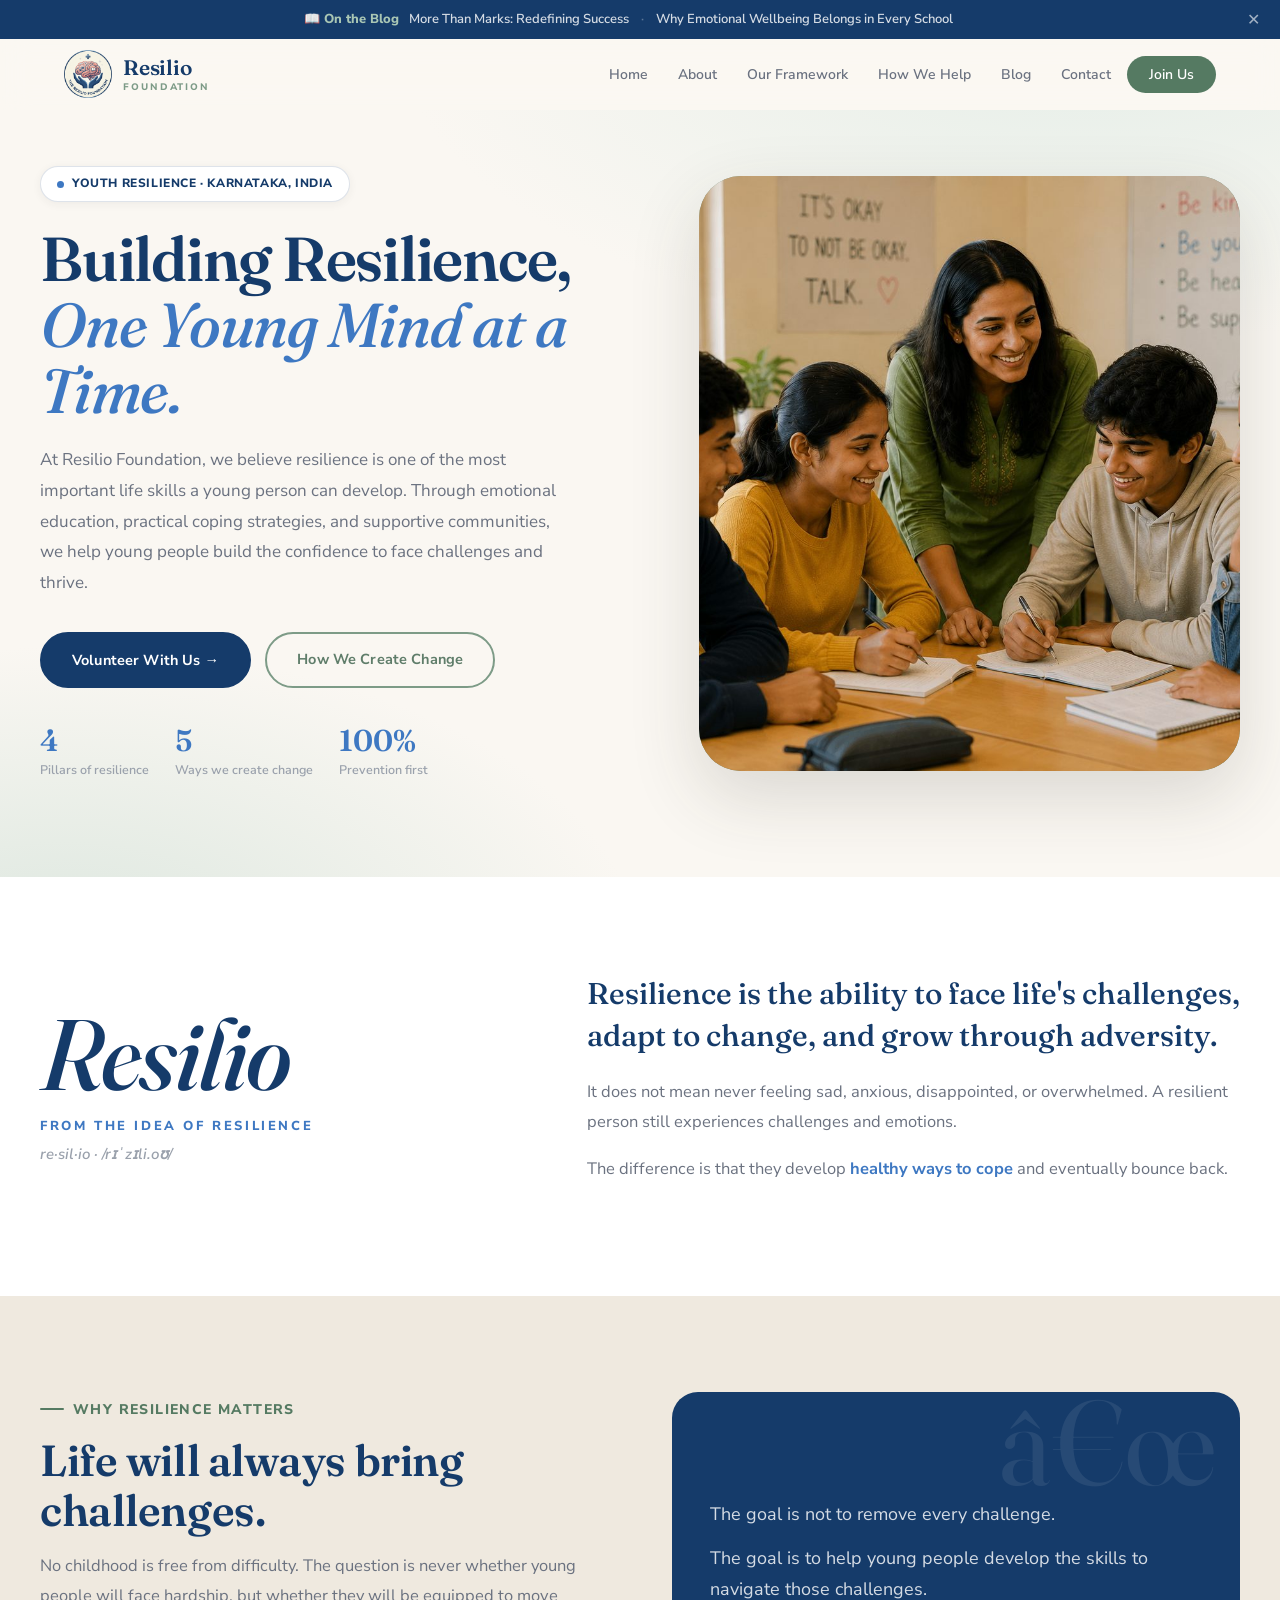
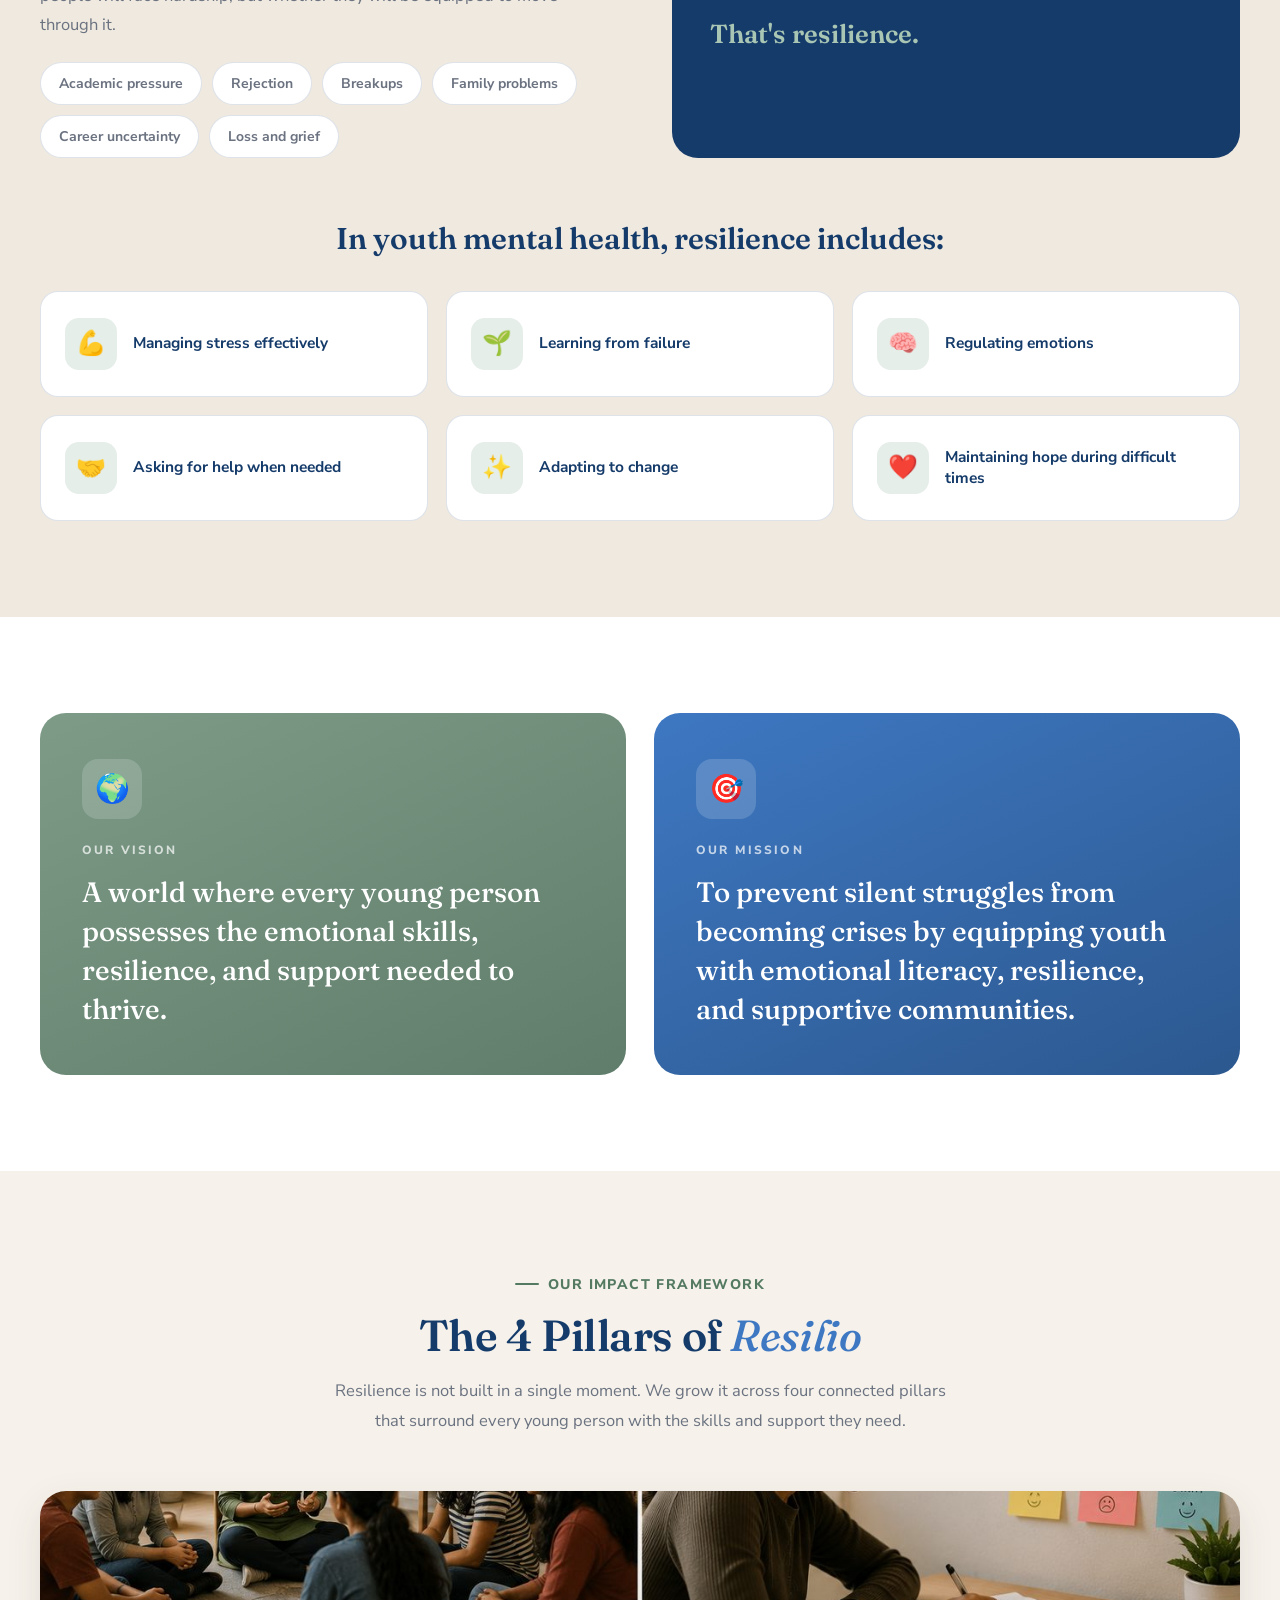
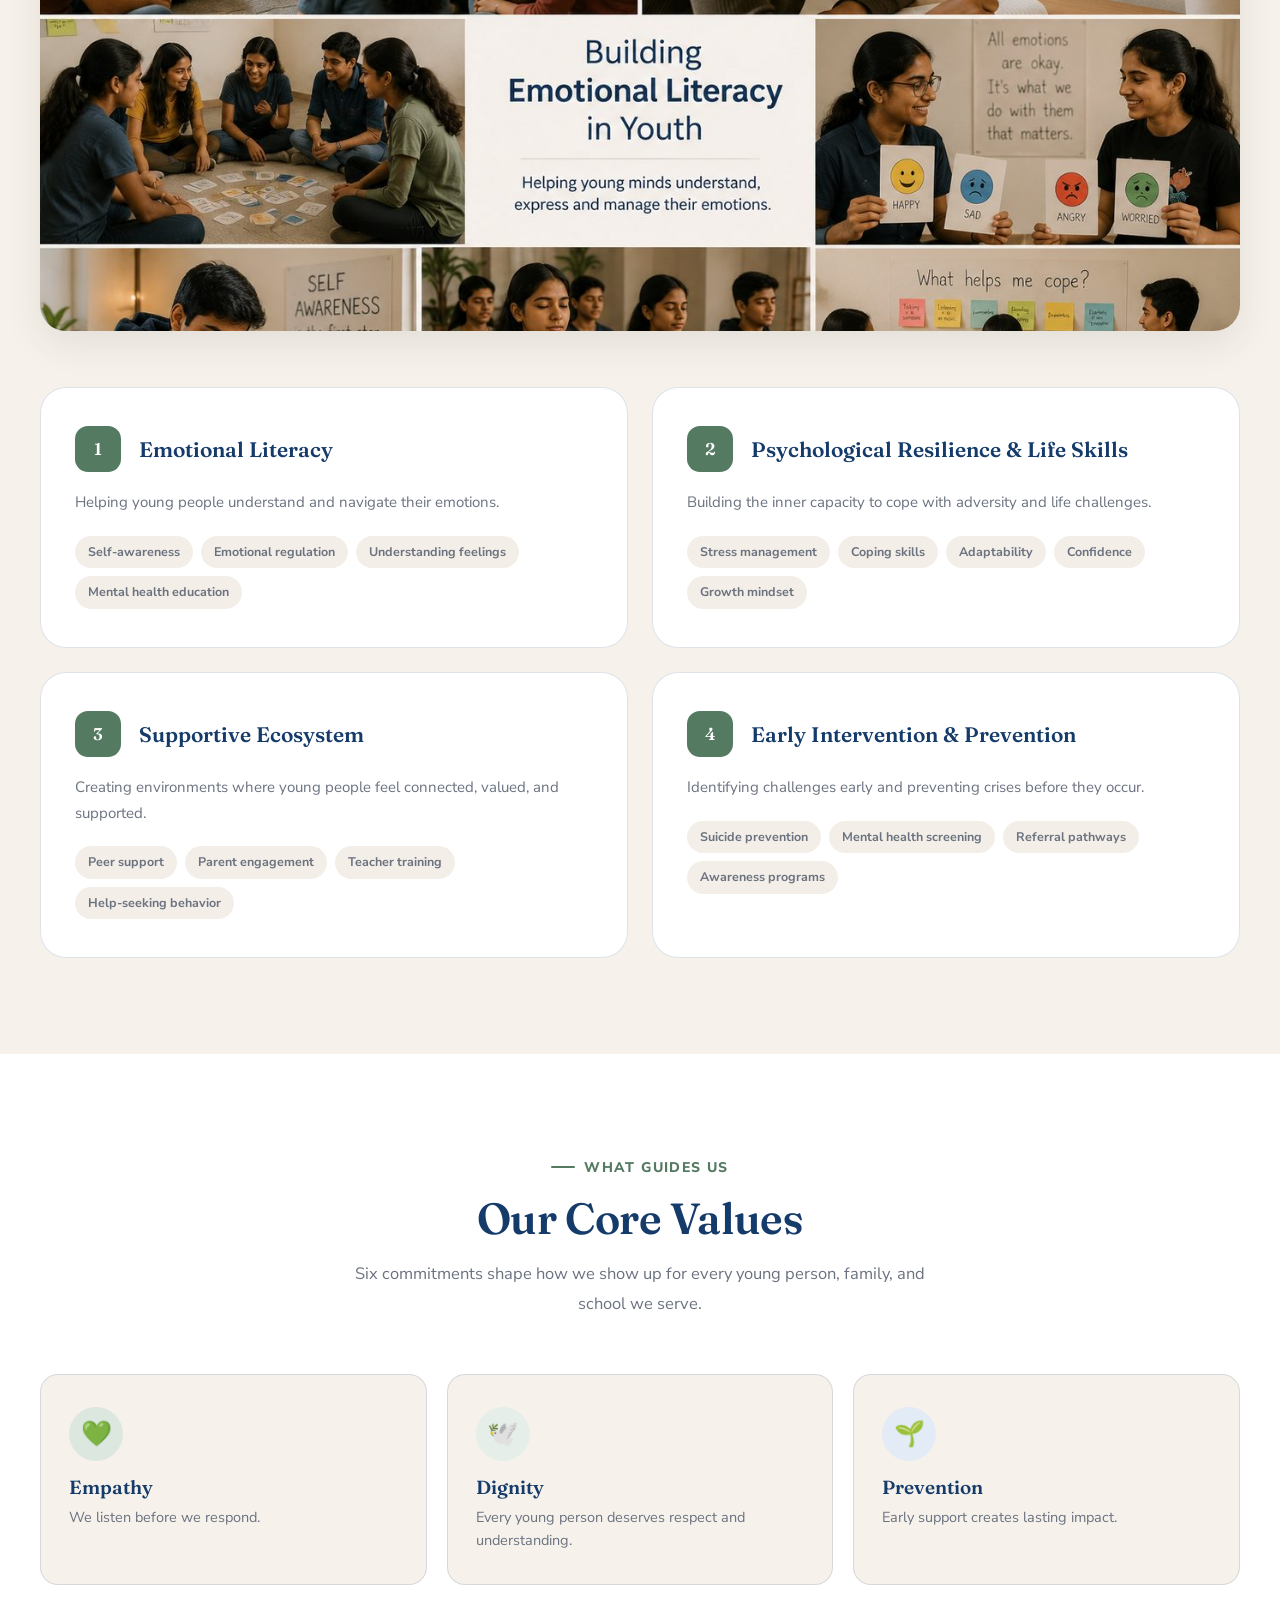
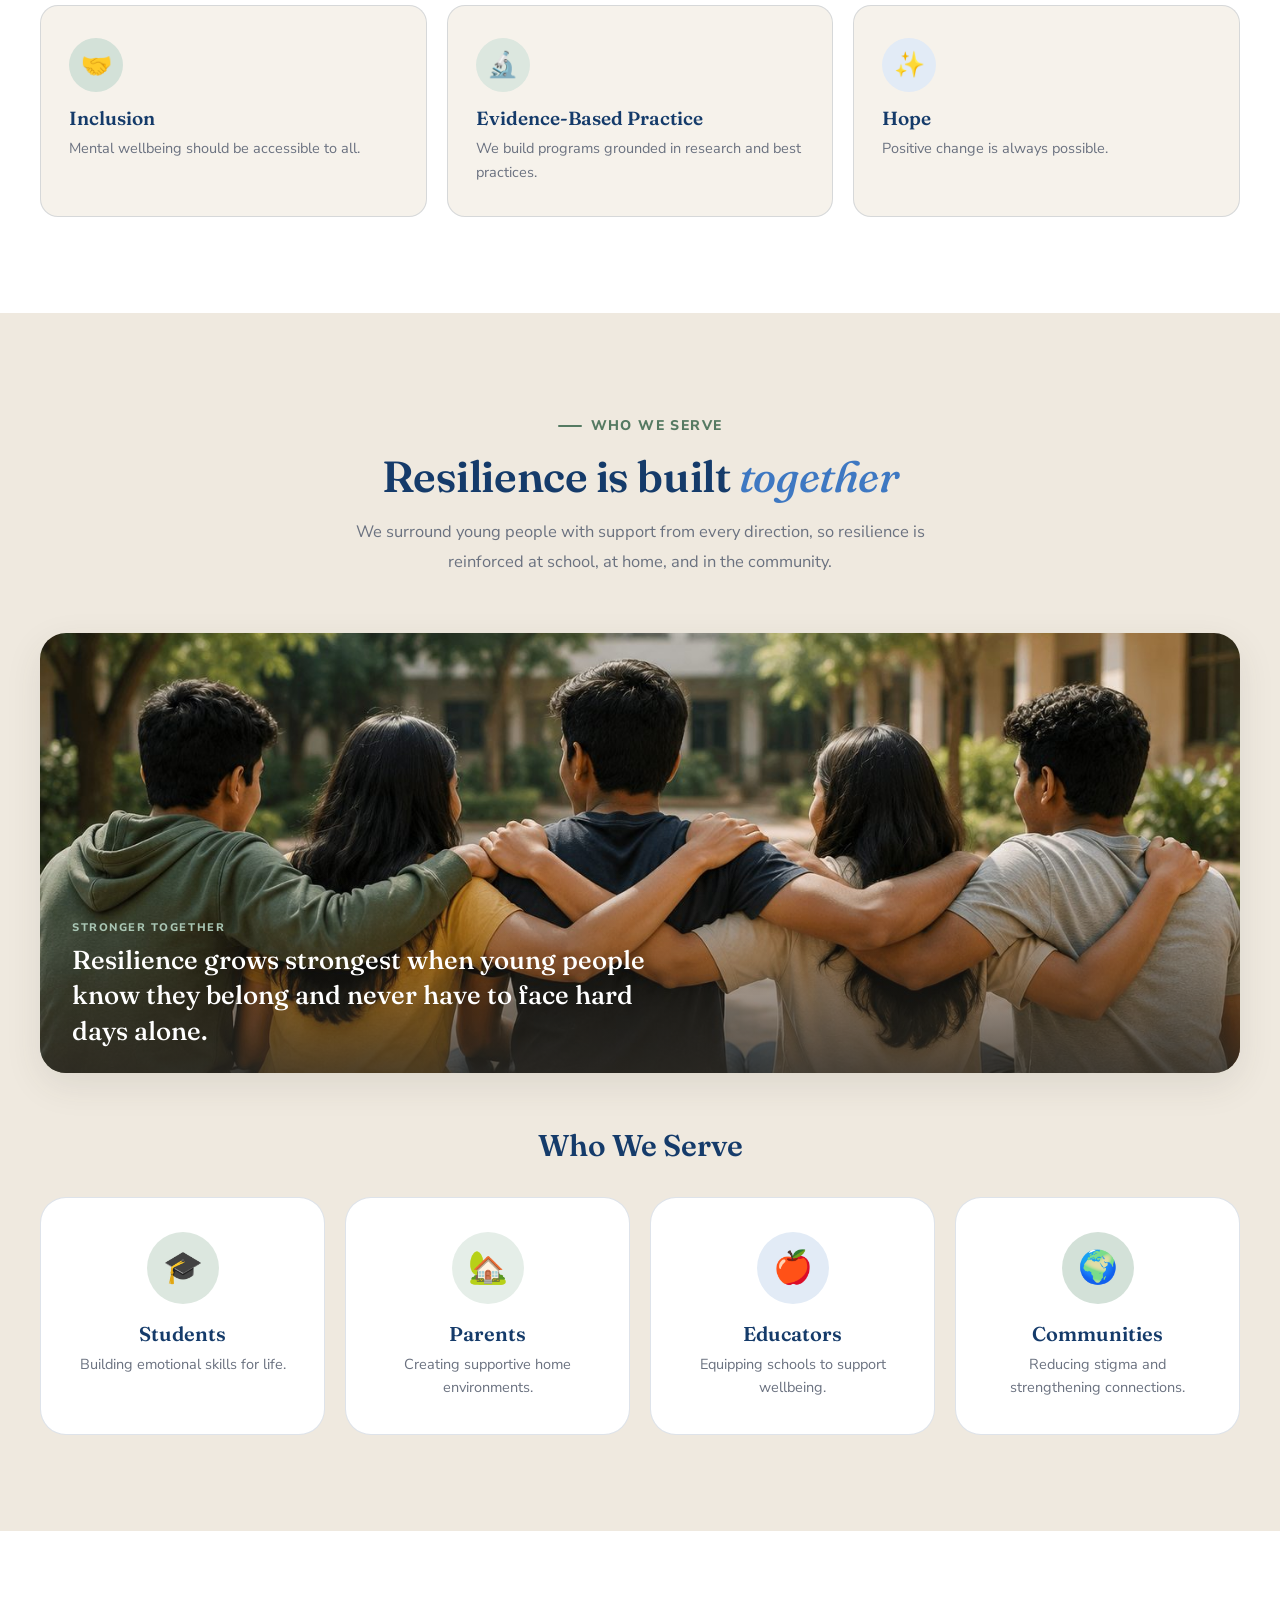
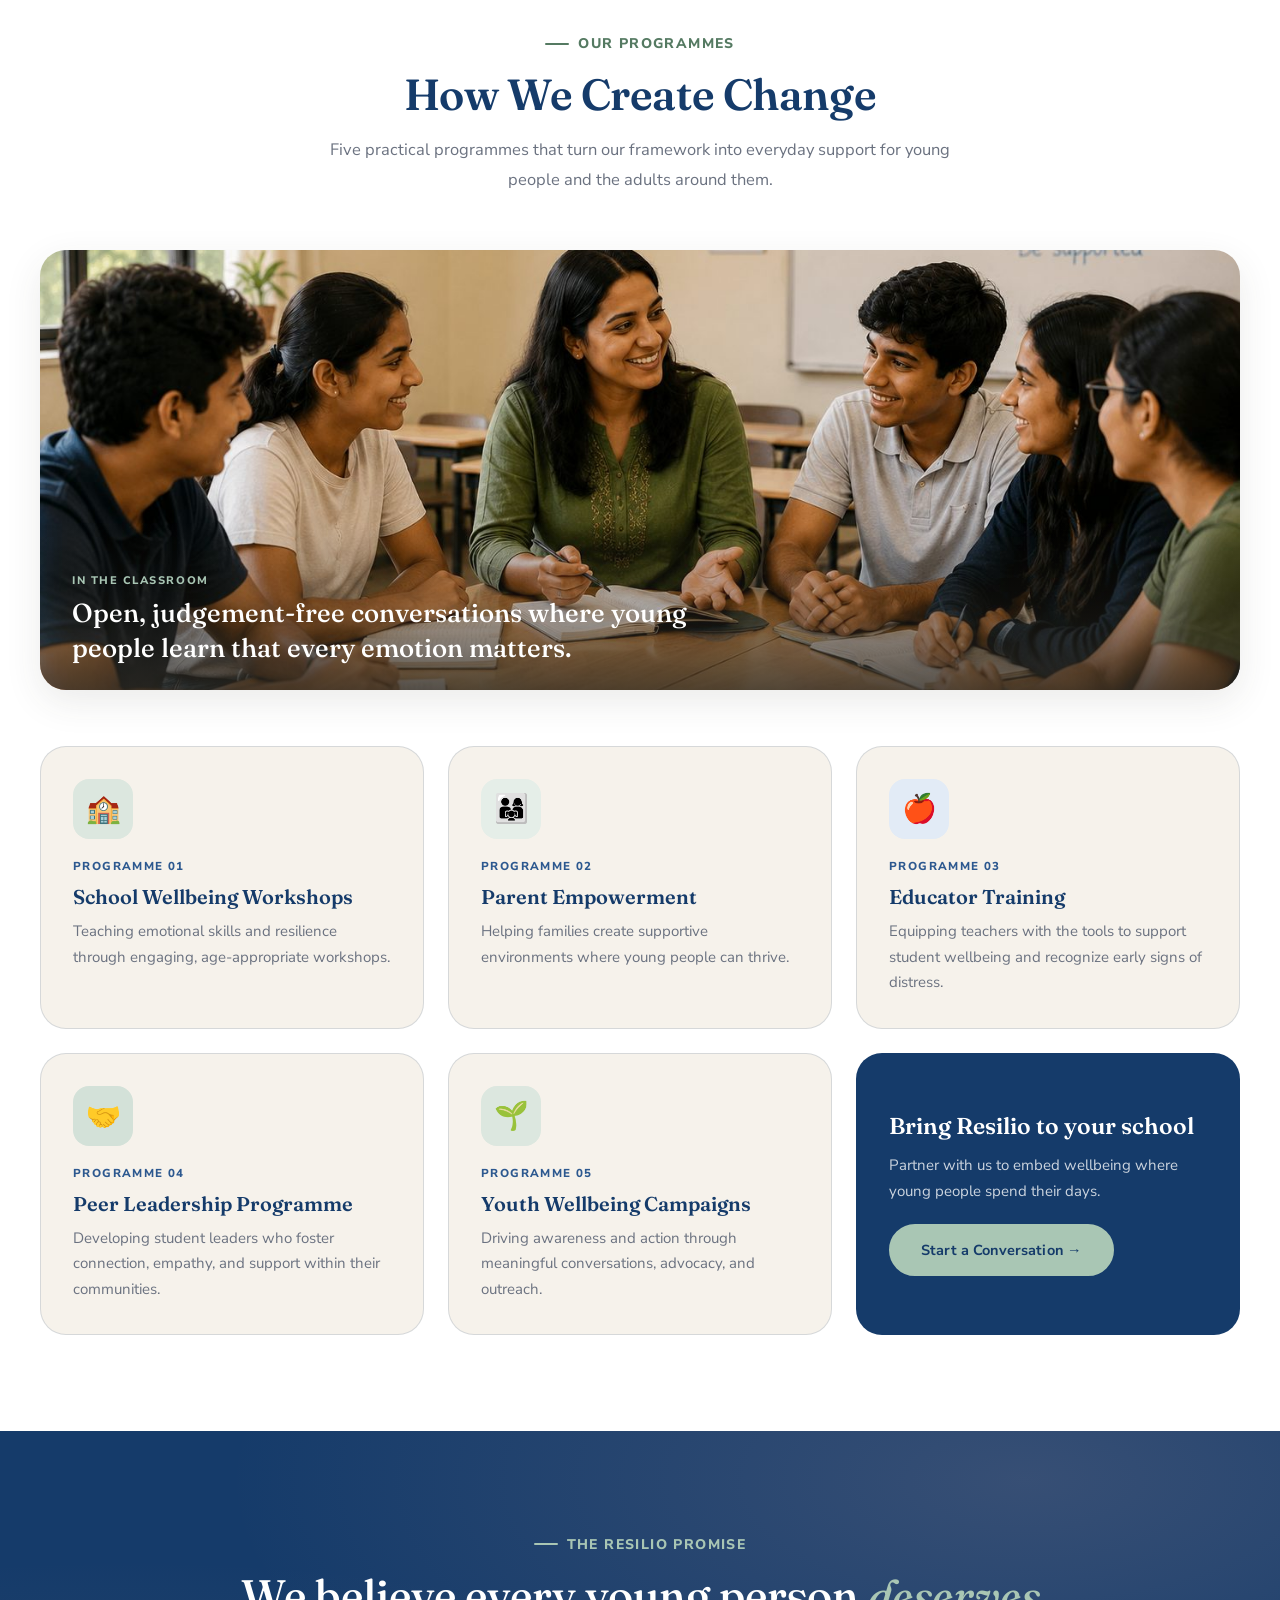
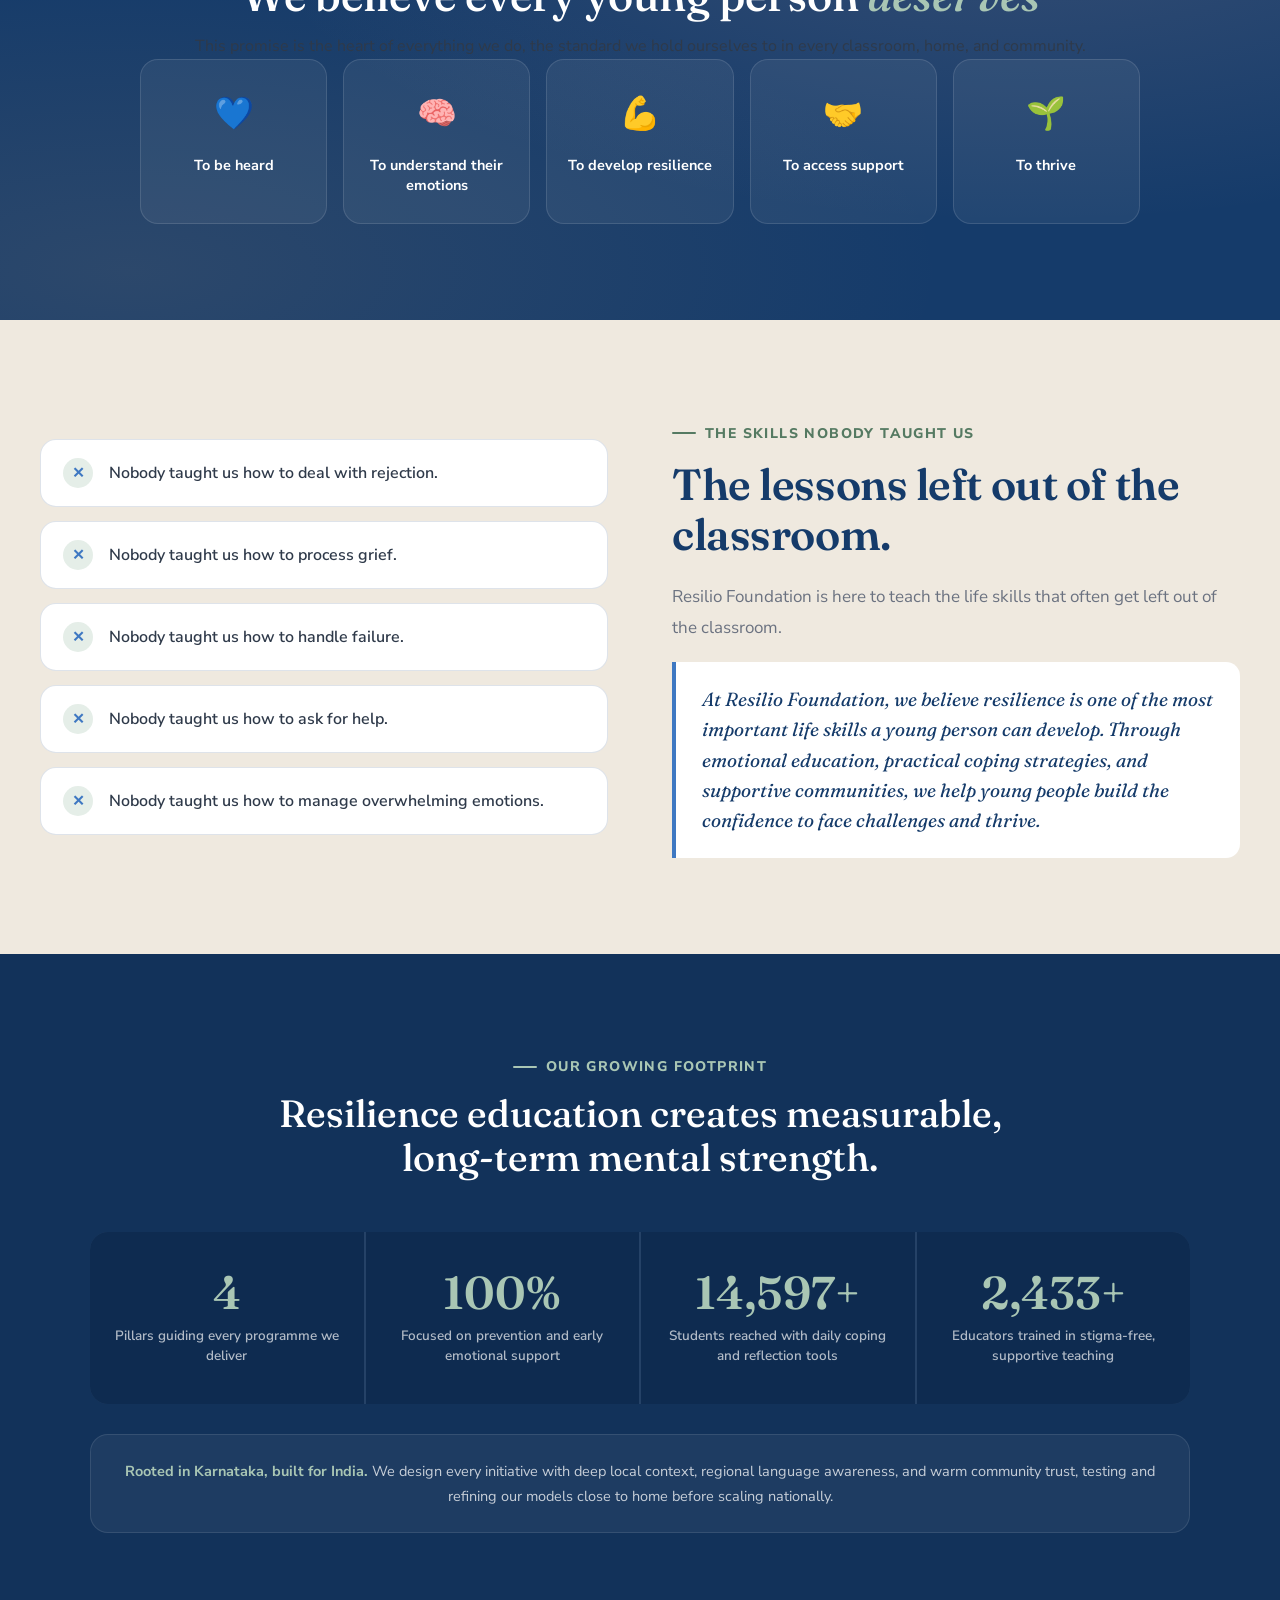
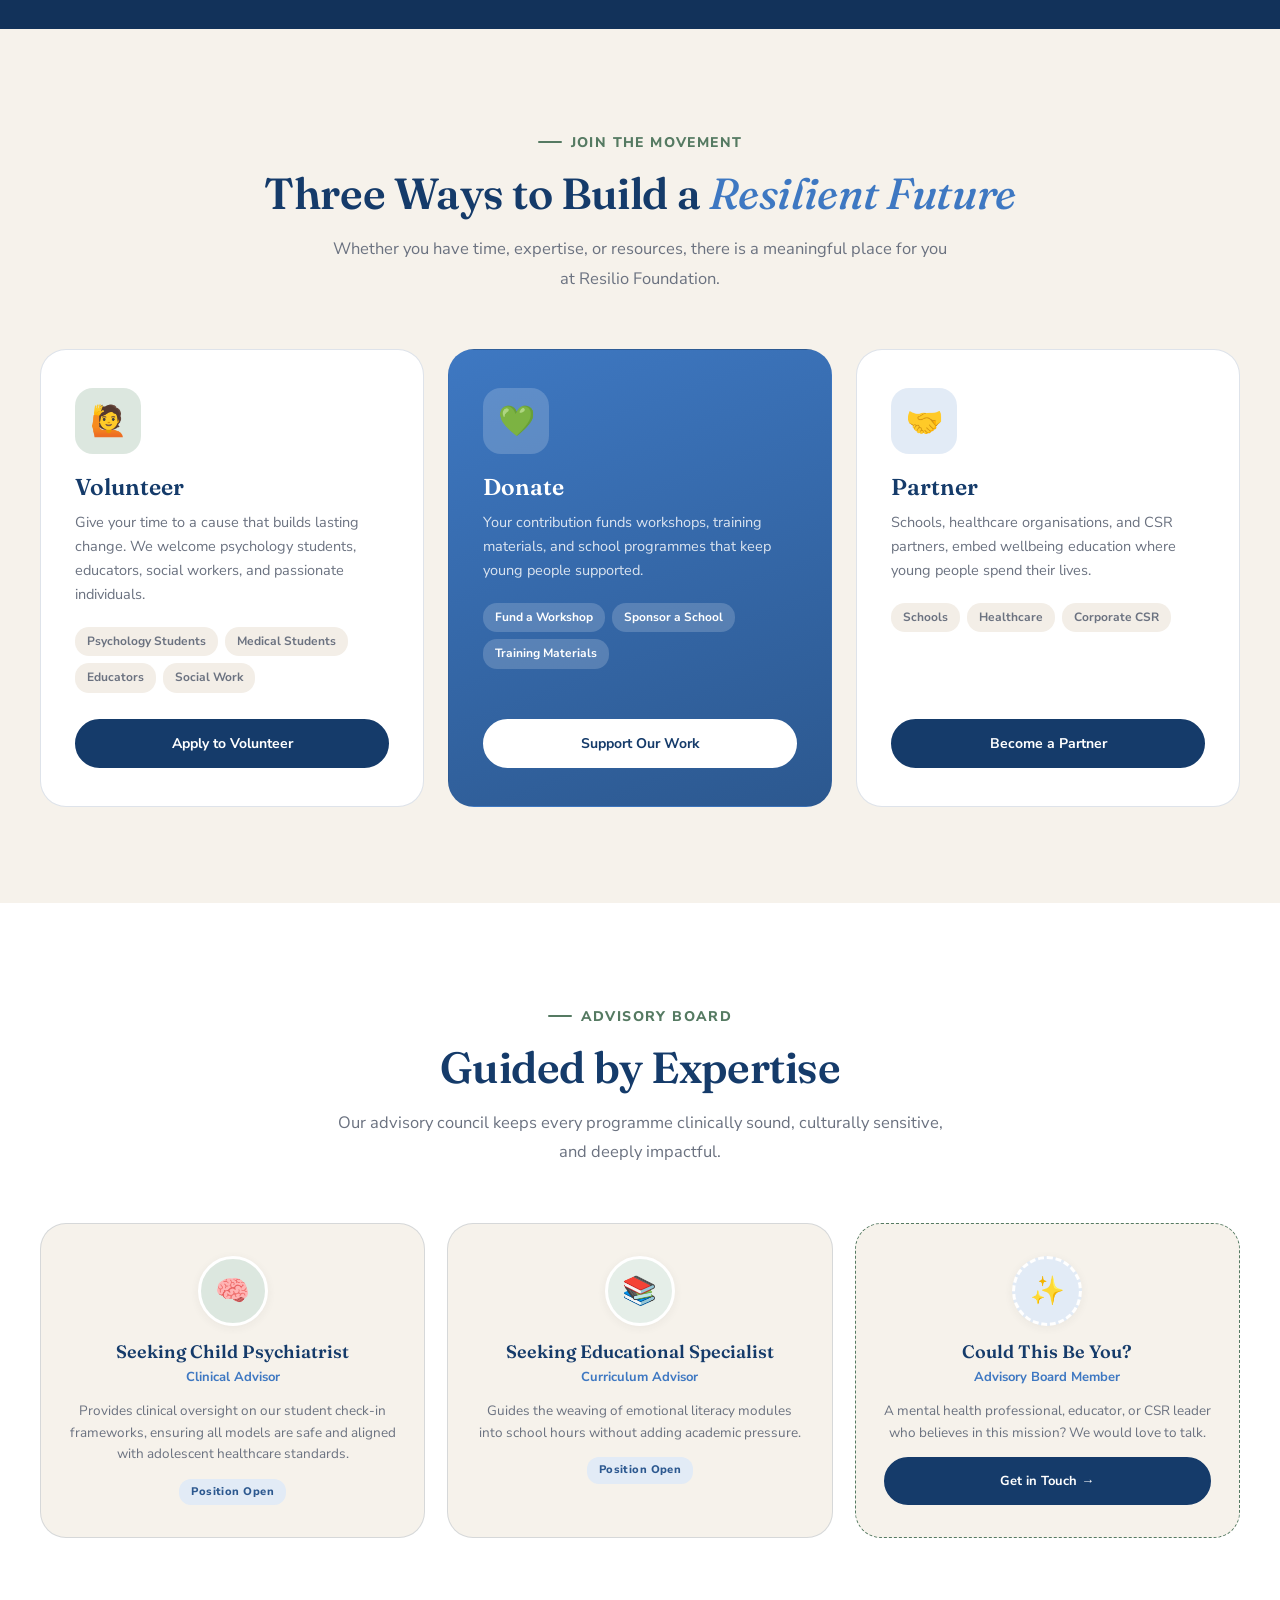
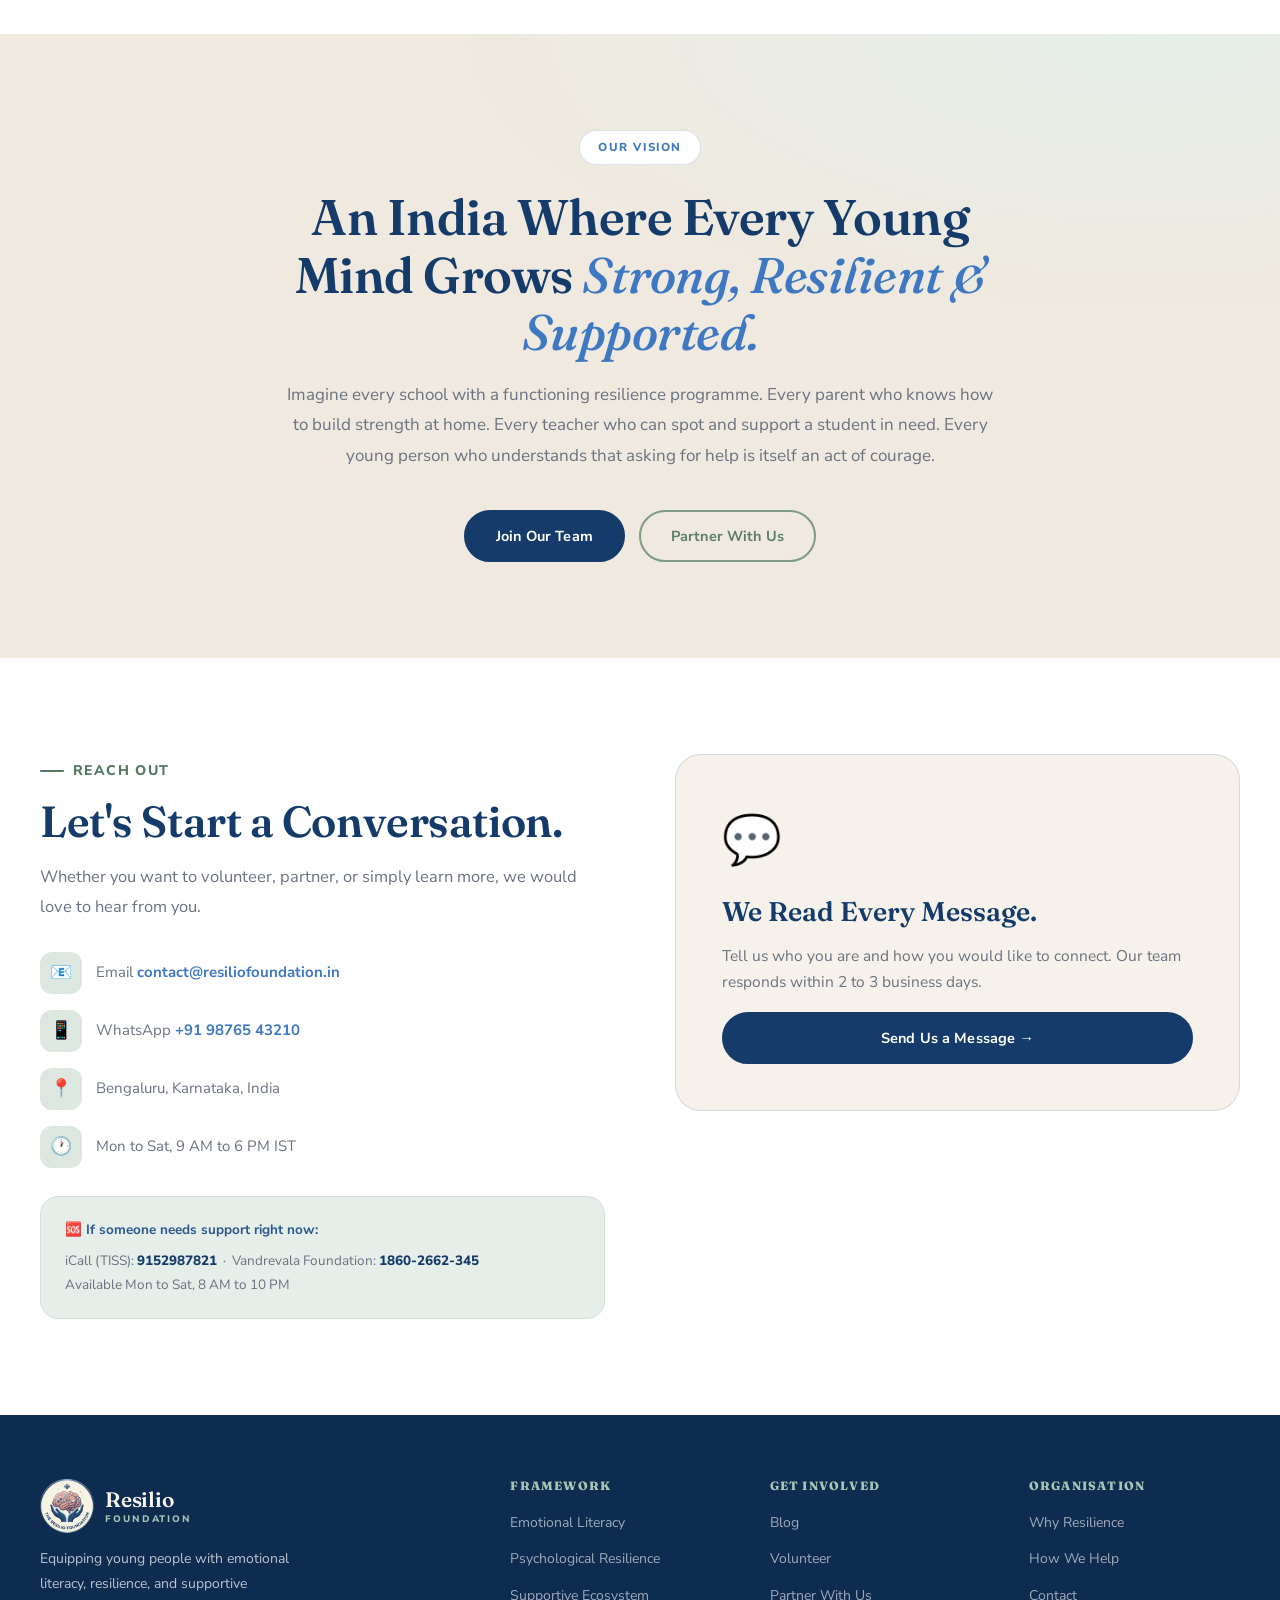
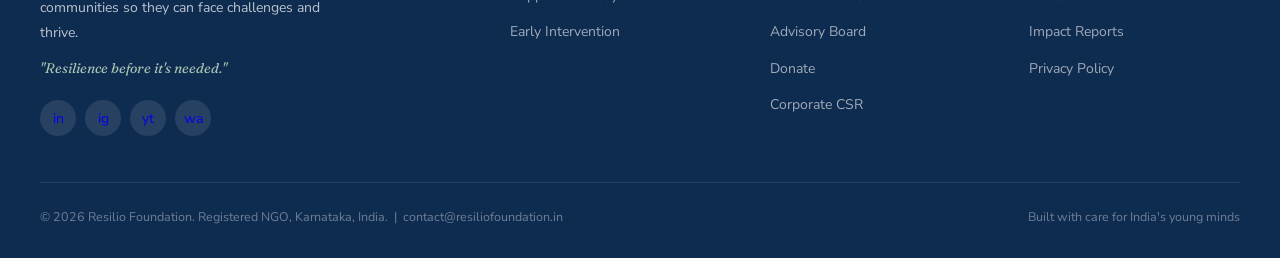
<file: index.html>
<!DOCTYPE html>
<html lang="en">
<head>
  <meta charset="UTF-8">
  <meta name="viewport" content="width=device-width, initial-scale=1.0">
  <title>Resilio Foundation — Building Resilience in Young Minds</title>
  <meta name="description" content="Resilio Foundation equips young people with emotional literacy, resilience, and supportive communities, so they can face life's challenges and thrive. Rooted in Karnataka, built for India.">
  <link rel="preconnect" href="https://fonts.googleapis.com">
  <link rel="preconnect" href="https://fonts.gstatic.com" crossorigin>
  <link href="https://fonts.googleapis.com/css2?family=Fraunces:ital,opsz,wght@0,9..144,400;0,9..144,500;0,9..144,600;0,9..144,700;1,9..144,400;1,9..144,500&family=Nunito+Sans:ital,opsz,wght@0,6..12,300;0,6..12,400;0,6..12,500;0,6..12,600;0,6..12,700;0,6..12,800;0,6..12,900&display=swap" rel="stylesheet">

  <link rel="stylesheet" href="css/style.css">
</head>
<body>


<!-- ══ STICKY HEADER ══ -->
<div class="site-header">

  <!-- Notification bar -->
  <div class="notif-bar" id="notifBar">
    <span class="tag">📖 On the Blog</span>
    <a href="blog-more-than-marks.html">More Than Marks: Redefining Success</a>
    <span class="notif-sep">·</span>
    <a href="blog-wellbeing-in-schools.html">Why Emotional Wellbeing Belongs in Every School</a>
    <button class="notif-close" onclick="closeNotif()" aria-label="Dismiss">✕</button>
  </div>

  <!-- Mobile menu -->
  <div class="mob-menu" id="mobMenu">
    <button class="mob-close" onclick="closeMob()" aria-label="Close">✕</button>
    <a href="index.html" onclick="closeMob()">Home</a>
    <a href="about.html" onclick="closeMob()">About</a>
    <a href="#framework" onclick="closeMob()">Our Framework</a>
    <a href="#change" onclick="closeMob()">How We Help</a>
    <a href="blog.html" onclick="closeMob()">Blog</a>
    <a href="contact.html" onclick="closeMob()">Contact</a>
    <img src="images/logo-badge.png" alt="The Resilio Foundation" style="width:82px;height:82px;margin:6px 0">
    <a href="#" class="btn btn-primary" onclick="openModal('volModal');closeMob()">Join Us</a>
  </div>

  <!-- Nav -->
  <nav id="mainNav">
    <div class="nav-inner">
      <a href="#" class="nav-logo brand-lockup" aria-label="The Resilio Foundation home">
        <img src="images/logo-badge.png" alt="The Resilio Foundation">
        <span class="bl-name">Resilio<small>Foundation</small></span>
      </a>
      <ul class="nav-links">
        <li><a href="index.html">Home</a></li>
        <li><a href="about.html">About</a></li>
        <li><a href="#framework">Our Framework</a></li>
        <li><a href="#change">How We Help</a></li>
        <li><a href="blog.html">Blog</a></li>
        <li><a href="contact.html">Contact</a></li>
        <li><a href="#" class="nav-cta" onclick="openModal('volModal');return false;">Join Us</a></li>
      </ul>
      <button class="nav-burger" onclick="document.getElementById('mobMenu').classList.add('open')" aria-label="Open menu">
        <span></span><span></span><span></span>
      </button>
    </div>
  </nav>

</div><!-- /site-header -->

<!-- ══ HERO ══ -->
<section class="hero">
  <div class="hero-inner">
    <div class="hero-content reveal">
      <div class="hero-badge"><span class="hero-badge-dot"></span>Youth Resilience · Karnataka, India</div>
      <h1 class="hero-title">Building Resilience,<br><em>One Young Mind at a Time.</em></h1>
      <p class="hero-sub">At Resilio Foundation, we believe resilience is one of the most important life skills a young person can develop. Through emotional education, practical coping strategies, and supportive communities, we help young people build the confidence to face challenges and thrive.</p>
      <div class="hero-actions">
        <button class="btn btn-primary" onclick="openModal('volModal')">Volunteer With Us →</button>
        <a href="#change" class="btn btn-outline">How We Create Change</a>
      </div>
      <div class="hero-trust">
        <div class="hero-trust-item">
          <span class="hero-trust-num">4</span>
          <span class="hero-trust-label">Pillars of resilience</span>
        </div>
        <div class="hero-trust-item">
          <span class="hero-trust-num">5</span>
          <span class="hero-trust-label">Ways we create change</span>
        </div>
        <div class="hero-trust-item">
          <span class="hero-trust-num">100%</span>
          <span class="hero-trust-label">Prevention first</span>
        </div>
      </div>
    </div>

    <div class="hero-visual reveal d2">
      <div class="hero-card">
        <img src="images/hero-classroom.jpg" alt="A mentor and young students working together in a supportive classroom, with 'Be kind, be you, be heard, be supported' written on the board">
      </div>
    </div>
  </div>
</section>

<!-- ══ MEANING: What is Resilio ══ -->
<section class="meaning" id="meaning">
  <div class="inner">
    <div class="meaning-grid">
      <div class="reveal">
        <div class="meaning-word">Resilio<span>From the idea of resilience</span></div>
        <div class="meaning-pron">re·sil·io · /rɪˈzɪli.oʊ/</div>
      </div>
      <div class="meaning-text reveal d1">
        <p class="lead">Resilience is the ability to face life's challenges, adapt to change, and grow through adversity.</p>
        <p>It does not mean never feeling sad, anxious, disappointed, or overwhelmed. A resilient person still experiences challenges and emotions.</p>
        <p>The difference is that they develop <span class="accent">healthy ways to cope</span> and eventually bounce back.</p>
      </div>
    </div>
  </div>
</section>

<!-- ══ WHY RESILIENCE MATTERS ══ -->
<section class="why" id="why">
  <div class="inner">
    <div class="why-top">
      <div class="reveal">
        <div class="sec-label">Why Resilience Matters</div>
        <h2 class="sec-title">Life will always bring challenges.</h2>
        <p class="sec-sub">No childhood is free from difficulty. The question is never whether young people will face hardship, but whether they will be equipped to move through it.</p>
        <div class="why-chips">
          <span class="why-chip">Academic pressure</span>
          <span class="why-chip">Rejection</span>
          <span class="why-chip">Breakups</span>
          <span class="why-chip">Family problems</span>
          <span class="why-chip">Career uncertainty</span>
          <span class="why-chip">Loss and grief</span>
        </div>
      </div>
      <div class="why-goal reveal d2">
        <p>The goal is not to remove every challenge.</p>
        <p>The goal is to help young people develop the skills to navigate those challenges.</p>
        <div class="punch">That's resilience.</div>
      </div>
    </div>

    <div class="why-includes-head reveal">
      <h3>In youth mental health, resilience includes:</h3>
    </div>
    <div class="resilience-grid">
      <div class="res-card reveal"><div class="res-emoji">💪</div><p>Managing stress effectively</p></div>
      <div class="res-card reveal d1"><div class="res-emoji">🌱</div><p>Learning from failure</p></div>
      <div class="res-card reveal d2"><div class="res-emoji">🧠</div><p>Regulating emotions</p></div>
      <div class="res-card reveal"><div class="res-emoji">🤝</div><p>Asking for help when needed</p></div>
      <div class="res-card reveal d1"><div class="res-emoji">✨</div><p>Adapting to change</p></div>
      <div class="res-card reveal d2"><div class="res-emoji">❤️</div><p>Maintaining hope during difficult times</p></div>
    </div>
  </div>
</section>

<!-- ══ VISION & MISSION ══ -->
<section class="vm">
  <div class="inner">
    <div class="vm-grid">
      <div class="vm-card vision reveal">
        <div class="vm-icon">🌍</div>
        <span class="vm-tag">Our Vision</span>
        <h3>A world where every young person possesses the emotional skills, resilience, and support needed to thrive.</h3>
      </div>
      <div class="vm-card mission reveal d1">
        <div class="vm-icon">🎯</div>
        <span class="vm-tag">Our Mission</span>
        <h3>To prevent silent struggles from becoming crises by equipping youth with emotional literacy, resilience, and supportive communities.</h3>
      </div>
    </div>
  </div>
</section>

<!-- ══ IMPACT FRAMEWORK: 4 PILLARS ══ -->
<section class="pillars" id="framework">
  <div class="inner">
    <div class="sec-head c">
      <div class="sec-label">Our Impact Framework</div>
      <h2 class="sec-title">The 4 Pillars of <em>Resilio</em></h2>
      <p class="sec-sub">Resilience is not built in a single moment. We grow it across four connected pillars that surround every young person with the skills and support they need.</p>
    </div>
    <div class="photo-band reveal">
      <img src="images/emotional-literacy.jpg" alt="Young people learning to name and express their emotions through group activities, journalling, and reflection">
    </div>
    <div class="pillars-grid">
      <div class="pillar-card pc-1 reveal">
        <div class="pillar-top">
          <div class="pillar-num">1</div>
          <h3>Emotional Literacy</h3>
        </div>
        <p>Helping young people understand and navigate their emotions.</p>
        <div class="pillar-tags">
          <span class="pillar-tag">Self-awareness</span>
          <span class="pillar-tag">Emotional regulation</span>
          <span class="pillar-tag">Understanding feelings</span>
          <span class="pillar-tag">Mental health education</span>
        </div>
      </div>
      <div class="pillar-card pc-2 reveal d1">
        <div class="pillar-top">
          <div class="pillar-num">2</div>
          <h3>Psychological Resilience &amp; Life Skills</h3>
        </div>
        <p>Building the inner capacity to cope with adversity and life challenges.</p>
        <div class="pillar-tags">
          <span class="pillar-tag">Stress management</span>
          <span class="pillar-tag">Coping skills</span>
          <span class="pillar-tag">Adaptability</span>
          <span class="pillar-tag">Confidence</span>
          <span class="pillar-tag">Growth mindset</span>
        </div>
      </div>
      <div class="pillar-card pc-3 reveal d2">
        <div class="pillar-top">
          <div class="pillar-num">3</div>
          <h3>Supportive Ecosystem</h3>
        </div>
        <p>Creating environments where young people feel connected, valued, and supported.</p>
        <div class="pillar-tags">
          <span class="pillar-tag">Peer support</span>
          <span class="pillar-tag">Parent engagement</span>
          <span class="pillar-tag">Teacher training</span>
          <span class="pillar-tag">Help-seeking behavior</span>
        </div>
      </div>
      <div class="pillar-card pc-4 reveal d3">
        <div class="pillar-top">
          <div class="pillar-num">4</div>
          <h3>Early Intervention &amp; Prevention</h3>
        </div>
        <p>Identifying challenges early and preventing crises before they occur.</p>
        <div class="pillar-tags">
          <span class="pillar-tag">Suicide prevention</span>
          <span class="pillar-tag">Mental health screening</span>
          <span class="pillar-tag">Referral pathways</span>
          <span class="pillar-tag">Awareness programs</span>
        </div>
      </div>
    </div>
  </div>
</section>

<!-- ══ CORE VALUES ══ -->
<section class="values">
  <div class="inner">
    <div class="sec-head c">
      <div class="sec-label">What Guides Us</div>
      <h2 class="sec-title">Our Core Values</h2>
      <p class="sec-sub">Six commitments shape how we show up for every young person, family, and school we serve.</p>
    </div>
    <div class="values-grid">
      <div class="value-card reveal">
        <div class="value-icon" style="background:var(--sage-soft)">💚</div>
        <h4>Empathy</h4>
        <p>We listen before we respond.</p>
      </div>
      <div class="value-card reveal d1">
        <div class="value-icon" style="background:var(--rose-soft)">🕊️</div>
        <h4>Dignity</h4>
        <p>Every young person deserves respect and understanding.</p>
      </div>
      <div class="value-card reveal d2">
        <div class="value-icon" style="background:var(--oak-soft)">🌱</div>
        <h4>Prevention</h4>
        <p>Early support creates lasting impact.</p>
      </div>
      <div class="value-card reveal">
        <div class="value-icon" style="background:var(--rose-light)">🤝</div>
        <h4>Inclusion</h4>
        <p>Mental wellbeing should be accessible to all.</p>
      </div>
      <div class="value-card reveal d1">
        <div class="value-icon" style="background:var(--sage-soft)">🔬</div>
        <h4>Evidence-Based Practice</h4>
        <p>We build programs grounded in research and best practices.</p>
      </div>
      <div class="value-card reveal d2">
        <div class="value-icon" style="background:var(--oak-soft)">✨</div>
        <h4>Hope</h4>
        <p>Positive change is always possible.</p>
      </div>
    </div>
  </div>
</section>

<!-- ══ WHO WE SERVE ══ -->
<section class="serve">
  <div class="inner">
    <div class="sec-head c">
      <div class="sec-label">Who We Serve</div>
      <h2 class="sec-title">Resilience is built <em>together</em></h2>
      <p class="sec-sub">We surround young people with support from every direction, so resilience is reinforced at school, at home, and in the community.</p>
    </div>
    <div class="photo-band reveal">
      <img src="images/community-support.jpg" alt="Five young people sitting together with arms around each other's shoulders in a school courtyard">
      <div class="pb-caption">
        <span class="pb-tag">Stronger Together</span>
        <p>Resilience grows strongest when young people know they belong and never have to face hard days alone.</p>
      </div>
    </div>
    <div class="why-includes-head reveal">
      <h3>Who We Serve</h3>
    </div>
    <div class="serve-grid">
      <div class="serve-card reveal">
        <div class="serve-emoji">🎓</div>
        <h4>Students</h4>
        <p>Building emotional skills for life.</p>
      </div>
      <div class="serve-card reveal d1">
        <div class="serve-emoji">🏡</div>
        <h4>Parents</h4>
        <p>Creating supportive home environments.</p>
      </div>
      <div class="serve-card reveal d2">
        <div class="serve-emoji">🍎</div>
        <h4>Educators</h4>
        <p>Equipping schools to support wellbeing.</p>
      </div>
      <div class="serve-card reveal d3">
        <div class="serve-emoji">🌍</div>
        <h4>Communities</h4>
        <p>Reducing stigma and strengthening connections.</p>
      </div>
    </div>
  </div>
</section>

<!-- ══ HOW WE CREATE CHANGE ══ -->
<section class="change" id="change">
  <div class="inner">
    <div class="sec-head c">
      <div class="sec-label">Our Programmes</div>
      <h2 class="sec-title">How We Create Change</h2>
      <p class="sec-sub">Five practical programmes that turn our framework into everyday support for young people and the adults around them.</p>
    </div>
    <div class="photo-band reveal">
      <img src="images/workshop-discussion.jpg" alt="A facilitator leading a wellbeing workshop with students gathered around a table, 'Emotions matter' written on the board">
      <div class="pb-caption">
        <span class="pb-tag">In the Classroom</span>
        <p>Open, judgement-free conversations where young people learn that every emotion matters.</p>
      </div>
    </div>
    <div class="change-grid">
      <div class="change-card reveal">
        <div class="change-icon">🏫</div>
        <div class="change-num">Programme 01</div>
        <h3>School Wellbeing Workshops</h3>
        <p>Teaching emotional skills and resilience through engaging, age-appropriate workshops.</p>
      </div>
      <div class="change-card reveal d1">
        <div class="change-icon" style="background:var(--rose-soft)">👨‍👩‍👧</div>
        <div class="change-num">Programme 02</div>
        <h3>Parent Empowerment</h3>
        <p>Helping families create supportive environments where young people can thrive.</p>
      </div>
      <div class="change-card reveal d2">
        <div class="change-icon" style="background:var(--oak-soft)">🍎</div>
        <div class="change-num">Programme 03</div>
        <h3>Educator Training</h3>
        <p>Equipping teachers with the tools to support student wellbeing and recognize early signs of distress.</p>
      </div>
      <div class="change-card reveal">
        <div class="change-icon" style="background:var(--rose-light)">🤝</div>
        <div class="change-num">Programme 04</div>
        <h3>Peer Leadership Programme</h3>
        <p>Developing student leaders who foster connection, empathy, and support within their communities.</p>
      </div>
      <div class="change-card reveal d1">
        <div class="change-icon">🌱</div>
        <div class="change-num">Programme 05</div>
        <h3>Youth Wellbeing Campaigns</h3>
        <p>Driving awareness and action through meaningful conversations, advocacy, and outreach.</p>
      </div>
      <div class="change-card reveal d2" style="background:var(--sage-deep);border-color:transparent;display:flex;flex-direction:column;justify-content:center">
        <h3 style="color:#fff;font-size:23px;margin-bottom:12px">Bring Resilio to your school</h3>
        <p style="color:rgba(255,255,255,0.78);margin-bottom:20px">Partner with us to embed wellbeing where young people spend their days.</p>
        <button class="btn btn-soft" style="align-self:flex-start" onclick="openModal('contactModal')">Start a Conversation →</button>
      </div>
    </div>
  </div>
</section>

<!-- ══ THE RESILIO PROMISE ══ -->
<section class="promise">
  <div class="promise-inner">
    <div class="reveal">
      <div class="sec-label">The Resilio Promise</div>
      <h2>We believe every young person <em>deserves</em></h2>
      <p>This promise is the heart of everything we do, the standard we hold ourselves to in every classroom, home, and community.</p>
    </div>
    <div class="promise-grid">
      <div class="promise-item reveal"><span class="promise-emoji">💙</span><p>To be heard</p></div>
      <div class="promise-item reveal d1"><span class="promise-emoji">🧠</span><p>To understand their emotions</p></div>
      <div class="promise-item reveal d2"><span class="promise-emoji">💪</span><p>To develop resilience</p></div>
      <div class="promise-item reveal d3"><span class="promise-emoji">🤝</span><p>To access support</p></div>
      <div class="promise-item reveal d4"><span class="promise-emoji">🌱</span><p>To thrive</p></div>
    </div>
  </div>
</section>

<!-- ══ THE SKILLS NOBODY TAUGHT US ══ -->
<section class="skills">
  <div class="inner">
    <div class="skills-grid">
      <div class="skills-list reveal">
        <div class="skill-line"><div class="skill-x">✕</div><p>Nobody taught us how to deal with rejection.</p></div>
        <div class="skill-line"><div class="skill-x">✕</div><p>Nobody taught us how to process grief.</p></div>
        <div class="skill-line"><div class="skill-x">✕</div><p>Nobody taught us how to handle failure.</p></div>
        <div class="skill-line"><div class="skill-x">✕</div><p>Nobody taught us how to ask for help.</p></div>
        <div class="skill-line"><div class="skill-x">✕</div><p>Nobody taught us how to manage overwhelming emotions.</p></div>
      </div>
      <div class="skills-text reveal d1">
        <div class="sec-label">The Skills Nobody Taught Us</div>
        <h2 class="sec-title">The lessons left out of the classroom.</h2>
        <p>Resilio Foundation is here to teach the life skills that often get left out of the classroom.</p>
        <div class="closing">At Resilio Foundation, we believe resilience is one of the most important life skills a young person can develop. Through emotional education, practical coping strategies, and supportive communities, we help young people build the confidence to face challenges and thrive.</div>
      </div>
    </div>
  </div>
</section>

<!-- ══ IMPACT STATS ══ -->
<section class="impact">
  <div class="impact-inner">
    <div class="impact-head reveal">
      <div class="sec-label">Our Growing Footprint</div>
      <h2>Resilience education creates measurable,<br>long-term mental strength.</h2>
    </div>
    <div class="impact-grid">
      <div class="impact-item reveal">
        <div class="impact-num">4</div>
        <div class="impact-label">Pillars guiding every programme we deliver</div>
      </div>
      <div class="impact-item reveal d1">
        <div class="impact-num">100%</div>
        <div class="impact-label">Focused on prevention and early emotional support</div>
      </div>
      <div class="impact-item reveal d2">
        <div class="impact-num" data-target="15000">0</div>
        <div class="impact-label">Students reached with daily coping and reflection tools</div>
      </div>
      <div class="impact-item reveal d3">
        <div class="impact-num" data-target="2500">0</div>
        <div class="impact-label">Educators trained in stigma-free, supportive teaching</div>
      </div>
    </div>
    <div class="impact-note reveal">
      <strong>Rooted in Karnataka, built for India.</strong> We design every initiative with deep local context, regional language awareness, and warm community trust, testing and refining our models close to home before scaling nationally.
    </div>
  </div>
</section>

<!-- ══ GET INVOLVED ══ -->
<section class="involved" id="involved">
  <div class="inner">
    <div class="sec-head c">
      <div class="sec-label">Join the Movement</div>
      <h2 class="sec-title">Three Ways to Build a <em>Resilient Future</em></h2>
      <p class="sec-sub">Whether you have time, expertise, or resources, there is a meaningful place for you at Resilio Foundation.</p>
    </div>
    <div class="involved-grid">
      <div class="inv-card reveal">
        <div class="inv-icon">🙋</div>
        <h3>Volunteer</h3>
        <p>Give your time to a cause that builds lasting change. We welcome psychology students, educators, social workers, and passionate individuals.</p>
        <div class="inv-tags">
          <span class="inv-tag">Psychology Students</span>
          <span class="inv-tag">Medical Students</span>
          <span class="inv-tag">Educators</span>
          <span class="inv-tag">Social Work</span>
        </div>
        <button class="btn-card" onclick="openModal('volModal')">Apply to Volunteer</button>
      </div>
      <div class="inv-card feat reveal d1">
        <div class="inv-icon">💚</div>
        <h3>Donate</h3>
        <p>Your contribution funds workshops, training materials, and school programmes that keep young people supported.</p>
        <div class="inv-tags">
          <span class="inv-tag">Fund a Workshop</span>
          <span class="inv-tag">Sponsor a School</span>
          <span class="inv-tag">Training Materials</span>
        </div>
        <button class="btn-card" onclick="openModal('contactModal')">Support Our Work</button>
      </div>
      <div class="inv-card reveal d2">
        <div class="inv-icon" style="background:var(--oak-soft)">🤝</div>
        <h3>Partner</h3>
        <p>Schools, healthcare organisations, and CSR partners, embed wellbeing education where young people spend their lives.</p>
        <div class="inv-tags">
          <span class="inv-tag">Schools</span>
          <span class="inv-tag">Healthcare</span>
          <span class="inv-tag">Corporate CSR</span>
        </div>
        <button class="btn-card" onclick="openModal('contactModal')">Become a Partner</button>
      </div>
    </div>
  </div>
</section>

<!-- ══ ADVISORY BOARD ══ -->
<section class="advisory" id="advisory">
  <div class="inner">
    <div class="sec-head c">
      <div class="sec-label">Advisory Board</div>
      <h2 class="sec-title">Guided by Expertise</h2>
      <p class="sec-sub">Our advisory council keeps every programme clinically sound, culturally sensitive, and deeply impactful.</p>
    </div>
    <div class="advisory-grid">
      <div class="adv-card reveal">
        <div class="adv-avatar">🧠</div>
        <h4>Seeking Child Psychiatrist</h4>
        <div class="adv-role">Clinical Advisor</div>
        <p>Provides clinical oversight on our student check-in frameworks, ensuring all models are safe and aligned with adolescent healthcare standards.</p>
        <span class="adv-badge">Position Open</span>
      </div>
      <div class="adv-card reveal d1">
        <div class="adv-avatar" style="background:var(--rose-soft)">📚</div>
        <h4>Seeking Educational Specialist</h4>
        <div class="adv-role">Curriculum Advisor</div>
        <p>Guides the weaving of emotional literacy modules into school hours without adding academic pressure.</p>
        <span class="adv-badge">Position Open</span>
      </div>
      <div class="adv-card reveal d2" style="border:1.5px dashed var(--oak)">
        <div class="adv-avatar" style="background:var(--oak-soft);border-style:dashed">✨</div>
        <h4>Could This Be You?</h4>
        <div class="adv-role">Advisory Board Member</div>
        <p>A mental health professional, educator, or CSR leader who believes in this mission? We would love to talk.</p>
        <button class="btn-card" style="margin-top:14px;font-size:13px" onclick="openModal('contactModal')">Get in Touch →</button>
      </div>
    </div>
  </div>
</section>

<!-- ══ VISION CTA ══ -->
<section class="cta">
  <div class="cta-inner reveal">
    <div class="cta-chip">Our Vision</div>
    <h2>An India Where Every Young Mind Grows <em>Strong, Resilient &amp; Supported.</em></h2>
    <p>Imagine every school with a functioning resilience programme. Every parent who knows how to build strength at home. Every teacher who can spot and support a student in need. Every young person who understands that asking for help is itself an act of courage.</p>
    <div class="cta-btns">
      <button class="btn btn-primary" onclick="openModal('volModal')">Join Our Team</button>
      <button class="btn btn-outline" onclick="openModal('contactModal')">Partner With Us</button>
    </div>
  </div>
</section>

<!-- ══ CONTACT ══ -->
<section class="contact" id="contact">
  <div class="inner">
    <div class="contact-grid">
      <div class="contact-info reveal">
        <div class="sec-label">Reach Out</div>
        <h2 class="sec-title">Let's Start a Conversation.</h2>
        <p class="lead">Whether you want to volunteer, partner, or simply learn more, we would love to hear from you.</p>
        <div class="contact-items">
          <div class="contact-item">
            <div class="ci-icon">📧</div>
            <span>Email <a href="mailto:contact@resiliofoundation.in">contact@resiliofoundation.in</a></span>
          </div>
          <div class="contact-item">
            <div class="ci-icon">📱</div>
            <span>WhatsApp <a href="https://wa.me/919876543210">+91 98765 43210</a></span>
          </div>
          <div class="contact-item">
            <div class="ci-icon">📍</div>
            <span>Bengaluru, Karnataka, India</span>
          </div>
          <div class="contact-item">
            <div class="ci-icon">🕐</div>
            <span>Mon to Sat, 9 AM to 6 PM IST</span>
          </div>
        </div>
        <div class="helpline-box">
          <strong>🆘 If someone needs support right now:</strong>
          <p>iCall (TISS): <span>9152987821</span> &nbsp;·&nbsp; Vandrevala Foundation: <span>1860-2662-345</span><br>Available Mon to Sat, 8 AM to 10 PM</p>
        </div>
      </div>
      <div class="reveal d2">
        <div class="contact-cta-box">
          <div class="emoji">💬</div>
          <h3>We Read Every Message.</h3>
          <p>Tell us who you are and how you would like to connect. Our team responds within 2 to 3 business days.</p>
          <button class="btn btn-primary" onclick="openModal('contactModal')" style="width:100%;justify-content:center">Send Us a Message →</button>
        </div>
      </div>
    </div>
  </div>
</section>

<!-- ══ FOOTER ══ -->
<footer>
  <div class="footer-inner">
    <div class="footer-grid">
      <div class="footer-brand">
        <div class="brand-lockup">
          <img src="images/logo-badge.png" alt="The Resilio Foundation">
          <span class="bl-name">Resilio<small>Foundation</small></span>
        </div>
        <p>Equipping young people with emotional literacy, resilience, and supportive communities so they can face challenges and thrive.</p>
        <div class="footer-tagline">"Resilience before it's needed."</div>
        <div class="footer-social">
          <a href="#" title="LinkedIn">in</a>
          <a href="#" title="Instagram">ig</a>
          <a href="#" title="YouTube">yt</a>
          <a href="#" title="WhatsApp">wa</a>
        </div>
      </div>
      <div class="footer-col">
        <h5>Framework</h5>
        <ul>
          <li><a href="#framework">Emotional Literacy</a></li>
          <li><a href="#framework">Psychological Resilience</a></li>
          <li><a href="#framework">Supportive Ecosystem</a></li>
          <li><a href="#framework">Early Intervention</a></li>
        </ul>
      </div>
      <div class="footer-col">
        <h5>Get Involved</h5>
        <ul>
          <li><a href="blog.html">Blog</a></li>
          <li><a href="#" onclick="openModal('volModal');return false">Volunteer</a></li>
          <li><a href="#" onclick="openModal('contactModal');return false">Partner With Us</a></li>
          <li><a href="#advisory">Advisory Board</a></li>
          <li><a href="#" onclick="openModal('contactModal');return false">Donate</a></li>
          <li><a href="#" onclick="openModal('contactModal');return false">Corporate CSR</a></li>
        </ul>
      </div>
      <div class="footer-col">
        <h5>Organisation</h5>
        <ul>
          <li><a href="#meaning">Why Resilience</a></li>
          <li><a href="#change">How We Help</a></li>
          <li><a href="#contact">Contact</a></li>
          <li><a href="#" onclick="return false">Impact Reports</a></li>
          <li><a href="#" onclick="return false">Privacy Policy</a></li>
        </ul>
      </div>
    </div>
    <div class="footer-bottom">
      <span>© 2026 Resilio Foundation. Registered NGO, Karnataka, India. &nbsp;|&nbsp; contact@resiliofoundation.in</span>
      <span>Built with care for India's young minds</span>
    </div>
  </div>
</footer>

<!-- ══ VOLUNTEER MODAL ══ -->
<div class="modal-backdrop" id="volModal" onclick="handleBackdropClick(event,'volModal')">
  <div class="modal-box" role="dialog" aria-modal="true">
    <div class="modal-header">
      <div class="modal-header-text">
        <h3>Express Your Interest</h3>
        <p>Join our movement. We will reach out within 3 business days.</p>
      </div>
      <button class="modal-close" onclick="closeModal('volModal')" aria-label="Close">✕</button>
    </div>
    <div class="modal-body">
      <form id="volForm" action="https://formspree.io/f/xzdneqoz" method="POST" onsubmit="handleVolSubmit(event)">
        <input type="hidden" name="_subject" value="New Volunteer Interest — Resilio Foundation">
        <input type="text" name="_gotcha" style="display:none" tabindex="-1" autocomplete="off">
        <div class="form-row">
          <div class="form-group">
            <label>Full Name *</label>
            <input type="text" name="Full Name" placeholder="e.g., Priya Sharma" required>
          </div>
          <div class="form-group">
            <label>Age *</label>
            <input type="number" name="Age" placeholder="e.g., 21" min="16" max="70" required>
          </div>
        </div>
        <div class="form-group">
          <label>Email Address *</label>
          <input type="email" name="email" placeholder="priya@example.com" required>
        </div>
        <div class="form-group">
          <label>Phone Number *</label>
          <input type="tel" name="Phone" placeholder="+91 98765 43210" required>
        </div>
        <div class="form-group">
          <label>Choose Your Background *</label>
          <select name="Background" required>
            <option value="">Select your background</option>
            <option>Psychology Student</option>
            <option>Medical Student</option>
            <option>Social Work Student</option>
            <option>Educator / Teacher</option>
            <option>General College Student</option>
            <option>Working Professional</option>
            <option>Other</option>
          </select>
        </div>
        <div class="form-group">
          <label>What inspires you to join our resilience-building mission? *</label>
          <textarea name="Motivation" placeholder="Tell us what draws you to building resilience in young people..." required></textarea>
        </div>
        <button type="submit" class="btn btn-primary" style="width:100%;justify-content:center">Submit My Interest &amp; Join Us →</button>
      </form>
      <div class="form-success" id="volSuccess">
        Welcome to Resilio Foundation. We have received your expression of interest and will be in touch within 3 business days. Thank you for stepping forward for India's young minds.
      </div>
    </div>
  </div>
</div>

<!-- ══ CONTACT MODAL ══ -->
<div class="modal-backdrop" id="contactModal" onclick="handleBackdropClick(event,'contactModal')">
  <div class="modal-box" role="dialog" aria-modal="true">
    <div class="modal-header">
      <div class="modal-header-text">
        <h3>Send Us a Message</h3>
        <p>We read every message and reply within 2 to 3 business days.</p>
      </div>
      <button class="modal-close" onclick="closeModal('contactModal')" aria-label="Close">✕</button>
    </div>
    <div class="modal-body">
      <form id="contactForm" action="https://formspree.io/f/xzdneqoz" method="POST" onsubmit="handleContactSubmit(event)">
        <input type="hidden" name="_subject" value="New Contact Message — Resilio Foundation">
        <input type="text" name="_gotcha" style="display:none" tabindex="-1" autocomplete="off">
        <div class="form-row">
          <div class="form-group">
            <label>Your Name *</label>
            <input type="text" name="Name" placeholder="Arjun Mehta" required>
          </div>
          <div class="form-group">
            <label>Organisation</label>
            <input type="text" name="Organisation" placeholder="Your school / company">
          </div>
        </div>
        <div class="form-group">
          <label>Email Address *</label>
          <input type="email" name="email" placeholder="arjun@example.com" required>
        </div>
        <div class="form-group">
          <label>I'm reaching out to...</label>
          <select name="Reaching out to">
            <option>Volunteer with Resilio Foundation</option>
            <option>Partner as a School / College</option>
            <option>Partner as a Healthcare Provider</option>
            <option>Join the Advisory Board</option>
            <option>Support / Donate</option>
            <option>Corporate CSR Partnership</option>
            <option>Media / Press Inquiry</option>
            <option>Just learning more</option>
          </select>
        </div>
        <div class="form-group">
          <label>Your Message *</label>
          <textarea name="Message" placeholder="Tell us a bit about yourself and how you would like to connect..." required></textarea>
        </div>
        <button type="submit" class="btn btn-primary" style="width:100%;justify-content:center">Send Message →</button>
      </form>
      <div class="form-success" id="contactSuccess">
        Your message has been sent. We will get back to you within 2 to 3 business days. Thank you for reaching out to Resilio Foundation.
      </div>
    </div>
  </div>
</div>

<script src="js/script.js"></script>
</body>
</html>
</file>
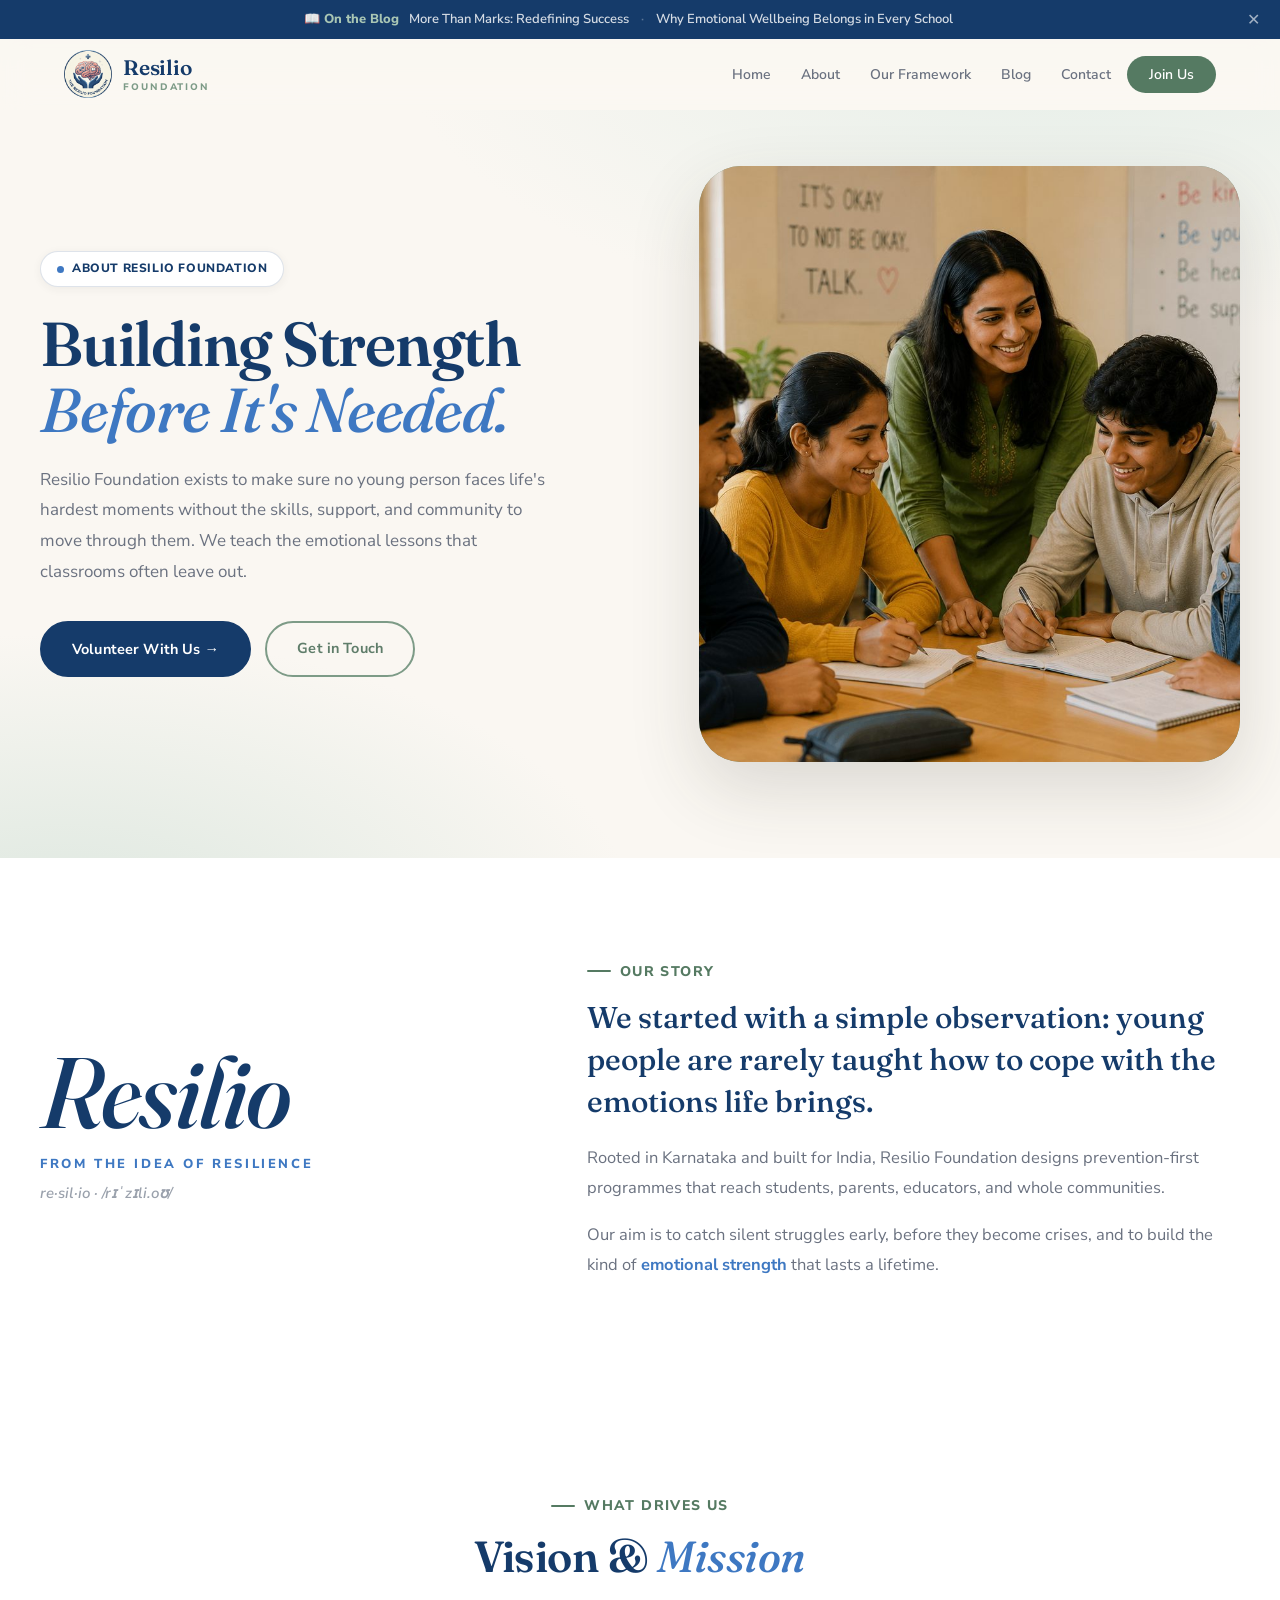
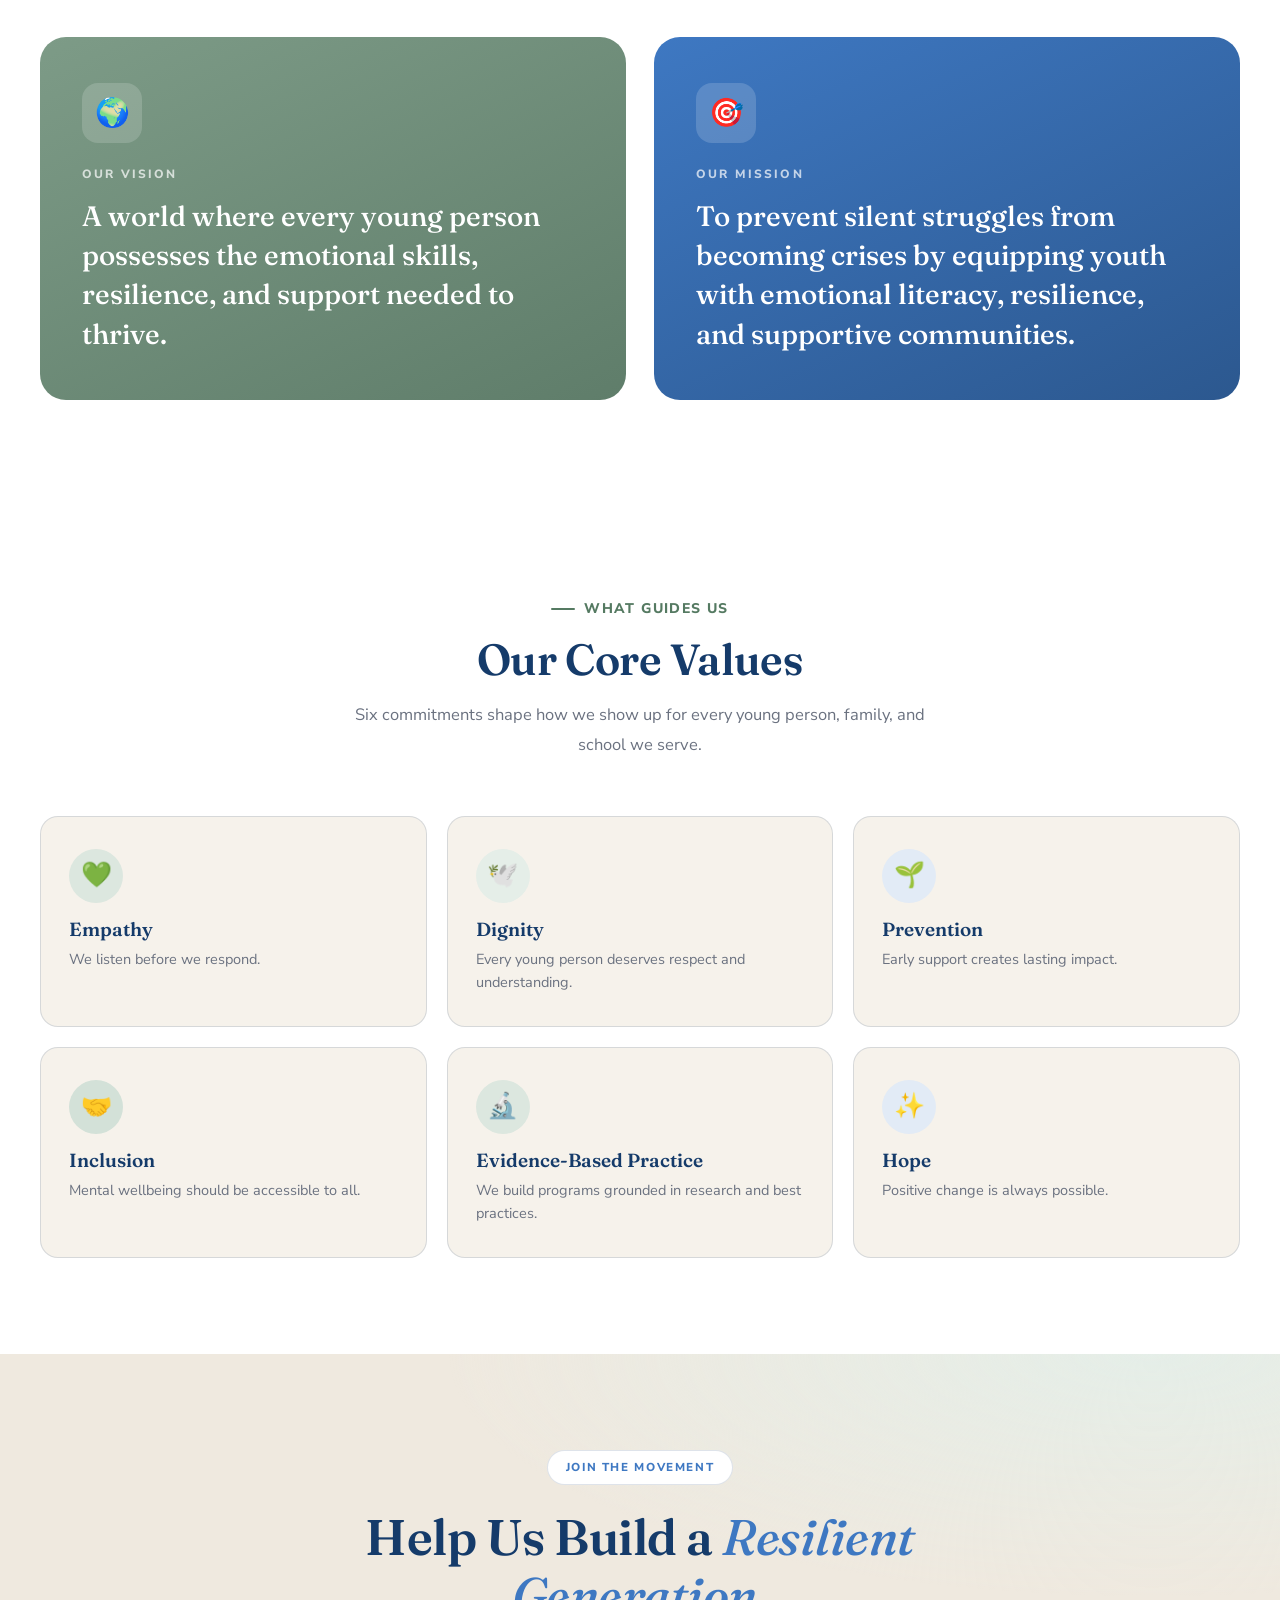
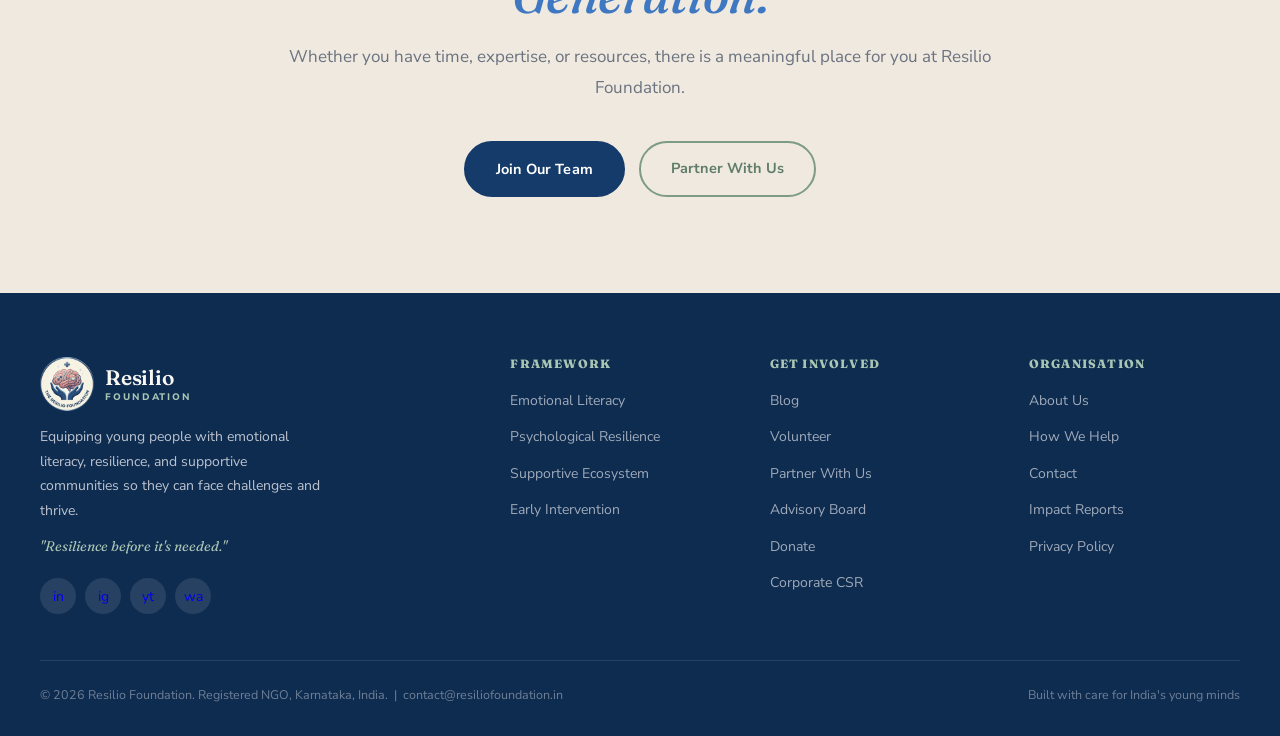
<file: about.html>
<!DOCTYPE html>
<html lang="en">
<head>
  <meta charset="UTF-8">
  <meta name="viewport" content="width=device-width, initial-scale=1.0">
  <title>About Us — Resilio Foundation</title>
  <meta name="description" content="Learn about Resilio Foundation: our story, vision, mission, and the core values that guide how we build resilience in young minds across Karnataka and India.">
  <link rel="preconnect" href="https://fonts.googleapis.com">
  <link rel="preconnect" href="https://fonts.gstatic.com" crossorigin>
  <link href="https://fonts.googleapis.com/css2?family=Fraunces:ital,opsz,wght@0,9..144,400;0,9..144,500;0,9..144,600;0,9..144,700;1,9..144,400;1,9..144,500&family=Nunito+Sans:ital,opsz,wght@0,6..12,300;0,6..12,400;0,6..12,500;0,6..12,600;0,6..12,700;0,6..12,800;0,6..12,900&display=swap" rel="stylesheet">
  <link rel="stylesheet" href="css/style.css">
</head>
<body>

<!-- ══ STICKY HEADER ══ -->
<div class="site-header">

  <!-- Notification bar -->
  <div class="notif-bar" id="notifBar">
    <span class="tag">📖 On the Blog</span>
    <a href="blog-more-than-marks.html">More Than Marks: Redefining Success</a>
    <span class="notif-sep">·</span>
    <a href="blog-wellbeing-in-schools.html">Why Emotional Wellbeing Belongs in Every School</a>
    <button class="notif-close" onclick="closeNotif()" aria-label="Dismiss">✕</button>
  </div>

  <!-- Mobile menu -->
  <div class="mob-menu" id="mobMenu">
    <button class="mob-close" onclick="closeMob()" aria-label="Close">✕</button>
    <a href="index.html" onclick="closeMob()">Home</a>
    <a href="about.html" onclick="closeMob()">About</a>
    <a href="index.html#framework" onclick="closeMob()">Our Framework</a>
    <a href="blog.html" onclick="closeMob()">Blog</a>
    <a href="contact.html" onclick="closeMob()">Contact</a>
    <img src="images/logo-badge.png" alt="The Resilio Foundation" style="width:82px;height:82px;margin:6px 0">
    <a href="#" class="btn btn-primary" onclick="openModal('volModal');closeMob()">Join Us</a>
  </div>

  <!-- Nav -->
  <nav id="mainNav">
    <div class="nav-inner">
      <a href="index.html" class="nav-logo brand-lockup" aria-label="The Resilio Foundation home">
        <img src="images/logo-badge.png" alt="The Resilio Foundation">
        <span class="bl-name">Resilio<small>Foundation</small></span>
      </a>
      <ul class="nav-links">
        <li><a href="index.html">Home</a></li>
        <li><a href="about.html">About</a></li>
        <li><a href="index.html#framework">Our Framework</a></li>
        <li><a href="blog.html">Blog</a></li>
        <li><a href="contact.html">Contact</a></li>
        <li><a href="#" class="nav-cta" onclick="openModal('volModal');return false;">Join Us</a></li>
      </ul>
      <button class="nav-burger" onclick="document.getElementById('mobMenu').classList.add('open')" aria-label="Open menu">
        <span></span><span></span><span></span>
      </button>
    </div>
  </nav>

</div><!-- /site-header -->

<!-- ══ PAGE HERO ══ -->
<section class="hero">
  <div class="hero-inner">
    <div class="hero-content reveal">
      <div class="hero-badge"><span class="hero-badge-dot"></span>About Resilio Foundation</div>
      <h1 class="hero-title">Building Strength <em>Before It's Needed.</em></h1>
      <p class="hero-sub">Resilio Foundation exists to make sure no young person faces life's hardest moments without the skills, support, and community to move through them. We teach the emotional lessons that classrooms often leave out.</p>
      <div class="hero-actions">
        <button class="btn btn-primary" onclick="openModal('volModal')">Volunteer With Us →</button>
        <a href="contact.html" class="btn btn-outline">Get in Touch</a>
      </div>
    </div>
    <div class="hero-visual reveal d2">
      <div class="hero-card">
        <img src="images/hero-classroom.jpg" alt="A mentor and young students working together in a supportive classroom">
      </div>
    </div>
  </div>
</section>

<!-- ══ OUR STORY ══ -->
<section class="meaning" id="story">
  <div class="inner">
    <div class="meaning-grid">
      <div class="reveal">
        <div class="meaning-word">Resilio<span>From the idea of resilience</span></div>
        <div class="meaning-pron">re·sil·io · /rɪˈzɪli.oʊ/</div>
      </div>
      <div class="meaning-text reveal d1">
        <div class="sec-label">Our Story</div>
        <p class="lead">We started with a simple observation: young people are rarely taught how to cope with the emotions life brings.</p>
        <p>Rooted in Karnataka and built for India, Resilio Foundation designs prevention-first programmes that reach students, parents, educators, and whole communities.</p>
        <p>Our aim is to catch silent struggles early, before they become crises, and to build the kind of <span class="accent">emotional strength</span> that lasts a lifetime.</p>
      </div>
    </div>
  </div>
</section>

<!-- ══ VISION & MISSION ══ -->
<section class="vm">
  <div class="inner">
    <div class="sec-head c">
      <div class="sec-label">What Drives Us</div>
      <h2 class="sec-title">Vision &amp; <em>Mission</em></h2>
    </div>
    <div class="vm-grid">
      <div class="vm-card vision reveal">
        <div class="vm-icon">🌍</div>
        <span class="vm-tag">Our Vision</span>
        <h3>A world where every young person possesses the emotional skills, resilience, and support needed to thrive.</h3>
      </div>
      <div class="vm-card mission reveal d1">
        <div class="vm-icon">🎯</div>
        <span class="vm-tag">Our Mission</span>
        <h3>To prevent silent struggles from becoming crises by equipping youth with emotional literacy, resilience, and supportive communities.</h3>
      </div>
    </div>
  </div>
</section>

<!-- ══ CORE VALUES ══ -->
<section class="values">
  <div class="inner">
    <div class="sec-head c">
      <div class="sec-label">What Guides Us</div>
      <h2 class="sec-title">Our Core Values</h2>
      <p class="sec-sub">Six commitments shape how we show up for every young person, family, and school we serve.</p>
    </div>
    <div class="values-grid">
      <div class="value-card reveal">
        <div class="value-icon" style="background:var(--sage-soft)">💚</div>
        <h4>Empathy</h4>
        <p>We listen before we respond.</p>
      </div>
      <div class="value-card reveal d1">
        <div class="value-icon" style="background:var(--rose-soft)">🕊️</div>
        <h4>Dignity</h4>
        <p>Every young person deserves respect and understanding.</p>
      </div>
      <div class="value-card reveal d2">
        <div class="value-icon" style="background:var(--oak-soft)">🌱</div>
        <h4>Prevention</h4>
        <p>Early support creates lasting impact.</p>
      </div>
      <div class="value-card reveal">
        <div class="value-icon" style="background:var(--rose-light)">🤝</div>
        <h4>Inclusion</h4>
        <p>Mental wellbeing should be accessible to all.</p>
      </div>
      <div class="value-card reveal d1">
        <div class="value-icon" style="background:var(--sage-soft)">🔬</div>
        <h4>Evidence-Based Practice</h4>
        <p>We build programs grounded in research and best practices.</p>
      </div>
      <div class="value-card reveal d2">
        <div class="value-icon" style="background:var(--oak-soft)">✨</div>
        <h4>Hope</h4>
        <p>Positive change is always possible.</p>
      </div>
    </div>
  </div>
</section>

<!-- ══ CTA ══ -->
<section class="cta">
  <div class="cta-inner reveal">
    <div class="cta-chip">Join the Movement</div>
    <h2>Help Us Build a <em>Resilient Generation.</em></h2>
    <p>Whether you have time, expertise, or resources, there is a meaningful place for you at Resilio Foundation.</p>
    <div class="cta-btns">
      <button class="btn btn-primary" onclick="openModal('volModal')">Join Our Team</button>
      <a href="contact.html" class="btn btn-outline">Partner With Us</a>
    </div>
  </div>
</section>

<!-- ══ FOOTER ══ -->
<footer>
  <div class="footer-inner">
    <div class="footer-grid">
      <div class="footer-brand">
        <div class="brand-lockup">
          <img src="images/logo-badge.png" alt="The Resilio Foundation">
          <span class="bl-name">Resilio<small>Foundation</small></span>
        </div>
        <p>Equipping young people with emotional literacy, resilience, and supportive communities so they can face challenges and thrive.</p>
        <div class="footer-tagline">"Resilience before it's needed."</div>
        <div class="footer-social">
          <a href="#" title="LinkedIn">in</a>
          <a href="#" title="Instagram">ig</a>
          <a href="#" title="YouTube">yt</a>
          <a href="#" title="WhatsApp">wa</a>
        </div>
      </div>
      <div class="footer-col">
        <h5>Framework</h5>
        <ul>
          <li><a href="index.html#framework">Emotional Literacy</a></li>
          <li><a href="index.html#framework">Psychological Resilience</a></li>
          <li><a href="index.html#framework">Supportive Ecosystem</a></li>
          <li><a href="index.html#framework">Early Intervention</a></li>
        </ul>
      </div>
      <div class="footer-col">
        <h5>Get Involved</h5>
        <ul>
          <li><a href="blog.html">Blog</a></li>
          <li><a href="#" onclick="openModal('volModal');return false">Volunteer</a></li>
          <li><a href="contact.html">Partner With Us</a></li>
          <li><a href="index.html#advisory">Advisory Board</a></li>
          <li><a href="contact.html">Donate</a></li>
          <li><a href="contact.html">Corporate CSR</a></li>
        </ul>
      </div>
      <div class="footer-col">
        <h5>Organisation</h5>
        <ul>
          <li><a href="about.html">About Us</a></li>
          <li><a href="index.html#change">How We Help</a></li>
          <li><a href="contact.html">Contact</a></li>
          <li><a href="#" onclick="return false">Impact Reports</a></li>
          <li><a href="#" onclick="return false">Privacy Policy</a></li>
        </ul>
      </div>
    </div>
    <div class="footer-bottom">
      <span>© 2026 Resilio Foundation. Registered NGO, Karnataka, India. &nbsp;|&nbsp; contact@resiliofoundation.in</span>
      <span>Built with care for India's young minds</span>
    </div>
  </div>
</footer>

<!-- ══ VOLUNTEER MODAL ══ -->
<div class="modal-backdrop" id="volModal" onclick="handleBackdropClick(event,'volModal')">
  <div class="modal-box" role="dialog" aria-modal="true">
    <div class="modal-header">
      <div class="modal-header-text">
        <h3>Express Your Interest</h3>
        <p>Join our movement. We will reach out within 3 business days.</p>
      </div>
      <button class="modal-close" onclick="closeModal('volModal')" aria-label="Close">✕</button>
    </div>
    <div class="modal-body">
      <form id="volForm" action="https://formspree.io/f/xzdneqoz" method="POST" onsubmit="handleVolSubmit(event)">
        <input type="hidden" name="_subject" value="New Volunteer Interest — Resilio Foundation">
        <input type="text" name="_gotcha" style="display:none" tabindex="-1" autocomplete="off">
        <div class="form-row">
          <div class="form-group">
            <label>Full Name *</label>
            <input type="text" name="Full Name" placeholder="e.g., Priya Sharma" required>
          </div>
          <div class="form-group">
            <label>Age *</label>
            <input type="number" name="Age" placeholder="e.g., 21" min="16" max="70" required>
          </div>
        </div>
        <div class="form-group">
          <label>Email Address *</label>
          <input type="email" name="email" placeholder="priya@example.com" required>
        </div>
        <div class="form-group">
          <label>Phone Number *</label>
          <input type="tel" name="Phone" placeholder="+91 98765 43210" required>
        </div>
        <div class="form-group">
          <label>Choose Your Background *</label>
          <select name="Background" required>
            <option value="">Select your background</option>
            <option>Psychology Student</option>
            <option>Medical Student</option>
            <option>Social Work Student</option>
            <option>Educator / Teacher</option>
            <option>General College Student</option>
            <option>Working Professional</option>
            <option>Other</option>
          </select>
        </div>
        <div class="form-group">
          <label>What inspires you to join our resilience-building mission? *</label>
          <textarea name="Motivation" placeholder="Tell us what draws you to building resilience in young people..." required></textarea>
        </div>
        <button type="submit" class="btn btn-primary" style="width:100%;justify-content:center">Submit My Interest &amp; Join Us →</button>
      </form>
      <div class="form-success" id="volSuccess">
        Welcome to Resilio Foundation. We have received your expression of interest and will be in touch within 3 business days. Thank you for stepping forward for India's young minds.
      </div>
    </div>
  </div>
</div>

<!-- ══ CONTACT MODAL ══ -->
<div class="modal-backdrop" id="contactModal" onclick="handleBackdropClick(event,'contactModal')">
  <div class="modal-box" role="dialog" aria-modal="true">
    <div class="modal-header">
      <div class="modal-header-text">
        <h3>Send Us a Message</h3>
        <p>We read every message and reply within 2 to 3 business days.</p>
      </div>
      <button class="modal-close" onclick="closeModal('contactModal')" aria-label="Close">✕</button>
    </div>
    <div class="modal-body">
      <form id="contactForm" action="https://formspree.io/f/xzdneqoz" method="POST" onsubmit="handleContactSubmit(event)">
        <input type="hidden" name="_subject" value="New Contact Message — Resilio Foundation">
        <input type="text" name="_gotcha" style="display:none" tabindex="-1" autocomplete="off">
        <div class="form-row">
          <div class="form-group">
            <label>Your Name *</label>
            <input type="text" name="Name" placeholder="Arjun Mehta" required>
          </div>
          <div class="form-group">
            <label>Organisation</label>
            <input type="text" name="Organisation" placeholder="Your school / company">
          </div>
        </div>
        <div class="form-group">
          <label>Email Address *</label>
          <input type="email" name="email" placeholder="arjun@example.com" required>
        </div>
        <div class="form-group">
          <label>I'm reaching out to...</label>
          <select name="Reaching out to">
            <option>Volunteer with Resilio Foundation</option>
            <option>Partner as a School / College</option>
            <option>Partner as a Healthcare Provider</option>
            <option>Join the Advisory Board</option>
            <option>Support / Donate</option>
            <option>Corporate CSR Partnership</option>
            <option>Media / Press Inquiry</option>
            <option>Just learning more</option>
          </select>
        </div>
        <div class="form-group">
          <label>Your Message *</label>
          <textarea name="Message" placeholder="Tell us a bit about yourself and how you would like to connect..." required></textarea>
        </div>
        <button type="submit" class="btn btn-primary" style="width:100%;justify-content:center">Send Message →</button>
      </form>
      <div class="form-success" id="contactSuccess">
        Your message has been sent. We will get back to you within 2 to 3 business days. Thank you for reaching out to Resilio Foundation.
      </div>
    </div>
  </div>
</div>

<script src="js/script.js"></script>
</body>
</html>
</file>
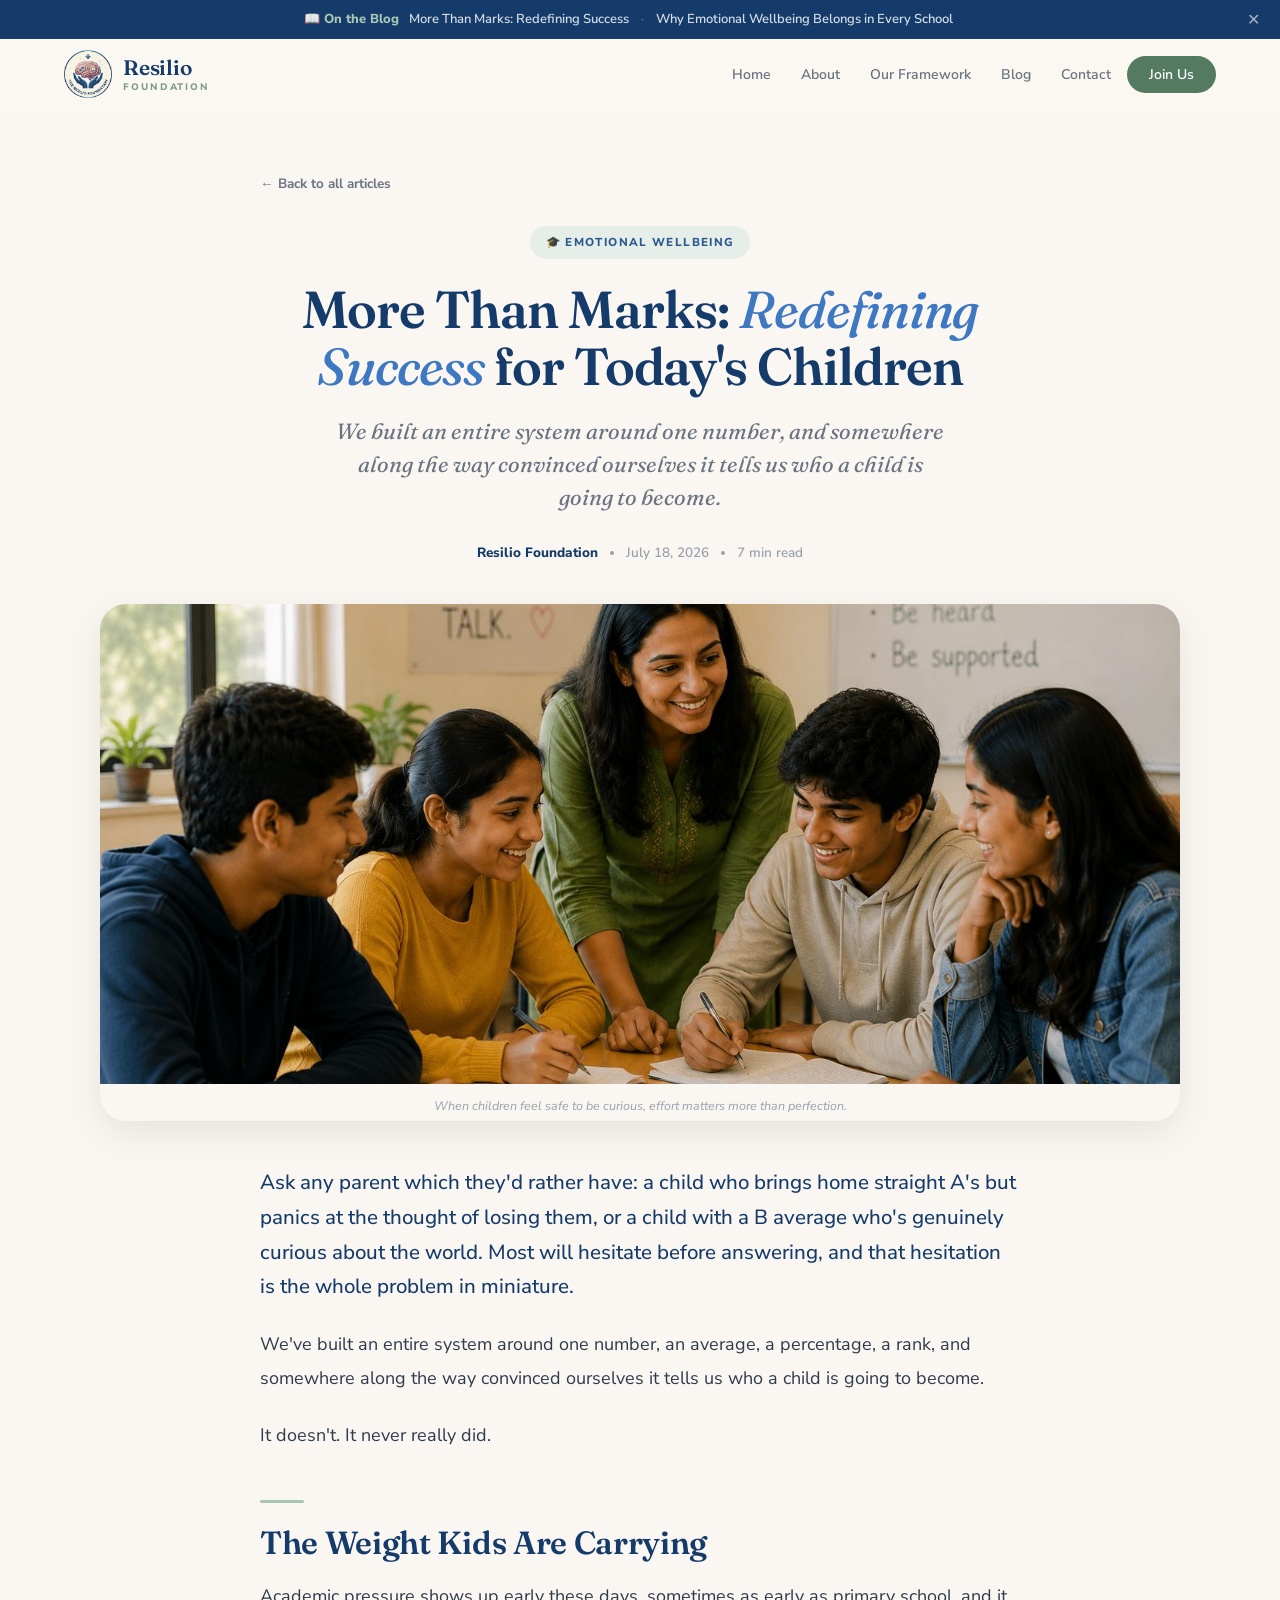
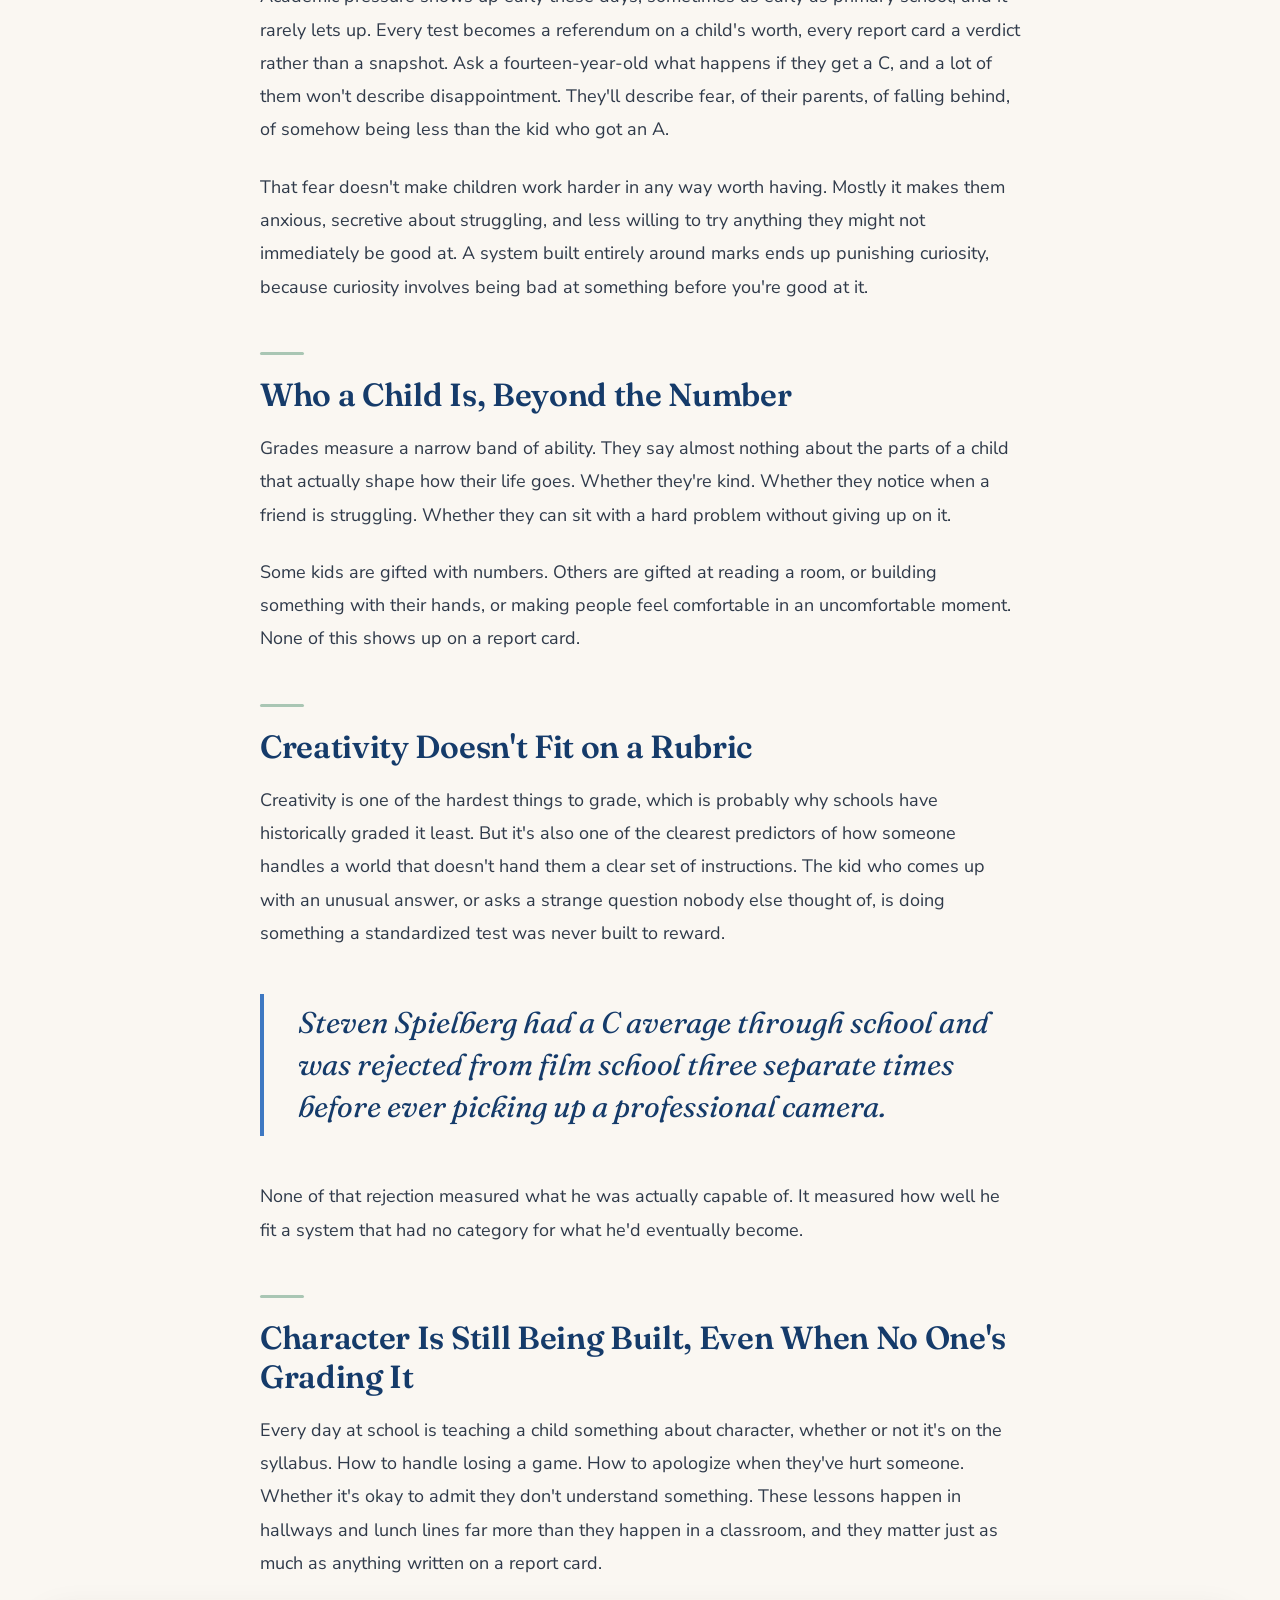
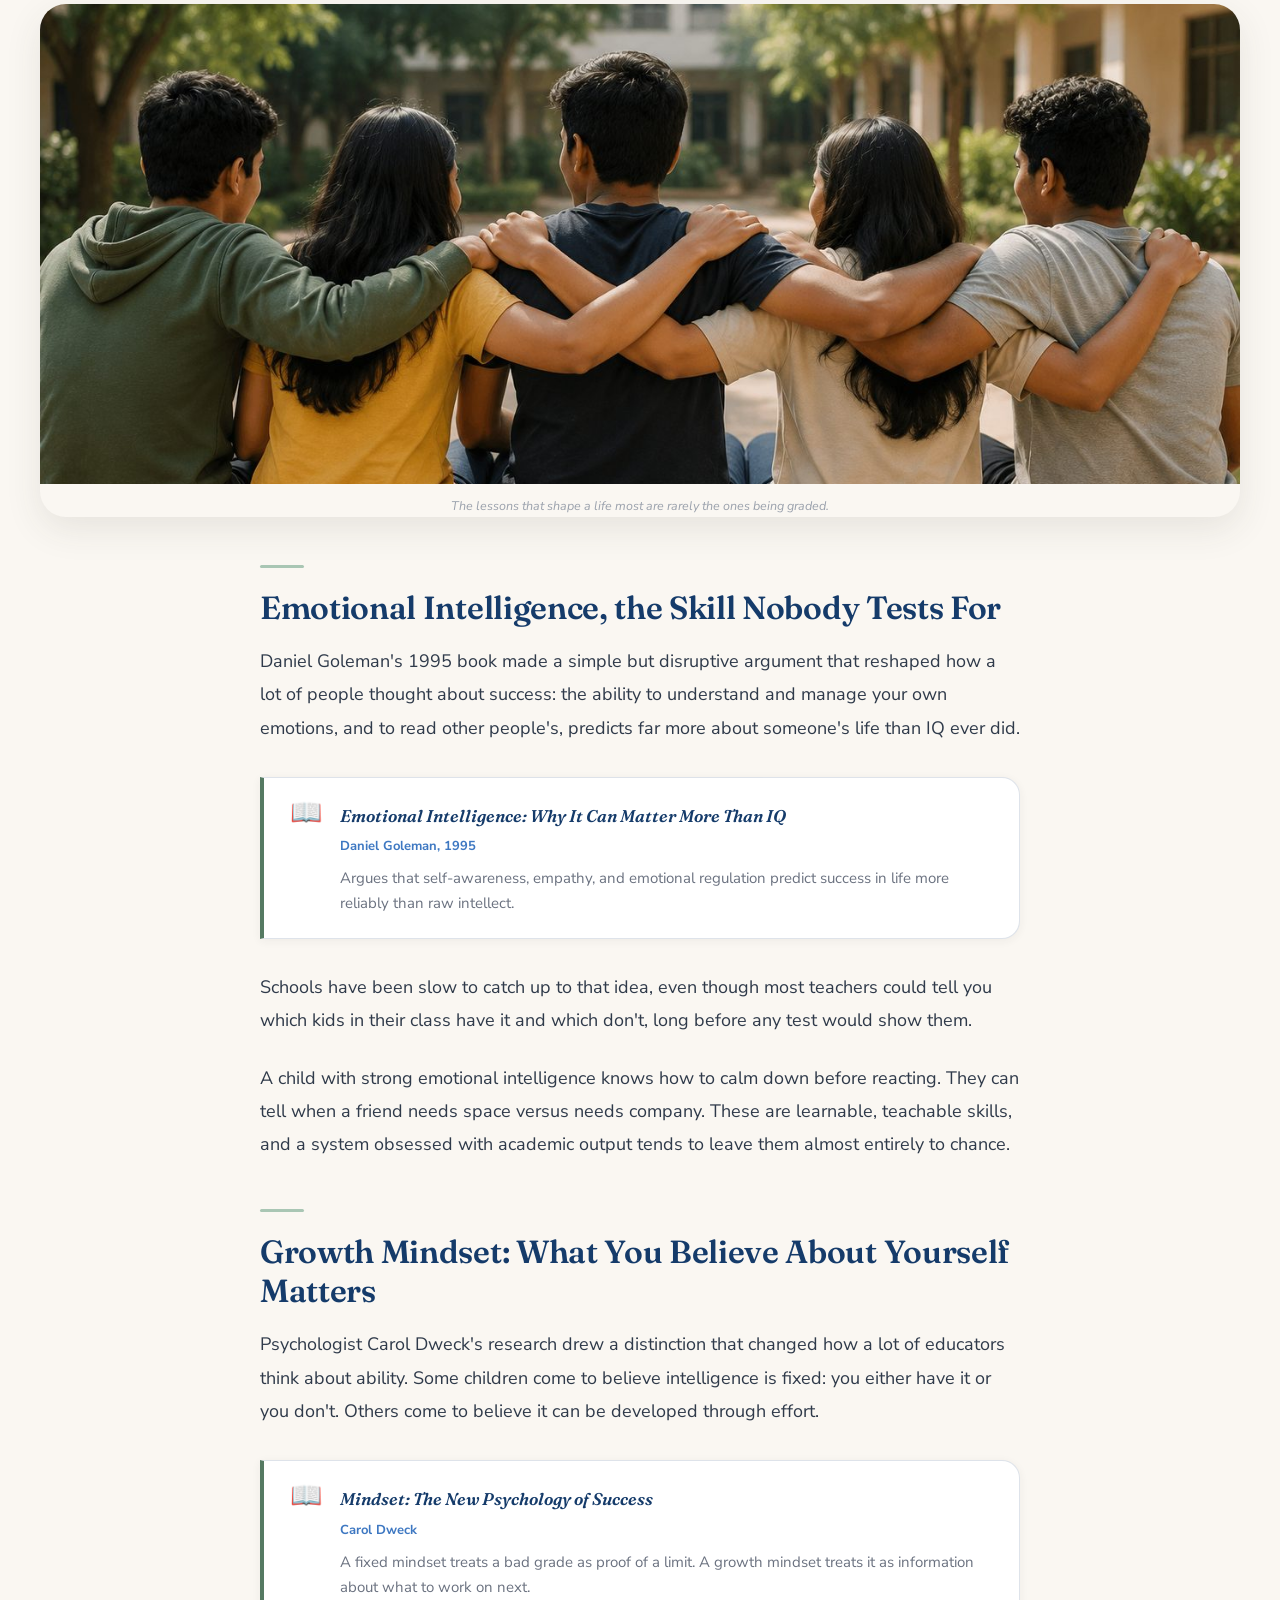
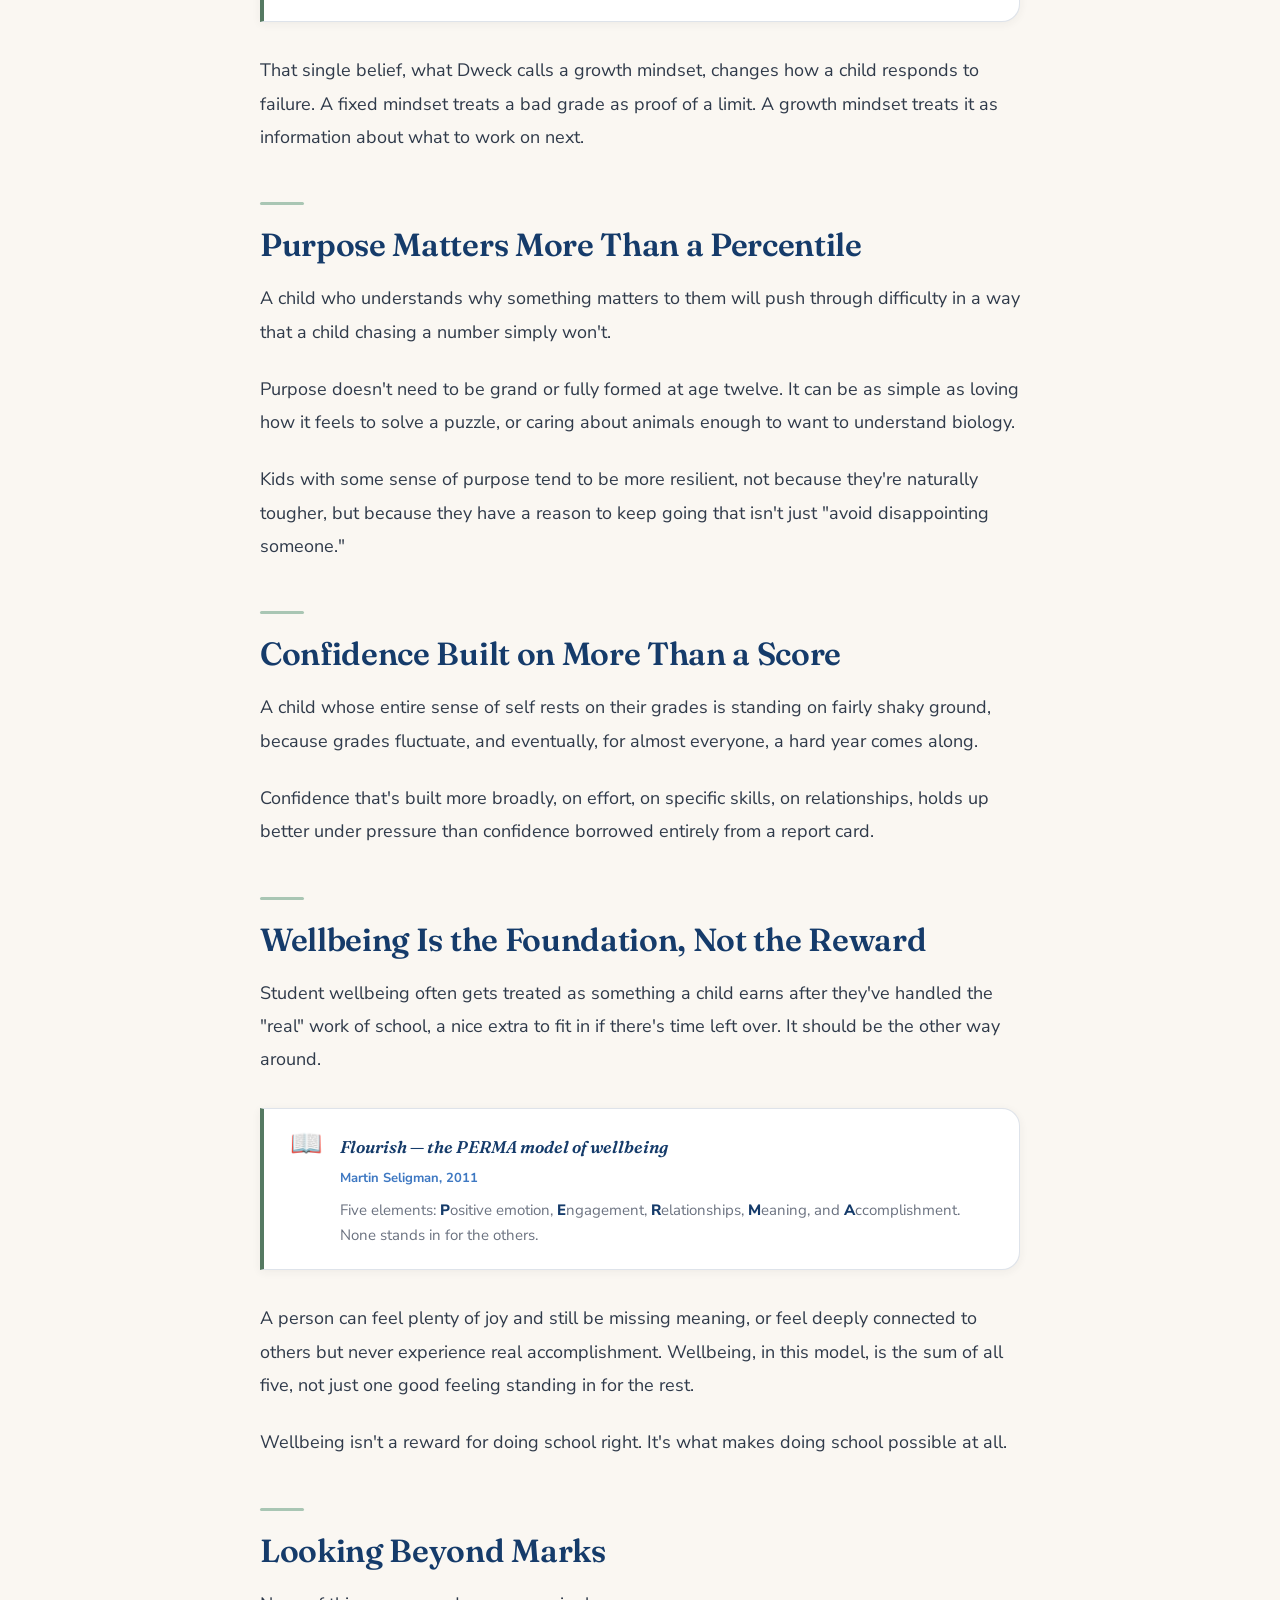
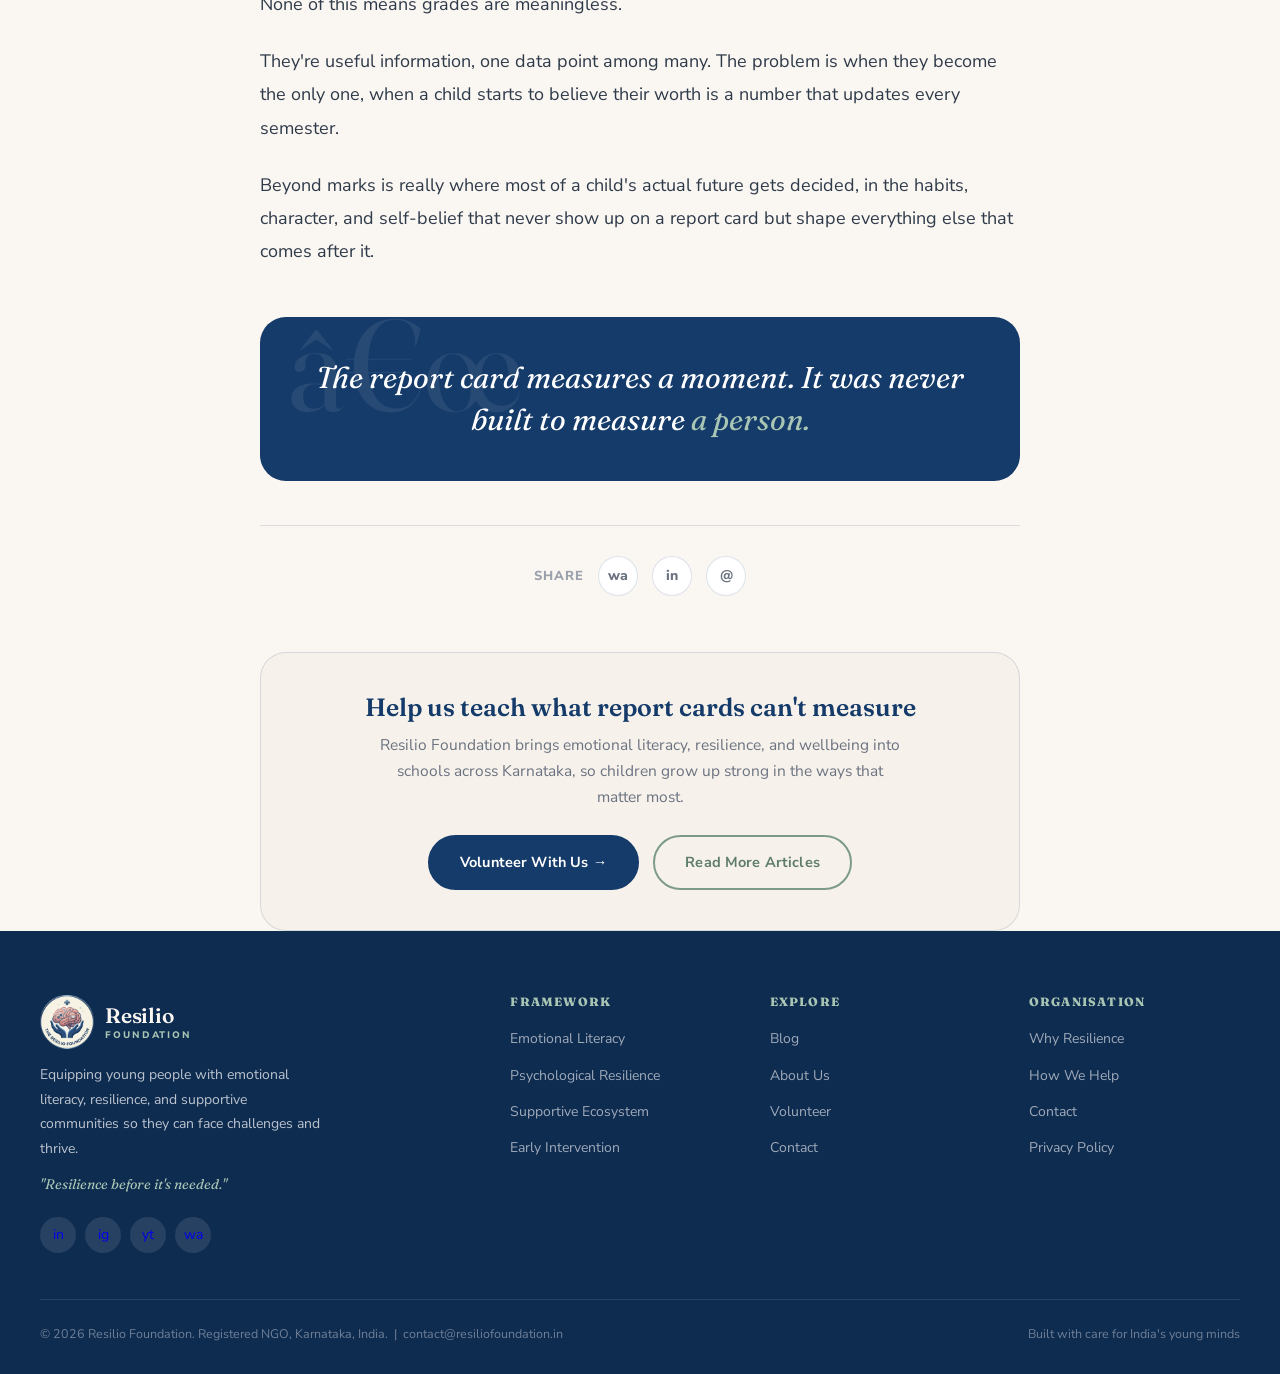
<file: blog-more-than-marks.html>
<!DOCTYPE html>
<html lang="en">
<head>
  <meta charset="UTF-8">
  <meta name="viewport" content="width=device-width, initial-scale=1.0">
  <title>More Than Marks: Redefining Success for Today's Children — Resilio Foundation</title>
  <meta name="description" content="Grades measure a moment, not a person. Why emotional intelligence, growth mindset, character, purpose, and wellbeing shape a child's future far more than any report card.">
  <link rel="preconnect" href="https://fonts.googleapis.com">
  <link rel="preconnect" href="https://fonts.gstatic.com" crossorigin>
  <link href="https://fonts.googleapis.com/css2?family=Fraunces:ital,opsz,wght@0,9..144,400;0,9..144,500;0,9..144,600;0,9..144,700;1,9..144,400;1,9..144,500&family=Nunito+Sans:ital,opsz,wght@0,6..12,300;0,6..12,400;0,6..12,500;0,6..12,600;0,6..12,700;0,6..12,800;0,6..12,900&display=swap" rel="stylesheet">
  <link rel="stylesheet" href="css/style.css">
</head>
<body>

<!-- ══ STICKY HEADER ══ -->
<div class="site-header">

  <!-- Notification bar -->
  <div class="notif-bar" id="notifBar">
    <span class="tag">📖 On the Blog</span>
    <a href="blog-more-than-marks.html">More Than Marks: Redefining Success</a>
    <span class="notif-sep">·</span>
    <a href="blog-wellbeing-in-schools.html">Why Emotional Wellbeing Belongs in Every School</a>
    <button class="notif-close" onclick="closeNotif()" aria-label="Dismiss">✕</button>
  </div>

  <!-- Mobile menu -->
  <div class="mob-menu" id="mobMenu">
    <button class="mob-close" onclick="closeMob()" aria-label="Close">✕</button>
    <a href="index.html" onclick="closeMob()">Home</a>
    <a href="about.html" onclick="closeMob()">About</a>
    <a href="index.html#framework" onclick="closeMob()">Our Framework</a>
    <a href="blog.html" onclick="closeMob()">Blog</a>
    <a href="contact.html" onclick="closeMob()">Contact</a>
    <img src="images/logo-badge.png" alt="The Resilio Foundation" style="width:82px;height:82px;margin:6px 0">
    <a href="#" class="btn btn-primary" onclick="openModal('volModal');closeMob()">Join Us</a>
  </div>

  <!-- Nav -->
  <nav id="mainNav">
    <div class="nav-inner">
      <a href="index.html" class="nav-logo brand-lockup" aria-label="The Resilio Foundation home">
        <img src="images/logo-badge.png" alt="The Resilio Foundation">
        <span class="bl-name">Resilio<small>Foundation</small></span>
      </a>
      <ul class="nav-links">
        <li><a href="index.html">Home</a></li>
        <li><a href="about.html">About</a></li>
        <li><a href="index.html#framework">Our Framework</a></li>
        <li><a href="blog.html">Blog</a></li>
        <li><a href="contact.html">Contact</a></li>
        <li><a href="#" class="nav-cta" onclick="openModal('volModal');return false;">Join Us</a></li>
      </ul>
      <button class="nav-burger" onclick="document.getElementById('mobMenu').classList.add('open')" aria-label="Open menu">
        <span></span><span></span><span></span>
      </button>
    </div>
  </nav>

</div><!-- /site-header -->

<!-- ══ ARTICLE ══ -->
<article class="article">
  <div class="inner">

    <div class="article-inner">
      <a href="blog.html" class="article-back reveal">← Back to all articles</a>
      <div class="article-head reveal">
        <span class="article-cat">🎓 Emotional Wellbeing</span>
        <h1 class="article-title">More Than Marks: <em>Redefining Success</em> for Today's Children</h1>
        <p class="article-dek">We built an entire system around one number, and somewhere along the way convinced ourselves it tells us who a child is going to become.</p>
        <div class="article-byline">
          <strong>Resilio Foundation</strong>
          <span class="dot"></span>
          <span>July 18, 2026</span>
          <span class="dot"></span>
          <span>7 min read</span>
        </div>
      </div>
    </div>

    <figure class="article-figure wide reveal">
      <img src="images/hero-classroom.jpg" alt="A mentor and four young students working together at a table, with 'Be kind, be you, be heard, be supported' written on the board behind them">
      <figcaption>When children feel safe to be curious, effort matters more than perfection.</figcaption>
    </figure>

    <div class="article-inner">
      <div class="article-body reveal">

        <p class="lead">Ask any parent which they'd rather have: a child who brings home straight A's but panics at the thought of losing them, or a child with a B average who's genuinely curious about the world. Most will hesitate before answering, and that hesitation is the whole problem in miniature.</p>

        <p>We've built an entire system around one number, an average, a percentage, a rank, and somewhere along the way convinced ourselves it tells us who a child is going to become.</p>

        <p>It doesn't. It never really did.</p>

        <h2>The Weight Kids Are Carrying</h2>
        <p>Academic pressure shows up early these days, sometimes as early as primary school, and it rarely lets up. Every test becomes a referendum on a child's worth, every report card a verdict rather than a snapshot. Ask a fourteen-year-old what happens if they get a C, and a lot of them won't describe disappointment. They'll describe fear, of their parents, of falling behind, of somehow being less than the kid who got an A.</p>
        <p>That fear doesn't make children work harder in any way worth having. Mostly it makes them anxious, secretive about struggling, and less willing to try anything they might not immediately be good at. A system built entirely around marks ends up punishing curiosity, because curiosity involves being bad at something before you're good at it.</p>

        <h2>Who a Child Is, Beyond the Number</h2>
        <p>Grades measure a narrow band of ability. They say almost nothing about the parts of a child that actually shape how their life goes. Whether they're kind. Whether they notice when a friend is struggling. Whether they can sit with a hard problem without giving up on it.</p>
        <p>Some kids are gifted with numbers. Others are gifted at reading a room, or building something with their hands, or making people feel comfortable in an uncomfortable moment. None of this shows up on a report card.</p>

        <h2>Creativity Doesn't Fit on a Rubric</h2>
        <p>Creativity is one of the hardest things to grade, which is probably why schools have historically graded it least. But it's also one of the clearest predictors of how someone handles a world that doesn't hand them a clear set of instructions. The kid who comes up with an unusual answer, or asks a strange question nobody else thought of, is doing something a standardized test was never built to reward.</p>

        <div class="pullquote">
          <p>Steven Spielberg had a C average through school and was rejected from film school three separate times before ever picking up a professional camera.</p>
        </div>

        <p>None of that rejection measured what he was actually capable of. It measured how well he fit a system that had no category for what he'd eventually become.</p>

        <h2>Character Is Still Being Built, Even When No One's Grading It</h2>
        <p>Every day at school is teaching a child something about character, whether or not it's on the syllabus. How to handle losing a game. How to apologize when they've hurt someone. Whether it's okay to admit they don't understand something. These lessons happen in hallways and lunch lines far more than they happen in a classroom, and they matter just as much as anything written on a report card.</p>
      </div>
    </div>

    <figure class="article-figure reveal">
      <img src="images/community-support.jpg" alt="Five young people sitting together with their arms around each other's shoulders in a school courtyard">
      <figcaption>The lessons that shape a life most are rarely the ones being graded.</figcaption>
    </figure>

    <div class="article-inner">
      <div class="article-body reveal">

        <h2>Emotional Intelligence, the Skill Nobody Tests For</h2>
        <p>Daniel Goleman's 1995 book made a simple but disruptive argument that reshaped how a lot of people thought about success: the ability to understand and manage your own emotions, and to read other people's, predicts far more about someone's life than IQ ever did.</p>

        <div class="ref-book">
          <div class="rb-icon">📖</div>
          <div>
            <div class="rb-title">Emotional Intelligence: Why It Can Matter More Than IQ</div>
            <div class="rb-author">Daniel Goleman, 1995</div>
            <p>Argues that self-awareness, empathy, and emotional regulation predict success in life more reliably than raw intellect.</p>
          </div>
        </div>

        <p>Schools have been slow to catch up to that idea, even though most teachers could tell you which kids in their class have it and which don't, long before any test would show them.</p>
        <p>A child with strong emotional intelligence knows how to calm down before reacting. They can tell when a friend needs space versus needs company. These are learnable, teachable skills, and a system obsessed with academic output tends to leave them almost entirely to chance.</p>

        <h2>Growth Mindset: What You Believe About Yourself Matters</h2>
        <p>Psychologist Carol Dweck's research drew a distinction that changed how a lot of educators think about ability. Some children come to believe intelligence is fixed: you either have it or you don't. Others come to believe it can be developed through effort.</p>

        <div class="ref-book">
          <div class="rb-icon">📖</div>
          <div>
            <div class="rb-title">Mindset: The New Psychology of Success</div>
            <div class="rb-author">Carol Dweck</div>
            <p>A fixed mindset treats a bad grade as proof of a limit. A growth mindset treats it as information about what to work on next.</p>
          </div>
        </div>

        <p>That single belief, what Dweck calls a growth mindset, changes how a child responds to failure. A fixed mindset treats a bad grade as proof of a limit. A growth mindset treats it as information about what to work on next.</p>

        <h2>Purpose Matters More Than a Percentile</h2>
        <p>A child who understands why something matters to them will push through difficulty in a way that a child chasing a number simply won't.</p>
        <p>Purpose doesn't need to be grand or fully formed at age twelve. It can be as simple as loving how it feels to solve a puzzle, or caring about animals enough to want to understand biology.</p>
        <p>Kids with some sense of purpose tend to be more resilient, not because they're naturally tougher, but because they have a reason to keep going that isn't just "avoid disappointing someone."</p>

        <h2>Confidence Built on More Than a Score</h2>
        <p>A child whose entire sense of self rests on their grades is standing on fairly shaky ground, because grades fluctuate, and eventually, for almost everyone, a hard year comes along.</p>
        <p>Confidence that's built more broadly, on effort, on specific skills, on relationships, holds up better under pressure than confidence borrowed entirely from a report card.</p>

        <h2>Wellbeing Is the Foundation, Not the Reward</h2>
        <p>Student wellbeing often gets treated as something a child earns after they've handled the "real" work of school, a nice extra to fit in if there's time left over. It should be the other way around.</p>

        <div class="ref-book">
          <div class="rb-icon">📖</div>
          <div>
            <div class="rb-title">Flourish — the PERMA model of wellbeing</div>
            <div class="rb-author">Martin Seligman, 2011</div>
            <p>Five elements: <strong>P</strong>ositive emotion, <strong>E</strong>ngagement, <strong>R</strong>elationships, <strong>M</strong>eaning, and <strong>A</strong>ccomplishment. None stands in for the others.</p>
          </div>
        </div>

        <p>A person can feel plenty of joy and still be missing meaning, or feel deeply connected to others but never experience real accomplishment. Wellbeing, in this model, is the sum of all five, not just one good feeling standing in for the rest.</p>
        <p>Wellbeing isn't a reward for doing school right. It's what makes doing school possible at all.</p>

        <h2>Looking Beyond Marks</h2>
        <p>None of this means grades are meaningless.</p>
        <p>They're useful information, one data point among many. The problem is when they become the only one, when a child starts to believe their worth is a number that updates every semester.</p>
        <p>Beyond marks is really where most of a child's actual future gets decided, in the habits, character, and self-belief that never show up on a report card but shape everything else that comes after it.</p>

        <div class="article-end">
          <p>The report card measures a moment. It was never built to measure <em>a person.</em></p>
        </div>

        <div class="article-share">
          <span>Share</span>
          <a href="https://api.whatsapp.com/send?text=More%20Than%20Marks%3A%20Redefining%20Success%20for%20Today's%20Children%20%E2%80%94%20Resilio%20Foundation" target="_blank" rel="noopener" title="Share on WhatsApp">wa</a>
          <a href="https://www.linkedin.com/sharing/share-offsite/" target="_blank" rel="noopener" title="Share on LinkedIn">in</a>
          <a href="mailto:?subject=More%20Than%20Marks%20%E2%80%94%20Resilio%20Foundation&body=Thought%20you%27d%20find%20this%20worth%20reading." title="Share by email">@</a>
        </div>

      </div>
    </div>

    <div class="article-cta reveal">
      <h3>Help us teach what report cards can't measure</h3>
      <p>Resilio Foundation brings emotional literacy, resilience, and wellbeing into schools across Karnataka, so children grow up strong in the ways that matter most.</p>
      <div class="cta-btns">
        <button class="btn btn-primary" onclick="openModal('volModal')">Volunteer With Us →</button>
        <a href="blog.html" class="btn btn-outline">Read More Articles</a>
      </div>
    </div>

  </div>
</article>

<!-- ══ FOOTER ══ -->
<footer>
  <div class="footer-inner">
    <div class="footer-grid">
      <div class="footer-brand">
        <div class="brand-lockup">
          <img src="images/logo-badge.png" alt="The Resilio Foundation">
          <span class="bl-name">Resilio<small>Foundation</small></span>
        </div>
        <p>Equipping young people with emotional literacy, resilience, and supportive communities so they can face challenges and thrive.</p>
        <div class="footer-tagline">"Resilience before it's needed."</div>
        <div class="footer-social">
          <a href="#" title="LinkedIn">in</a>
          <a href="#" title="Instagram">ig</a>
          <a href="#" title="YouTube">yt</a>
          <a href="#" title="WhatsApp">wa</a>
        </div>
      </div>
      <div class="footer-col">
        <h5>Framework</h5>
        <ul>
          <li><a href="index.html#framework">Emotional Literacy</a></li>
          <li><a href="index.html#framework">Psychological Resilience</a></li>
          <li><a href="index.html#framework">Supportive Ecosystem</a></li>
          <li><a href="index.html#framework">Early Intervention</a></li>
        </ul>
      </div>
      <div class="footer-col">
        <h5>Explore</h5>
        <ul>
          <li><a href="blog.html">Blog</a></li>
          <li><a href="about.html">About Us</a></li>
          <li><a href="#" onclick="openModal('volModal');return false">Volunteer</a></li>
          <li><a href="contact.html">Contact</a></li>
        </ul>
      </div>
      <div class="footer-col">
        <h5>Organisation</h5>
        <ul>
          <li><a href="index.html#meaning">Why Resilience</a></li>
          <li><a href="index.html#change">How We Help</a></li>
          <li><a href="contact.html">Contact</a></li>
          <li><a href="#" onclick="return false">Privacy Policy</a></li>
        </ul>
      </div>
    </div>
    <div class="footer-bottom">
      <span>© 2026 Resilio Foundation. Registered NGO, Karnataka, India. &nbsp;|&nbsp; contact@resiliofoundation.in</span>
      <span>Built with care for India's young minds</span>
    </div>
  </div>
</footer>

<!-- ══ VOLUNTEER MODAL ══ -->
<div class="modal-backdrop" id="volModal" onclick="handleBackdropClick(event,'volModal')">
  <div class="modal-box" role="dialog" aria-modal="true">
    <div class="modal-header">
      <div class="modal-header-text">
        <h3>Express Your Interest</h3>
        <p>Join our movement. We will reach out within 3 business days.</p>
      </div>
      <button class="modal-close" onclick="closeModal('volModal')" aria-label="Close">✕</button>
    </div>
    <div class="modal-body">
      <form id="volForm" action="https://formspree.io/f/xzdneqoz" method="POST" onsubmit="handleVolSubmit(event)">
        <input type="hidden" name="_subject" value="New Volunteer Interest — Resilio Foundation">
        <input type="text" name="_gotcha" style="display:none" tabindex="-1" autocomplete="off">
        <div class="form-row">
          <div class="form-group">
            <label>Full Name *</label>
            <input type="text" name="Full Name" placeholder="e.g., Priya Sharma" required>
          </div>
          <div class="form-group">
            <label>Age *</label>
            <input type="number" name="Age" placeholder="e.g., 21" min="16" max="70" required>
          </div>
        </div>
        <div class="form-group">
          <label>Email Address *</label>
          <input type="email" name="email" placeholder="priya@example.com" required>
        </div>
        <div class="form-group">
          <label>Phone Number *</label>
          <input type="tel" name="Phone" placeholder="+91 98765 43210" required>
        </div>
        <div class="form-group">
          <label>Choose Your Background *</label>
          <select name="Background" required>
            <option value="">Select your background</option>
            <option>Psychology Student</option>
            <option>Medical Student</option>
            <option>Social Work Student</option>
            <option>Educator / Teacher</option>
            <option>General College Student</option>
            <option>Working Professional</option>
            <option>Other</option>
          </select>
        </div>
        <div class="form-group">
          <label>What inspires you to join our resilience-building mission? *</label>
          <textarea name="Motivation" placeholder="Tell us what draws you to building resilience in young people..." required></textarea>
        </div>
        <button type="submit" class="btn btn-primary" style="width:100%;justify-content:center">Submit My Interest &amp; Join Us →</button>
      </form>
      <div class="form-success" id="volSuccess">
        Welcome to Resilio Foundation. We have received your expression of interest and will be in touch within 3 business days. Thank you for stepping forward for India's young minds.
      </div>
    </div>
  </div>
</div>

<!-- ══ CONTACT MODAL ══ -->
<div class="modal-backdrop" id="contactModal" onclick="handleBackdropClick(event,'contactModal')">
  <div class="modal-box" role="dialog" aria-modal="true">
    <div class="modal-header">
      <div class="modal-header-text">
        <h3>Send Us a Message</h3>
        <p>We read every message and reply within 2 to 3 business days.</p>
      </div>
      <button class="modal-close" onclick="closeModal('contactModal')" aria-label="Close">✕</button>
    </div>
    <div class="modal-body">
      <form id="contactForm" action="https://formspree.io/f/xzdneqoz" method="POST" onsubmit="handleContactSubmit(event)">
        <input type="hidden" name="_subject" value="New Contact Message — Resilio Foundation">
        <input type="text" name="_gotcha" style="display:none" tabindex="-1" autocomplete="off">
        <div class="form-row">
          <div class="form-group">
            <label>Your Name *</label>
            <input type="text" name="Name" placeholder="Arjun Mehta" required>
          </div>
          <div class="form-group">
            <label>Organisation</label>
            <input type="text" name="Organisation" placeholder="Your school / company">
          </div>
        </div>
        <div class="form-group">
          <label>Email Address *</label>
          <input type="email" name="email" placeholder="arjun@example.com" required>
        </div>
        <div class="form-group">
          <label>Your Message *</label>
          <textarea name="Message" placeholder="Tell us a bit about yourself and how you would like to connect..." required></textarea>
        </div>
        <button type="submit" class="btn btn-primary" style="width:100%;justify-content:center">Send Message →</button>
      </form>
      <div class="form-success" id="contactSuccess">
        Your message has been sent. We will get back to you within 2 to 3 business days. Thank you for reaching out to Resilio Foundation.
      </div>
    </div>
  </div>
</div>

<script src="js/script.js"></script>
</body>
</html>
</file>
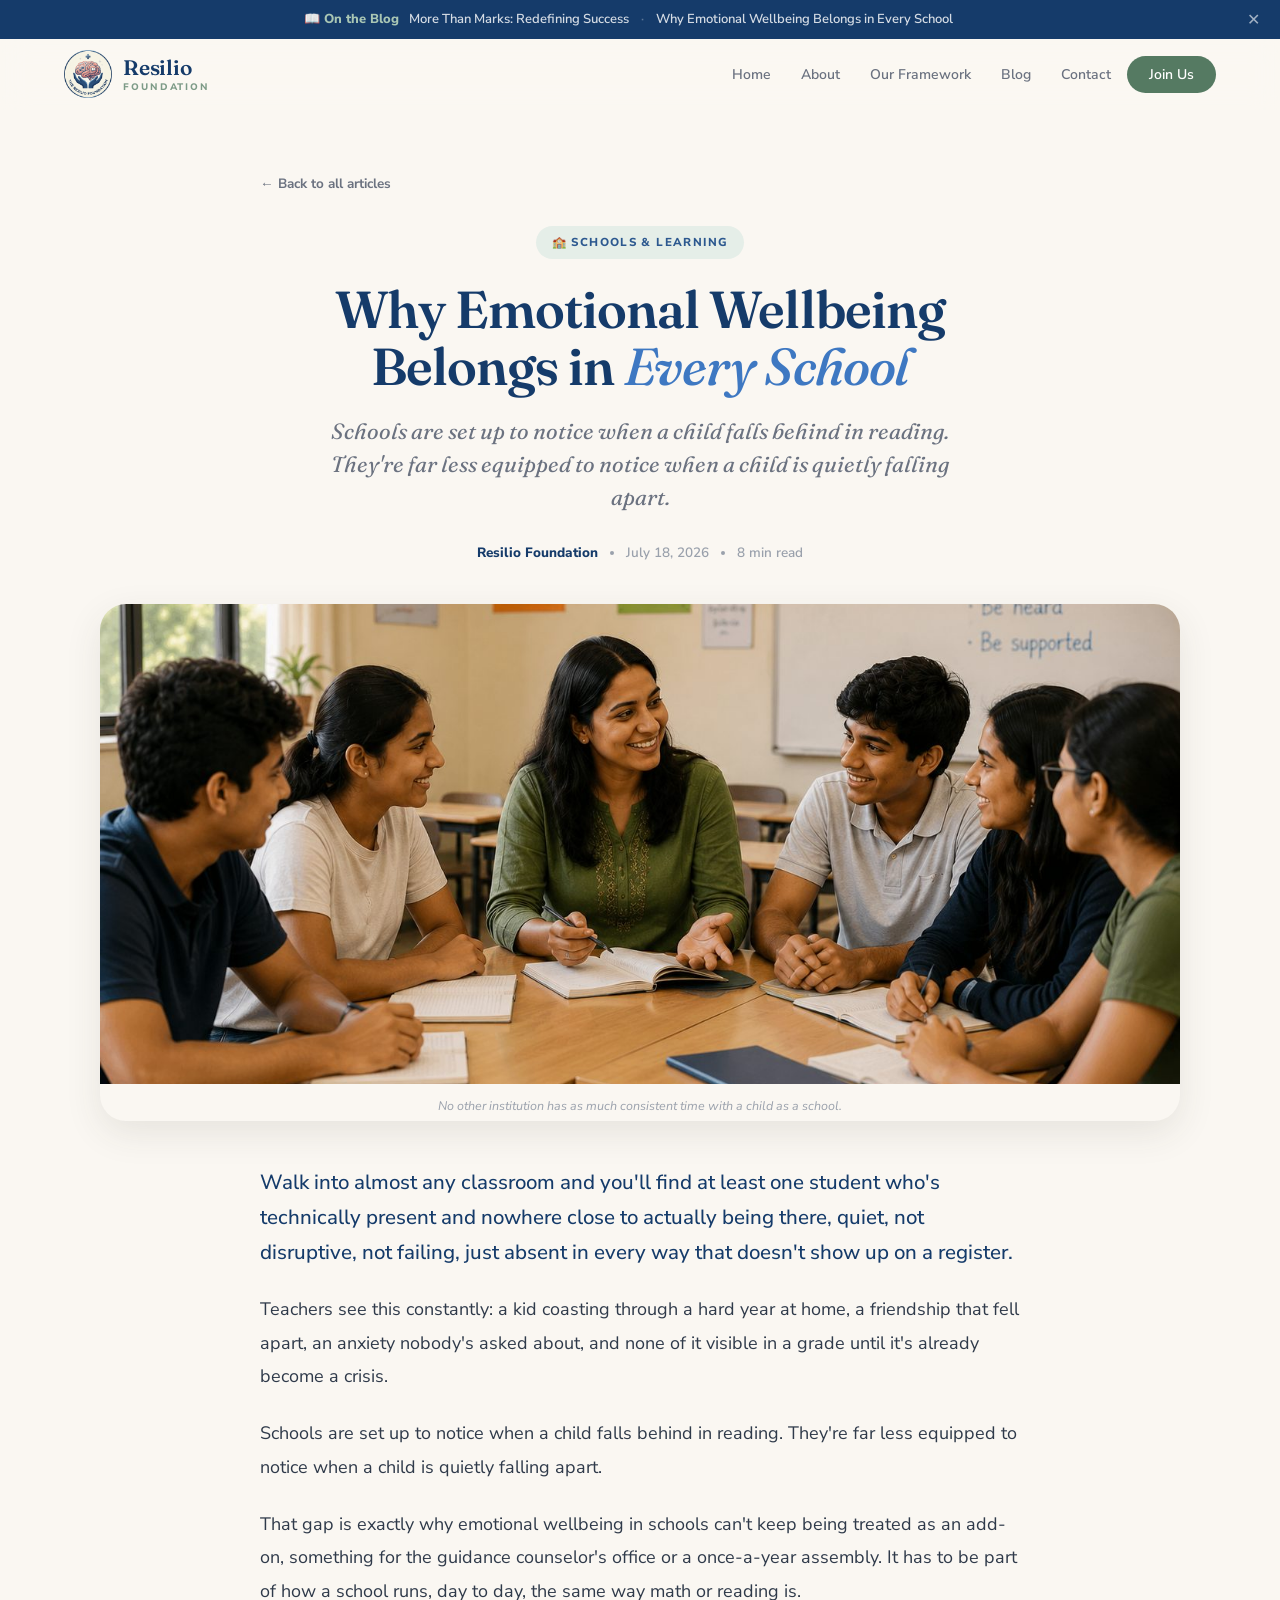
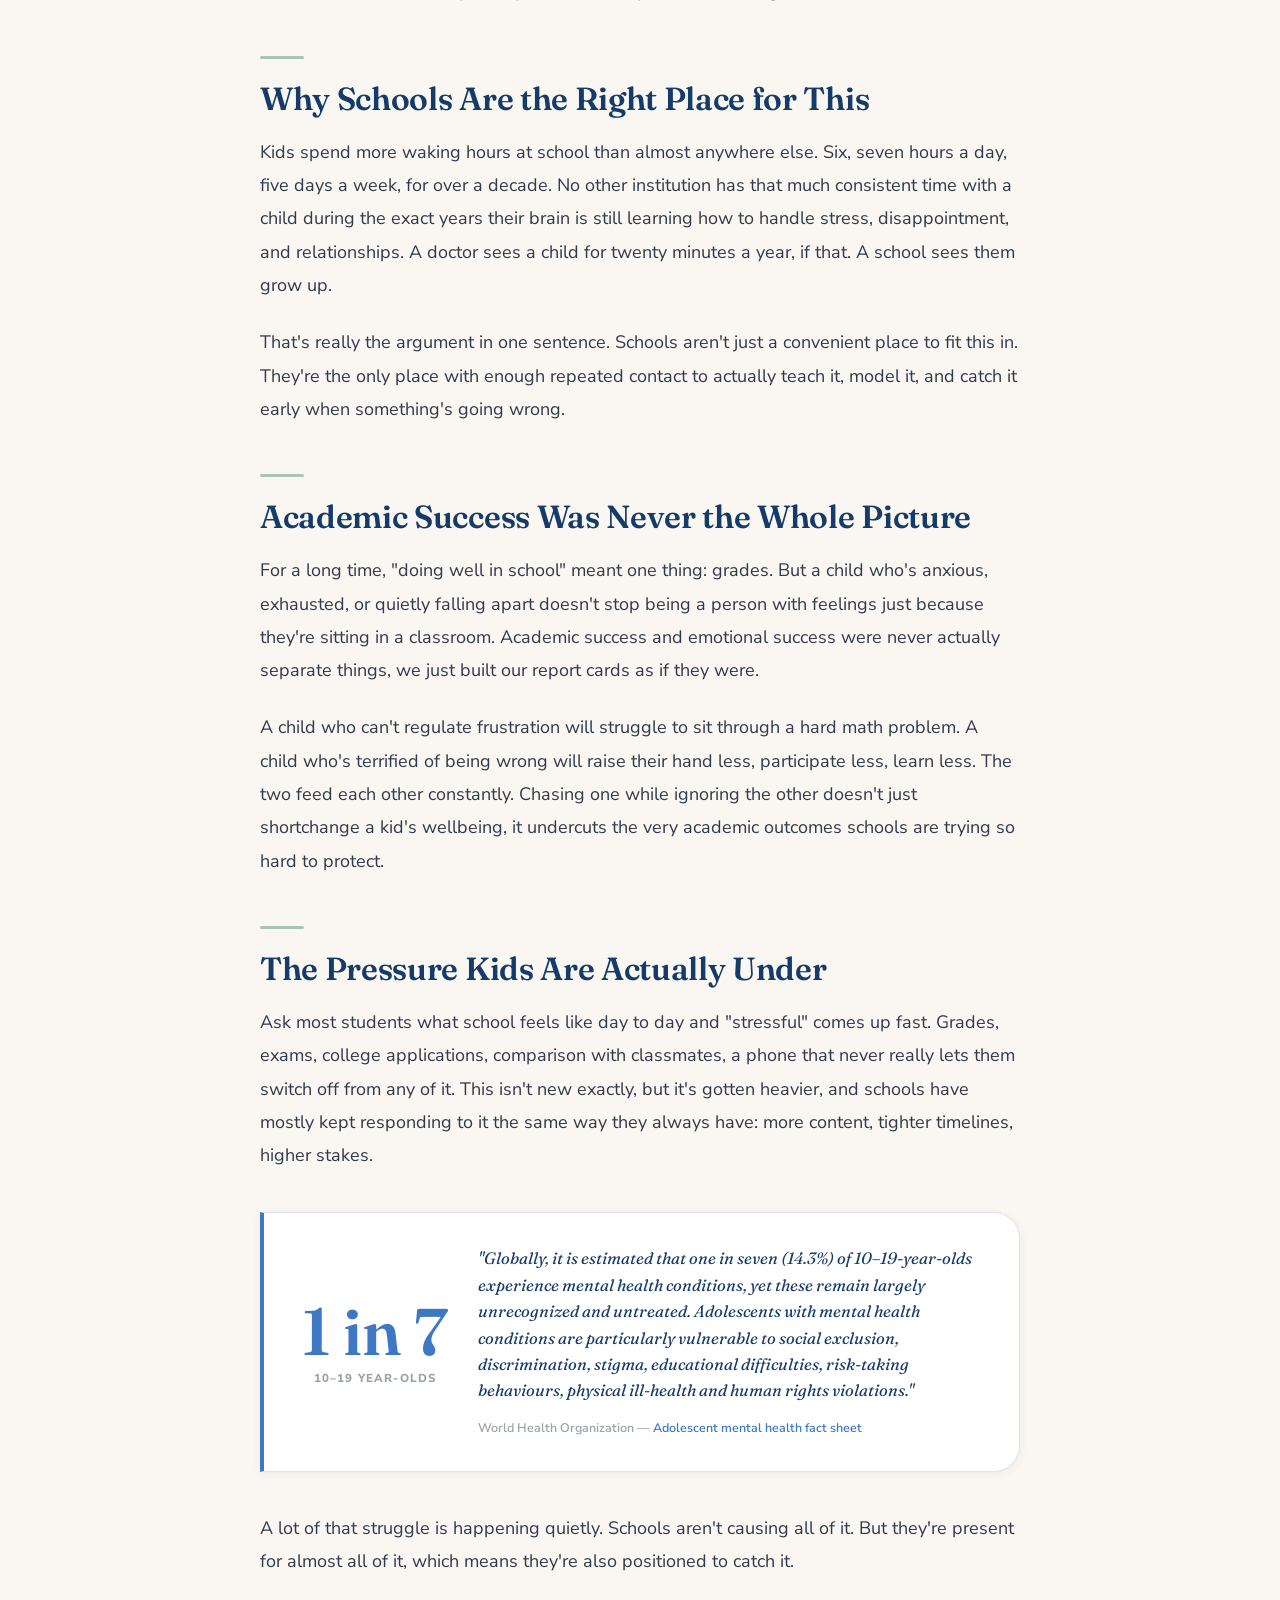
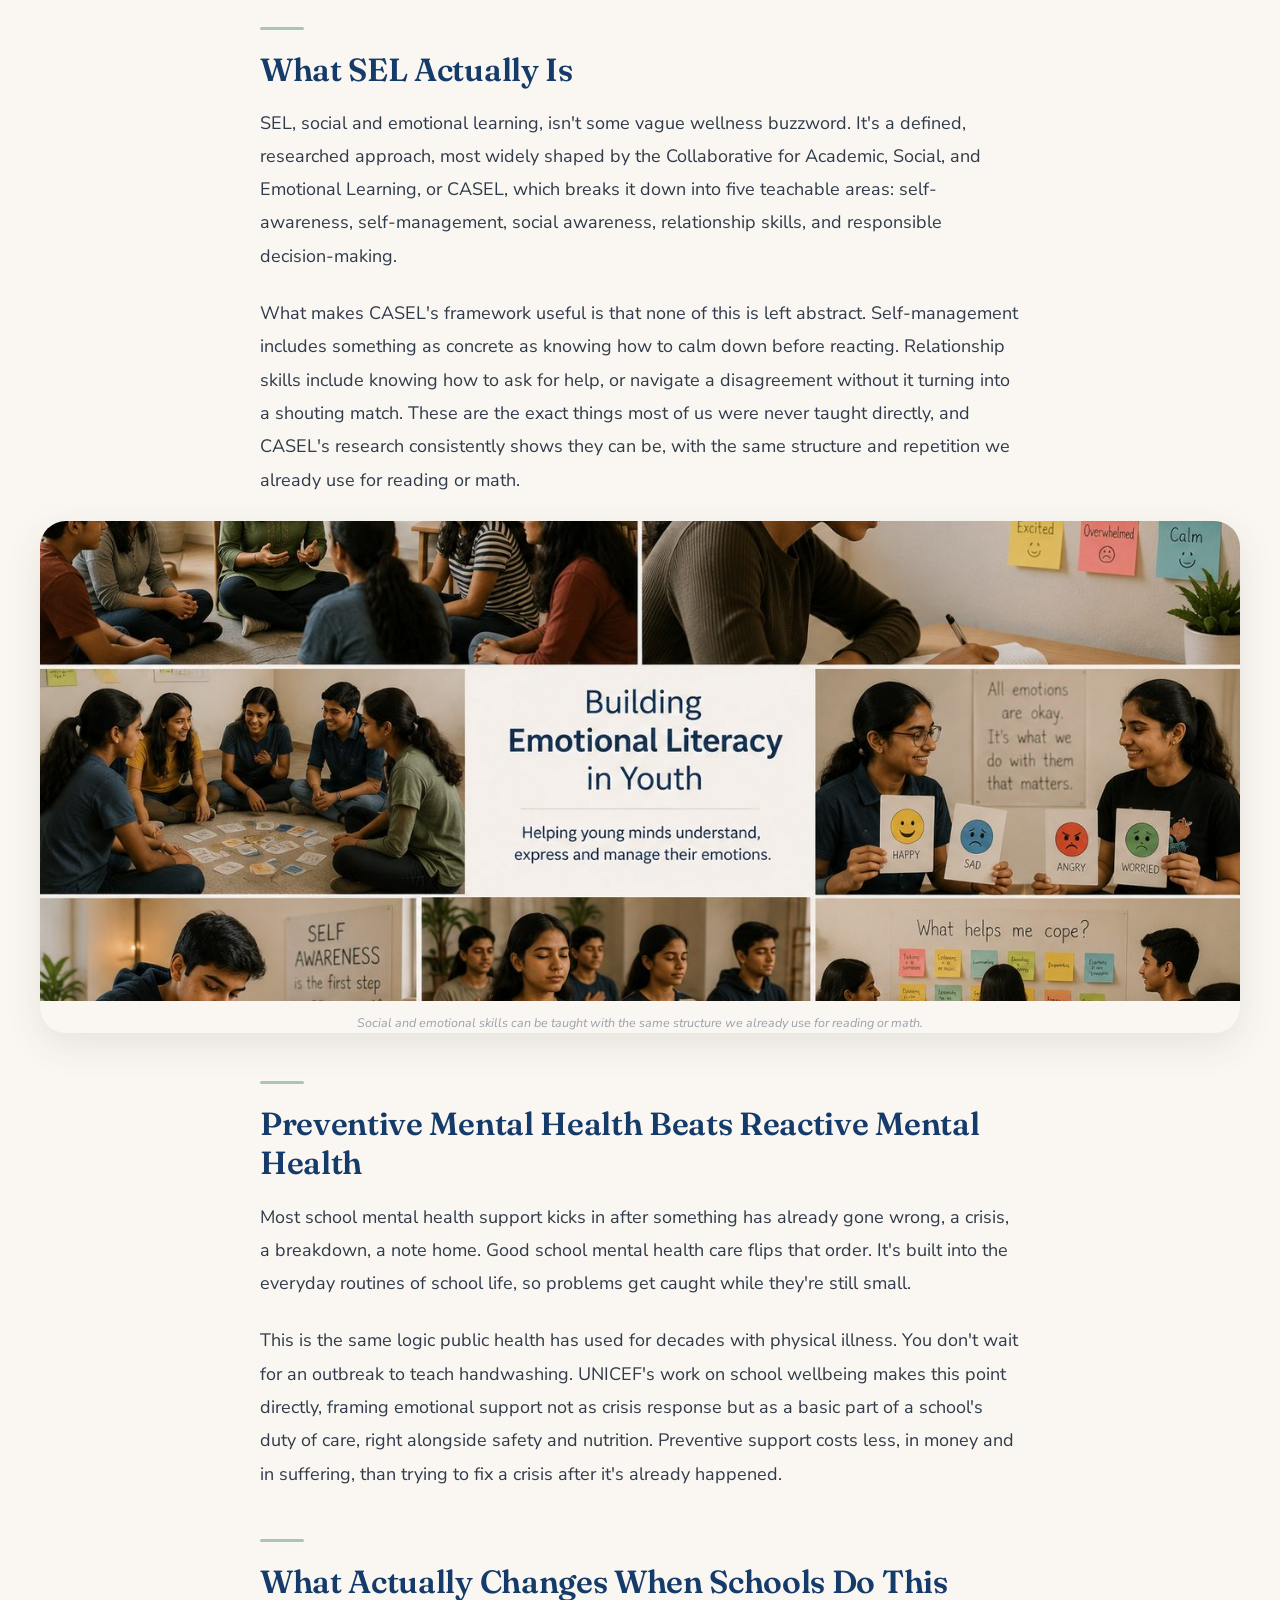
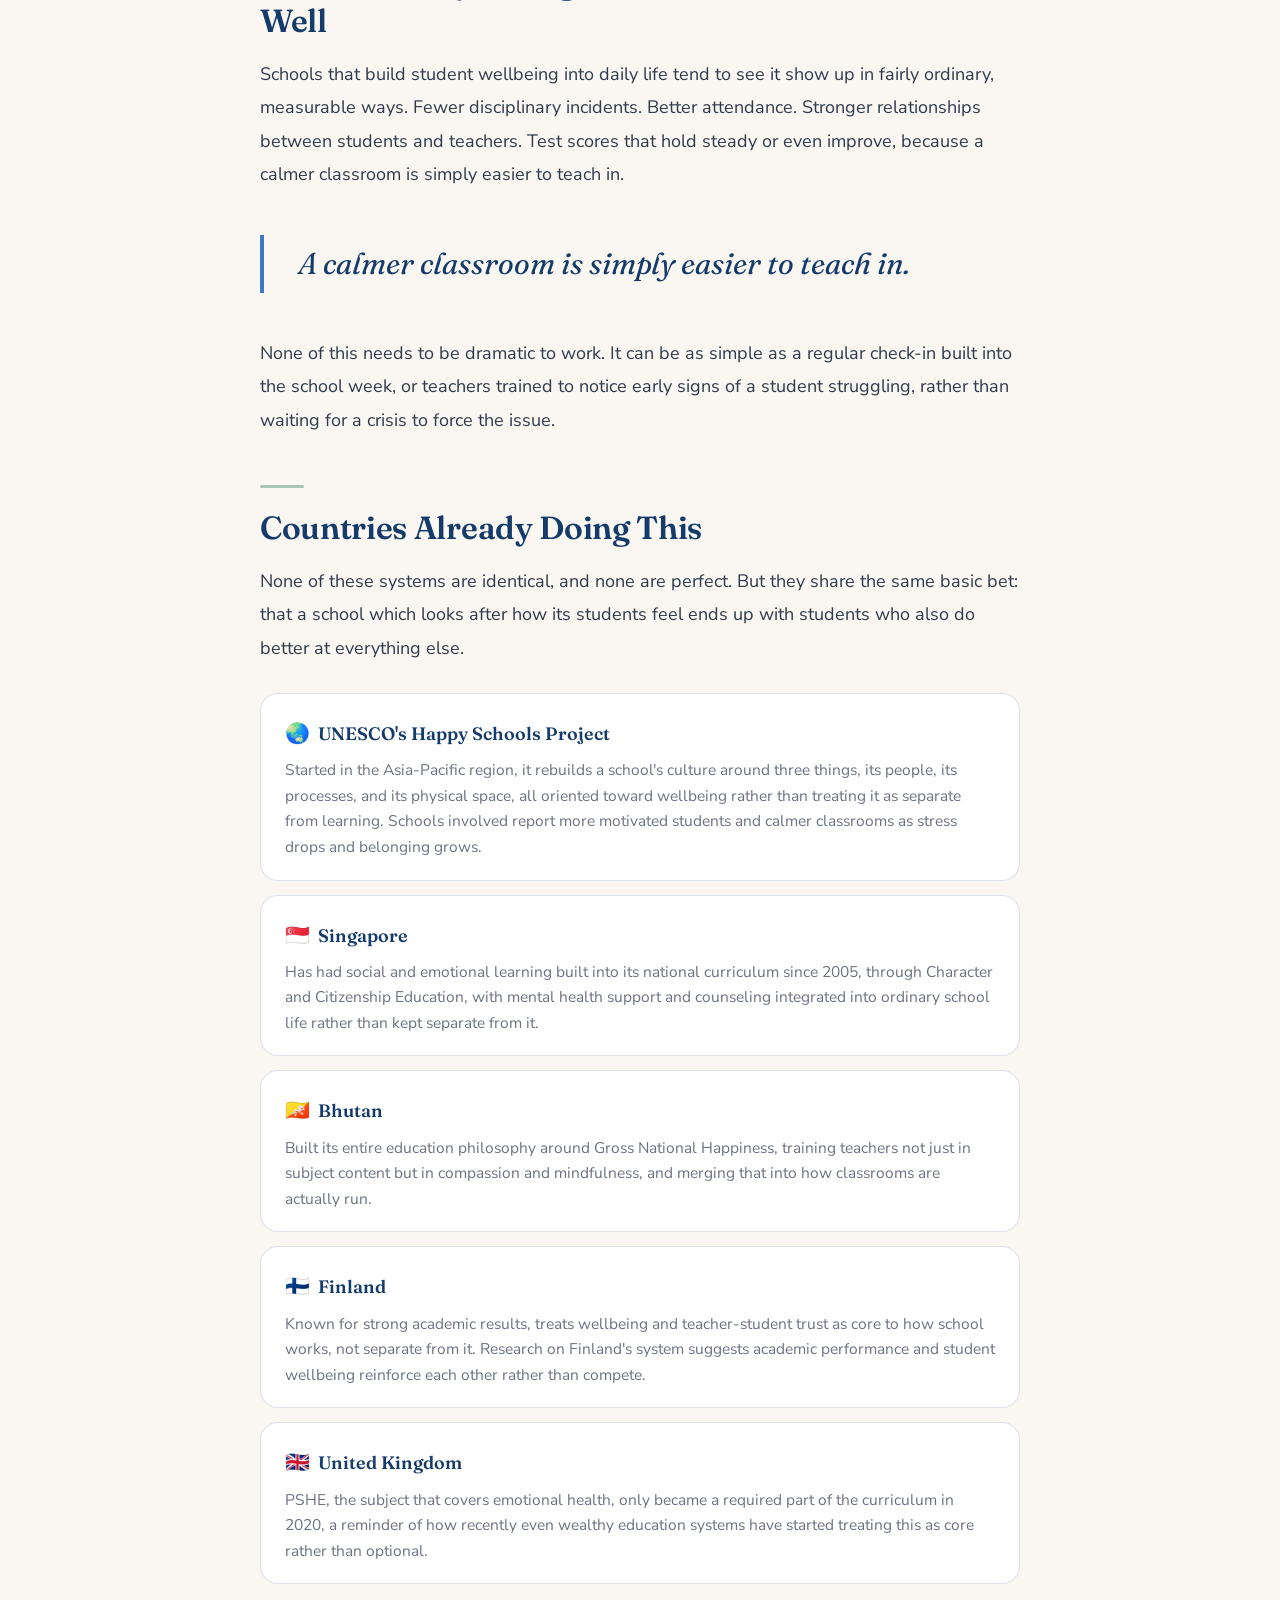
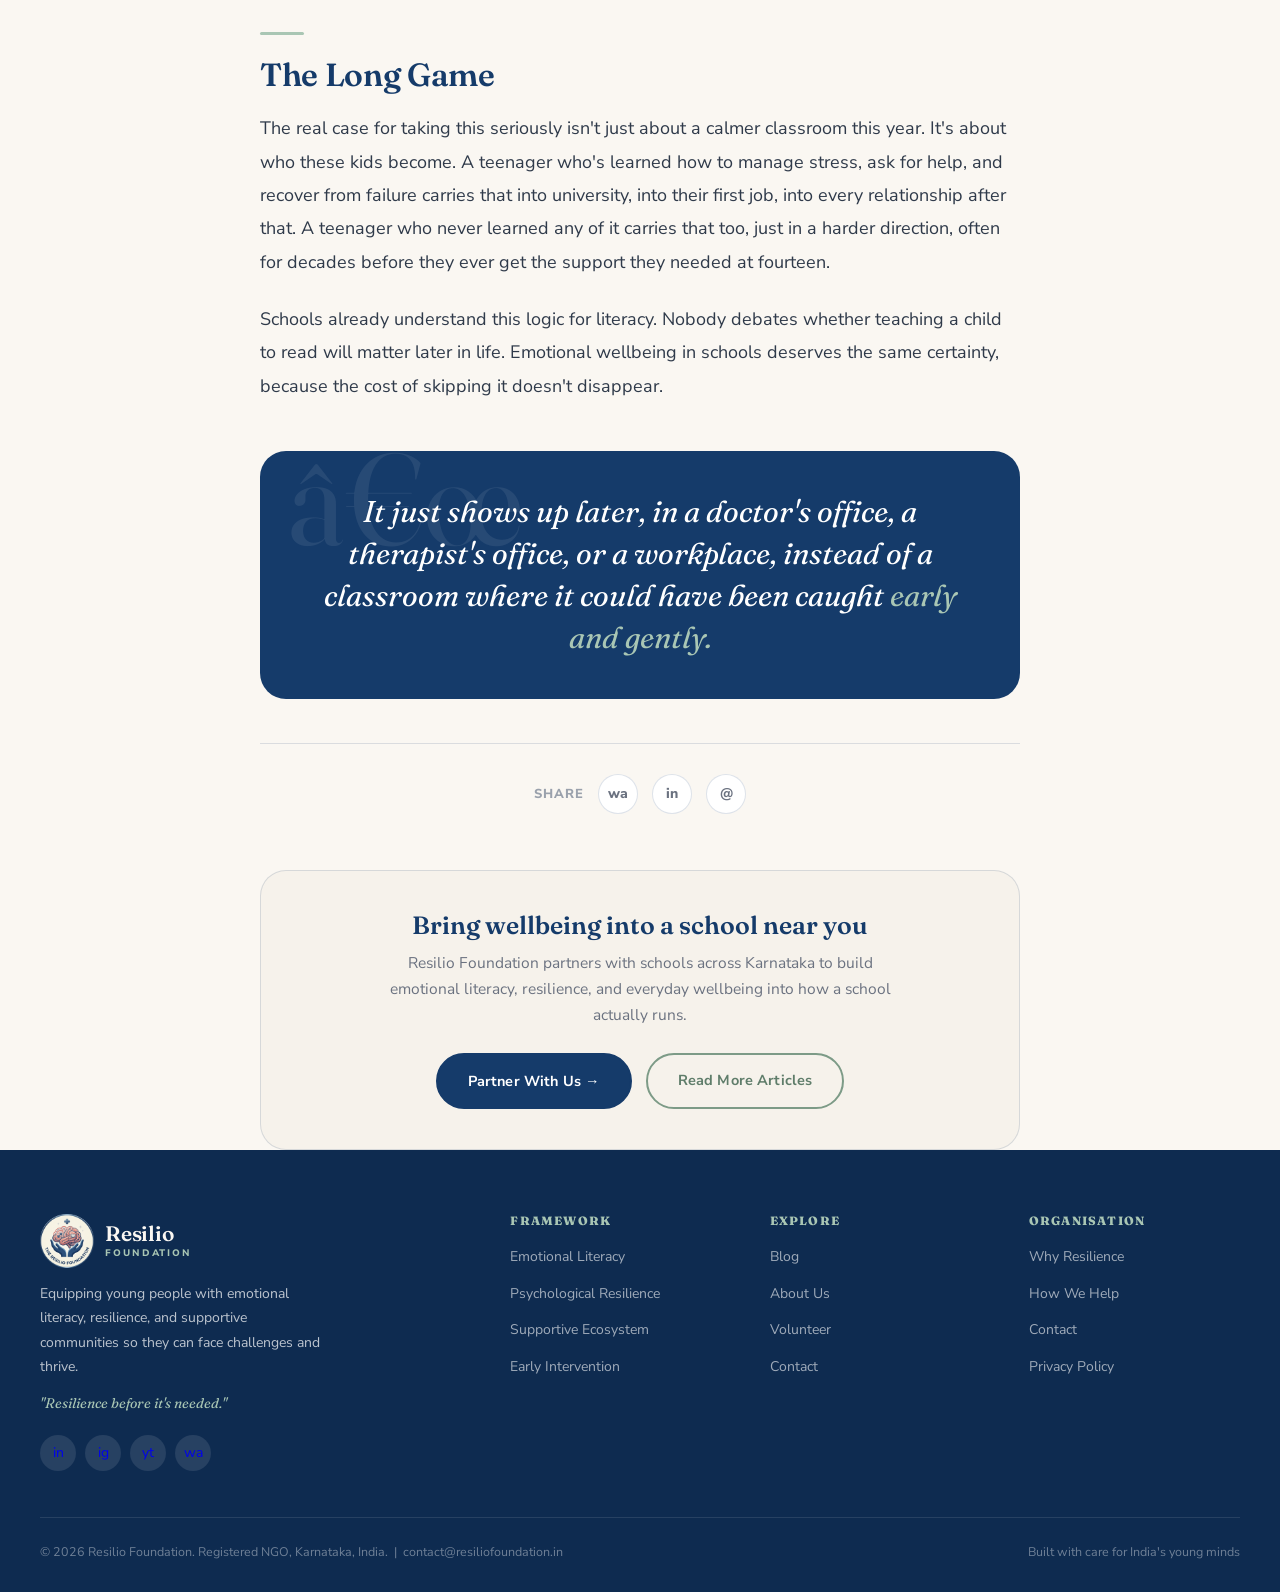
<file: blog-wellbeing-in-schools.html>
<!DOCTYPE html>
<html lang="en">
<head>
  <meta charset="UTF-8">
  <meta name="viewport" content="width=device-width, initial-scale=1.0">
  <title>Why Emotional Wellbeing Belongs in Every School — Resilio Foundation</title>
  <meta name="description" content="Schools have more consistent time with a child than any other institution. Why emotional wellbeing and social-emotional learning belong in the daily life of every school, not the guidance office once a year.">
  <link rel="preconnect" href="https://fonts.googleapis.com">
  <link rel="preconnect" href="https://fonts.gstatic.com" crossorigin>
  <link href="https://fonts.googleapis.com/css2?family=Fraunces:ital,opsz,wght@0,9..144,400;0,9..144,500;0,9..144,600;0,9..144,700;1,9..144,400;1,9..144,500&family=Nunito+Sans:ital,opsz,wght@0,6..12,300;0,6..12,400;0,6..12,500;0,6..12,600;0,6..12,700;0,6..12,800;0,6..12,900&display=swap" rel="stylesheet">
  <link rel="stylesheet" href="css/style.css">
</head>
<body>

<!-- ══ STICKY HEADER ══ -->
<div class="site-header">

  <!-- Notification bar -->
  <div class="notif-bar" id="notifBar">
    <span class="tag">📖 On the Blog</span>
    <a href="blog-more-than-marks.html">More Than Marks: Redefining Success</a>
    <span class="notif-sep">·</span>
    <a href="blog-wellbeing-in-schools.html">Why Emotional Wellbeing Belongs in Every School</a>
    <button class="notif-close" onclick="closeNotif()" aria-label="Dismiss">✕</button>
  </div>

  <!-- Mobile menu -->
  <div class="mob-menu" id="mobMenu">
    <button class="mob-close" onclick="closeMob()" aria-label="Close">✕</button>
    <a href="index.html" onclick="closeMob()">Home</a>
    <a href="about.html" onclick="closeMob()">About</a>
    <a href="index.html#framework" onclick="closeMob()">Our Framework</a>
    <a href="blog.html" onclick="closeMob()">Blog</a>
    <a href="contact.html" onclick="closeMob()">Contact</a>
    <img src="images/logo-badge.png" alt="The Resilio Foundation" style="width:82px;height:82px;margin:6px 0">
    <a href="#" class="btn btn-primary" onclick="openModal('volModal');closeMob()">Join Us</a>
  </div>

  <!-- Nav -->
  <nav id="mainNav">
    <div class="nav-inner">
      <a href="index.html" class="nav-logo brand-lockup" aria-label="The Resilio Foundation home">
        <img src="images/logo-badge.png" alt="The Resilio Foundation">
        <span class="bl-name">Resilio<small>Foundation</small></span>
      </a>
      <ul class="nav-links">
        <li><a href="index.html">Home</a></li>
        <li><a href="about.html">About</a></li>
        <li><a href="index.html#framework">Our Framework</a></li>
        <li><a href="blog.html">Blog</a></li>
        <li><a href="contact.html">Contact</a></li>
        <li><a href="#" class="nav-cta" onclick="openModal('volModal');return false;">Join Us</a></li>
      </ul>
      <button class="nav-burger" onclick="document.getElementById('mobMenu').classList.add('open')" aria-label="Open menu">
        <span></span><span></span><span></span>
      </button>
    </div>
  </nav>

</div><!-- /site-header -->

<!-- ══ ARTICLE ══ -->
<article class="article">
  <div class="inner">

    <div class="article-inner">
      <a href="blog.html" class="article-back reveal">← Back to all articles</a>
      <div class="article-head reveal">
        <span class="article-cat">🏫 Schools &amp; Learning</span>
        <h1 class="article-title">Why Emotional Wellbeing Belongs in <em>Every School</em></h1>
        <p class="article-dek">Schools are set up to notice when a child falls behind in reading. They're far less equipped to notice when a child is quietly falling apart.</p>
        <div class="article-byline">
          <strong>Resilio Foundation</strong>
          <span class="dot"></span>
          <span>July 18, 2026</span>
          <span class="dot"></span>
          <span>8 min read</span>
        </div>
      </div>
    </div>

    <figure class="article-figure wide reveal">
      <img src="images/workshop-discussion.jpg" alt="A facilitator leading a wellbeing discussion with students gathered around a table, 'Emotions matter' written on the board">
      <figcaption>No other institution has as much consistent time with a child as a school.</figcaption>
    </figure>

    <div class="article-inner">
      <div class="article-body reveal">

        <p class="lead">Walk into almost any classroom and you'll find at least one student who's technically present and nowhere close to actually being there, quiet, not disruptive, not failing, just absent in every way that doesn't show up on a register.</p>

        <p>Teachers see this constantly: a kid coasting through a hard year at home, a friendship that fell apart, an anxiety nobody's asked about, and none of it visible in a grade until it's already become a crisis.</p>

        <p>Schools are set up to notice when a child falls behind in reading. They're far less equipped to notice when a child is quietly falling apart.</p>

        <p>That gap is exactly why emotional wellbeing in schools can't keep being treated as an add-on, something for the guidance counselor's office or a once-a-year assembly. It has to be part of how a school runs, day to day, the same way math or reading is.</p>

        <h2>Why Schools Are the Right Place for This</h2>
        <p>Kids spend more waking hours at school than almost anywhere else. Six, seven hours a day, five days a week, for over a decade. No other institution has that much consistent time with a child during the exact years their brain is still learning how to handle stress, disappointment, and relationships. A doctor sees a child for twenty minutes a year, if that. A school sees them grow up.</p>
        <p>That's really the argument in one sentence. Schools aren't just a convenient place to fit this in. They're the only place with enough repeated contact to actually teach it, model it, and catch it early when something's going wrong.</p>

        <h2>Academic Success Was Never the Whole Picture</h2>
        <p>For a long time, "doing well in school" meant one thing: grades. But a child who's anxious, exhausted, or quietly falling apart doesn't stop being a person with feelings just because they're sitting in a classroom. Academic success and emotional success were never actually separate things, we just built our report cards as if they were.</p>
        <p>A child who can't regulate frustration will struggle to sit through a hard math problem. A child who's terrified of being wrong will raise their hand less, participate less, learn less. The two feed each other constantly. Chasing one while ignoring the other doesn't just shortchange a kid's wellbeing, it undercuts the very academic outcomes schools are trying so hard to protect.</p>

        <h2>The Pressure Kids Are Actually Under</h2>
        <p>Ask most students what school feels like day to day and "stressful" comes up fast. Grades, exams, college applications, comparison with classmates, a phone that never really lets them switch off from any of it. This isn't new exactly, but it's gotten heavier, and schools have mostly kept responding to it the same way they always have: more content, tighter timelines, higher stakes.</p>

        <div class="stat-quote">
          <div class="sq-num">1&nbsp;in&nbsp;7<small>10–19 year-olds</small></div>
          <div>
            <blockquote>"Globally, it is estimated that one in seven (14.3%) of 10–19-year-olds experience mental health conditions, yet these remain largely unrecognized and untreated. Adolescents with mental health conditions are particularly vulnerable to social exclusion, discrimination, stigma, educational difficulties, risk-taking behaviours, physical ill-health and human rights violations."</blockquote>
            <cite>World Health Organization — <a href="https://www.who.int/news-room/fact-sheets/detail/adolescent-mental-health" target="_blank" rel="noopener">Adolescent mental health fact sheet</a></cite>
          </div>
        </div>

        <p>A lot of that struggle is happening quietly. Schools aren't causing all of it. But they're present for almost all of it, which means they're also positioned to catch it.</p>

        <h2>What SEL Actually Is</h2>
        <p>SEL, social and emotional learning, isn't some vague wellness buzzword. It's a defined, researched approach, most widely shaped by the Collaborative for Academic, Social, and Emotional Learning, or CASEL, which breaks it down into five teachable areas: self-awareness, self-management, social awareness, relationship skills, and responsible decision-making.</p>
        <p>What makes CASEL's framework useful is that none of this is left abstract. Self-management includes something as concrete as knowing how to calm down before reacting. Relationship skills include knowing how to ask for help, or navigate a disagreement without it turning into a shouting match. These are the exact things most of us were never taught directly, and CASEL's research consistently shows they can be, with the same structure and repetition we already use for reading or math.</p>
      </div>
    </div>

    <figure class="article-figure reveal">
      <img src="images/emotional-literacy.jpg" alt="A collage of young people learning to name and express their emotions through group activities, journalling, and reflection">
      <figcaption>Social and emotional skills can be taught with the same structure we already use for reading or math.</figcaption>
    </figure>

    <div class="article-inner">
      <div class="article-body reveal">

        <h2>Preventive Mental Health Beats Reactive Mental Health</h2>
        <p>Most school mental health support kicks in after something has already gone wrong, a crisis, a breakdown, a note home. Good school mental health care flips that order. It's built into the everyday routines of school life, so problems get caught while they're still small.</p>
        <p>This is the same logic public health has used for decades with physical illness. You don't wait for an outbreak to teach handwashing. UNICEF's work on school wellbeing makes this point directly, framing emotional support not as crisis response but as a basic part of a school's duty of care, right alongside safety and nutrition. Preventive support costs less, in money and in suffering, than trying to fix a crisis after it's already happened.</p>

        <h2>What Actually Changes When Schools Do This Well</h2>
        <p>Schools that build student wellbeing into daily life tend to see it show up in fairly ordinary, measurable ways. Fewer disciplinary incidents. Better attendance. Stronger relationships between students and teachers. Test scores that hold steady or even improve, because a calmer classroom is simply easier to teach in.</p>

        <div class="pullquote">
          <p>A calmer classroom is simply easier to teach in.</p>
        </div>

        <p>None of this needs to be dramatic to work. It can be as simple as a regular check-in built into the school week, or teachers trained to notice early signs of a student struggling, rather than waiting for a crisis to force the issue.</p>

        <h2>Countries Already Doing This</h2>
        <p>None of these systems are identical, and none are perfect. But they share the same basic bet: that a school which looks after how its students feel ends up with students who also do better at everything else.</p>

        <div class="country-list">
          <div class="country-item">
            <strong><span class="ci-flag">🌏</span>UNESCO's Happy Schools Project</strong>
            <p>Started in the Asia-Pacific region, it rebuilds a school's culture around three things, its people, its processes, and its physical space, all oriented toward wellbeing rather than treating it as separate from learning. Schools involved report more motivated students and calmer classrooms as stress drops and belonging grows.</p>
          </div>
          <div class="country-item">
            <strong><span class="ci-flag">🇸🇬</span>Singapore</strong>
            <p>Has had social and emotional learning built into its national curriculum since 2005, through Character and Citizenship Education, with mental health support and counseling integrated into ordinary school life rather than kept separate from it.</p>
          </div>
          <div class="country-item">
            <strong><span class="ci-flag">🇧🇹</span>Bhutan</strong>
            <p>Built its entire education philosophy around Gross National Happiness, training teachers not just in subject content but in compassion and mindfulness, and merging that into how classrooms are actually run.</p>
          </div>
          <div class="country-item">
            <strong><span class="ci-flag">🇫🇮</span>Finland</strong>
            <p>Known for strong academic results, treats wellbeing and teacher-student trust as core to how school works, not separate from it. Research on Finland's system suggests academic performance and student wellbeing reinforce each other rather than compete.</p>
          </div>
          <div class="country-item">
            <strong><span class="ci-flag">🇬🇧</span>United Kingdom</strong>
            <p>PSHE, the subject that covers emotional health, only became a required part of the curriculum in 2020, a reminder of how recently even wealthy education systems have started treating this as core rather than optional.</p>
          </div>
        </div>

        <h2>The Long Game</h2>
        <p>The real case for taking this seriously isn't just about a calmer classroom this year. It's about who these kids become. A teenager who's learned how to manage stress, ask for help, and recover from failure carries that into university, into their first job, into every relationship after that. A teenager who never learned any of it carries that too, just in a harder direction, often for decades before they ever get the support they needed at fourteen.</p>
        <p>Schools already understand this logic for literacy. Nobody debates whether teaching a child to read will matter later in life. Emotional wellbeing in schools deserves the same certainty, because the cost of skipping it doesn't disappear.</p>

        <div class="article-end">
          <p>It just shows up later, in a doctor's office, a therapist's office, or a workplace, instead of a classroom where it could have been caught <em>early and gently.</em></p>
        </div>

        <div class="article-share">
          <span>Share</span>
          <a href="https://api.whatsapp.com/send?text=Why%20Emotional%20Wellbeing%20Belongs%20in%20Every%20School%20%E2%80%94%20Resilio%20Foundation" target="_blank" rel="noopener" title="Share on WhatsApp">wa</a>
          <a href="https://www.linkedin.com/sharing/share-offsite/" target="_blank" rel="noopener" title="Share on LinkedIn">in</a>
          <a href="mailto:?subject=Why%20Emotional%20Wellbeing%20Belongs%20in%20Every%20School%20%E2%80%94%20Resilio%20Foundation&body=Thought%20you%27d%20find%20this%20worth%20reading." title="Share by email">@</a>
        </div>

      </div>
    </div>

    <div class="article-cta reveal">
      <h3>Bring wellbeing into a school near you</h3>
      <p>Resilio Foundation partners with schools across Karnataka to build emotional literacy, resilience, and everyday wellbeing into how a school actually runs.</p>
      <div class="cta-btns">
        <button class="btn btn-primary" onclick="openModal('contactModal')">Partner With Us →</button>
        <a href="blog.html" class="btn btn-outline">Read More Articles</a>
      </div>
    </div>

  </div>
</article>

<!-- ══ FOOTER ══ -->
<footer>
  <div class="footer-inner">
    <div class="footer-grid">
      <div class="footer-brand">
        <div class="brand-lockup">
          <img src="images/logo-badge.png" alt="The Resilio Foundation">
          <span class="bl-name">Resilio<small>Foundation</small></span>
        </div>
        <p>Equipping young people with emotional literacy, resilience, and supportive communities so they can face challenges and thrive.</p>
        <div class="footer-tagline">"Resilience before it's needed."</div>
        <div class="footer-social">
          <a href="#" title="LinkedIn">in</a>
          <a href="#" title="Instagram">ig</a>
          <a href="#" title="YouTube">yt</a>
          <a href="#" title="WhatsApp">wa</a>
        </div>
      </div>
      <div class="footer-col">
        <h5>Framework</h5>
        <ul>
          <li><a href="index.html#framework">Emotional Literacy</a></li>
          <li><a href="index.html#framework">Psychological Resilience</a></li>
          <li><a href="index.html#framework">Supportive Ecosystem</a></li>
          <li><a href="index.html#framework">Early Intervention</a></li>
        </ul>
      </div>
      <div class="footer-col">
        <h5>Explore</h5>
        <ul>
          <li><a href="blog.html">Blog</a></li>
          <li><a href="about.html">About Us</a></li>
          <li><a href="#" onclick="openModal('volModal');return false">Volunteer</a></li>
          <li><a href="contact.html">Contact</a></li>
        </ul>
      </div>
      <div class="footer-col">
        <h5>Organisation</h5>
        <ul>
          <li><a href="index.html#meaning">Why Resilience</a></li>
          <li><a href="index.html#change">How We Help</a></li>
          <li><a href="contact.html">Contact</a></li>
          <li><a href="#" onclick="return false">Privacy Policy</a></li>
        </ul>
      </div>
    </div>
    <div class="footer-bottom">
      <span>© 2026 Resilio Foundation. Registered NGO, Karnataka, India. &nbsp;|&nbsp; contact@resiliofoundation.in</span>
      <span>Built with care for India's young minds</span>
    </div>
  </div>
</footer>

<!-- ══ VOLUNTEER MODAL ══ -->
<div class="modal-backdrop" id="volModal" onclick="handleBackdropClick(event,'volModal')">
  <div class="modal-box" role="dialog" aria-modal="true">
    <div class="modal-header">
      <div class="modal-header-text">
        <h3>Express Your Interest</h3>
        <p>Join our movement. We will reach out within 3 business days.</p>
      </div>
      <button class="modal-close" onclick="closeModal('volModal')" aria-label="Close">✕</button>
    </div>
    <div class="modal-body">
      <form id="volForm" action="https://formspree.io/f/xzdneqoz" method="POST" onsubmit="handleVolSubmit(event)">
        <input type="hidden" name="_subject" value="New Volunteer Interest — Resilio Foundation">
        <input type="text" name="_gotcha" style="display:none" tabindex="-1" autocomplete="off">
        <div class="form-row">
          <div class="form-group">
            <label>Full Name *</label>
            <input type="text" name="Full Name" placeholder="e.g., Priya Sharma" required>
          </div>
          <div class="form-group">
            <label>Age *</label>
            <input type="number" name="Age" placeholder="e.g., 21" min="16" max="70" required>
          </div>
        </div>
        <div class="form-group">
          <label>Email Address *</label>
          <input type="email" name="email" placeholder="priya@example.com" required>
        </div>
        <div class="form-group">
          <label>Phone Number *</label>
          <input type="tel" name="Phone" placeholder="+91 98765 43210" required>
        </div>
        <div class="form-group">
          <label>Choose Your Background *</label>
          <select name="Background" required>
            <option value="">Select your background</option>
            <option>Psychology Student</option>
            <option>Medical Student</option>
            <option>Social Work Student</option>
            <option>Educator / Teacher</option>
            <option>General College Student</option>
            <option>Working Professional</option>
            <option>Other</option>
          </select>
        </div>
        <div class="form-group">
          <label>What inspires you to join our resilience-building mission? *</label>
          <textarea name="Motivation" placeholder="Tell us what draws you to building resilience in young people..." required></textarea>
        </div>
        <button type="submit" class="btn btn-primary" style="width:100%;justify-content:center">Submit My Interest &amp; Join Us →</button>
      </form>
      <div class="form-success" id="volSuccess">
        Welcome to Resilio Foundation. We have received your expression of interest and will be in touch within 3 business days. Thank you for stepping forward for India's young minds.
      </div>
    </div>
  </div>
</div>

<!-- ══ CONTACT MODAL ══ -->
<div class="modal-backdrop" id="contactModal" onclick="handleBackdropClick(event,'contactModal')">
  <div class="modal-box" role="dialog" aria-modal="true">
    <div class="modal-header">
      <div class="modal-header-text">
        <h3>Send Us a Message</h3>
        <p>We read every message and reply within 2 to 3 business days.</p>
      </div>
      <button class="modal-close" onclick="closeModal('contactModal')" aria-label="Close">✕</button>
    </div>
    <div class="modal-body">
      <form id="contactForm" action="https://formspree.io/f/xzdneqoz" method="POST" onsubmit="handleContactSubmit(event)">
        <input type="hidden" name="_subject" value="New Contact Message — Resilio Foundation">
        <input type="text" name="_gotcha" style="display:none" tabindex="-1" autocomplete="off">
        <div class="form-row">
          <div class="form-group">
            <label>Your Name *</label>
            <input type="text" name="Name" placeholder="Arjun Mehta" required>
          </div>
          <div class="form-group">
            <label>Organisation</label>
            <input type="text" name="Organisation" placeholder="Your school / company">
          </div>
        </div>
        <div class="form-group">
          <label>Email Address *</label>
          <input type="email" name="email" placeholder="arjun@example.com" required>
        </div>
        <div class="form-group">
          <label>Your Message *</label>
          <textarea name="Message" placeholder="Tell us a bit about yourself and how you would like to connect..." required></textarea>
        </div>
        <button type="submit" class="btn btn-primary" style="width:100%;justify-content:center">Send Message →</button>
      </form>
      <div class="form-success" id="contactSuccess">
        Your message has been sent. We will get back to you within 2 to 3 business days. Thank you for reaching out to Resilio Foundation.
      </div>
    </div>
  </div>
</div>

<script src="js/script.js"></script>
</body>
</html>
</file>
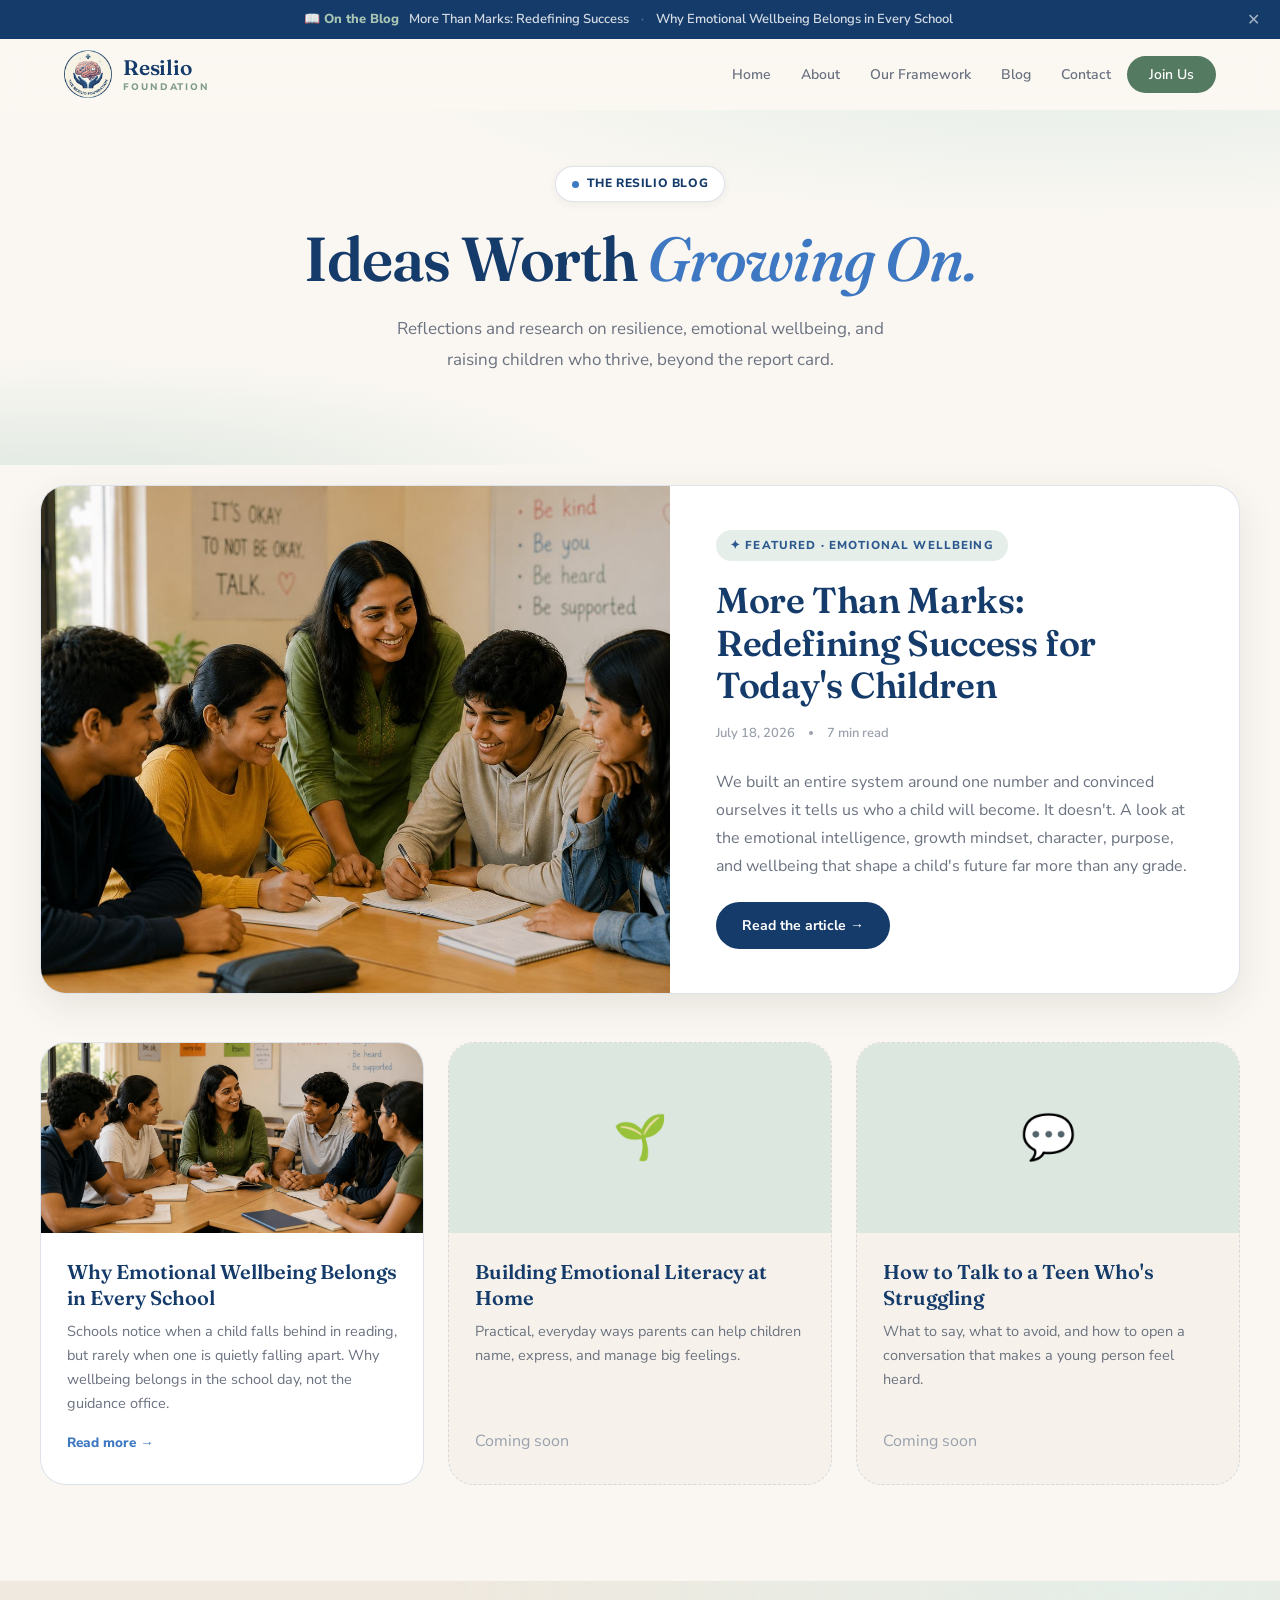
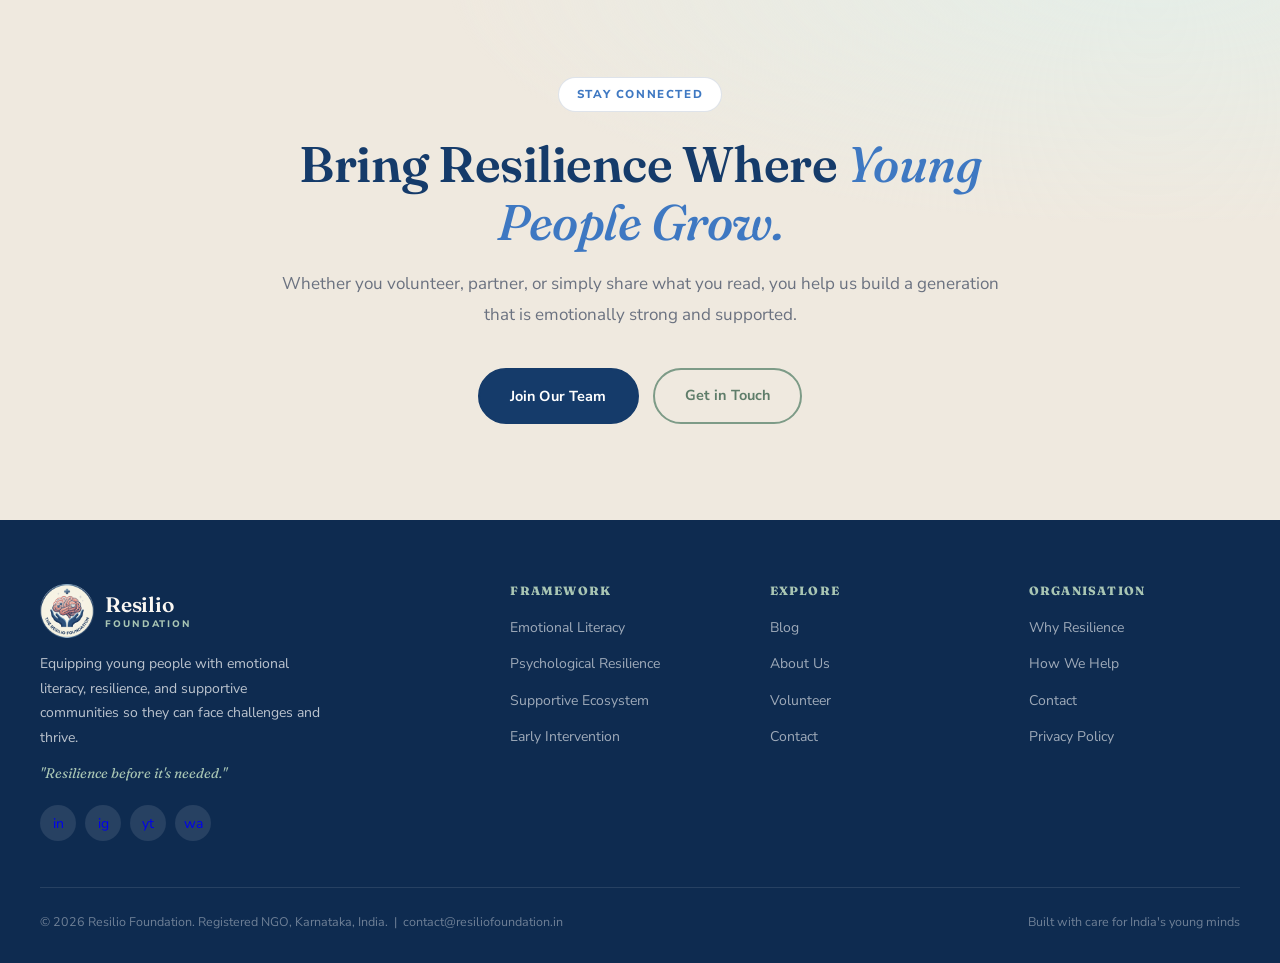
<file: blog.html>
<!DOCTYPE html>
<html lang="en">
<head>
  <meta charset="UTF-8">
  <meta name="viewport" content="width=device-width, initial-scale=1.0">
  <title>Blog — Resilio Foundation</title>
  <meta name="description" content="Ideas on resilience, emotional wellbeing, and raising children who thrive. Stories and research from the Resilio Foundation.">
  <link rel="preconnect" href="https://fonts.googleapis.com">
  <link rel="preconnect" href="https://fonts.gstatic.com" crossorigin>
  <link href="https://fonts.googleapis.com/css2?family=Fraunces:ital,opsz,wght@0,9..144,400;0,9..144,500;0,9..144,600;0,9..144,700;1,9..144,400;1,9..144,500&family=Nunito+Sans:ital,opsz,wght@0,6..12,300;0,6..12,400;0,6..12,500;0,6..12,600;0,6..12,700;0,6..12,800;0,6..12,900&display=swap" rel="stylesheet">
  <link rel="stylesheet" href="css/style.css">
</head>
<body>

<!-- ══ STICKY HEADER ══ -->
<div class="site-header">

  <!-- Notification bar -->
  <div class="notif-bar" id="notifBar">
    <span class="tag">📖 On the Blog</span>
    <a href="blog-more-than-marks.html">More Than Marks: Redefining Success</a>
    <span class="notif-sep">·</span>
    <a href="blog-wellbeing-in-schools.html">Why Emotional Wellbeing Belongs in Every School</a>
    <button class="notif-close" onclick="closeNotif()" aria-label="Dismiss">✕</button>
  </div>

  <!-- Mobile menu -->
  <div class="mob-menu" id="mobMenu">
    <button class="mob-close" onclick="closeMob()" aria-label="Close">✕</button>
    <a href="index.html" onclick="closeMob()">Home</a>
    <a href="about.html" onclick="closeMob()">About</a>
    <a href="index.html#framework" onclick="closeMob()">Our Framework</a>
    <a href="blog.html" onclick="closeMob()">Blog</a>
    <a href="contact.html" onclick="closeMob()">Contact</a>
    <img src="images/logo-badge.png" alt="The Resilio Foundation" style="width:82px;height:82px;margin:6px 0">
    <a href="#" class="btn btn-primary" onclick="openModal('volModal');closeMob()">Join Us</a>
  </div>

  <!-- Nav -->
  <nav id="mainNav">
    <div class="nav-inner">
      <a href="index.html" class="nav-logo brand-lockup" aria-label="The Resilio Foundation home">
        <img src="images/logo-badge.png" alt="The Resilio Foundation">
        <span class="bl-name">Resilio<small>Foundation</small></span>
      </a>
      <ul class="nav-links">
        <li><a href="index.html">Home</a></li>
        <li><a href="about.html">About</a></li>
        <li><a href="index.html#framework">Our Framework</a></li>
        <li><a href="blog.html">Blog</a></li>
        <li><a href="contact.html">Contact</a></li>
        <li><a href="#" class="nav-cta" onclick="openModal('volModal');return false;">Join Us</a></li>
      </ul>
      <button class="nav-burger" onclick="document.getElementById('mobMenu').classList.add('open')" aria-label="Open menu">
        <span></span><span></span><span></span>
      </button>
    </div>
  </nav>

</div><!-- /site-header -->

<!-- ══ PAGE HERO ══ -->
<section class="hero" style="padding-bottom:56px">
  <div class="hero-inner" style="grid-template-columns:1fr;text-align:center">
    <div class="hero-content reveal" style="max-width:720px;margin:0 auto">
      <div class="hero-badge" style="margin-left:auto;margin-right:auto"><span class="hero-badge-dot"></span>The Resilio Blog</div>
      <h1 class="hero-title">Ideas Worth <em>Growing On.</em></h1>
      <p class="hero-sub" style="margin-left:auto;margin-right:auto">Reflections and research on resilience, emotional wellbeing, and raising children who thrive, beyond the report card.</p>
    </div>
  </div>
</section>

<!-- ══ BLOG LISTING ══ -->
<section class="blog-list" style="padding-top:20px">
  <div class="inner">

    <!-- Featured post -->
    <div class="blog-featured reveal">
      <div class="bf-media">
        <img src="images/hero-classroom.jpg" alt="A mentor and young students working together in a supportive classroom">
      </div>
      <div class="bf-body">
        <span class="blog-tag">✦ Featured · Emotional Wellbeing</span>
        <h2>More Than Marks: Redefining Success for Today's Children</h2>
        <div class="blog-meta">
          <span>July 18, 2026</span>
          <span class="dot"></span>
          <span>7 min read</span>
        </div>
        <p>We built an entire system around one number and convinced ourselves it tells us who a child will become. It doesn't. A look at the emotional intelligence, growth mindset, character, purpose, and wellbeing that shape a child's future far more than any grade.</p>
        <a href="blog-more-than-marks.html" class="blog-read">Read the article →</a>
      </div>
    </div>

    <!-- More posts grid -->
    <div class="blog-grid">
      <article class="blog-card reveal">
        <a href="blog-wellbeing-in-schools.html" class="bc-media">
          <img src="images/workshop-discussion.jpg" alt="A facilitator leading a wellbeing discussion with students around a table">
        </a>
        <div class="bc-body">
          <h3>Why Emotional Wellbeing Belongs in Every School</h3>
          <p>Schools notice when a child falls behind in reading, but rarely when one is quietly falling apart. Why wellbeing belongs in the school day, not the guidance office.</p>
          <a href="blog-wellbeing-in-schools.html" class="bc-link">Read more →</a>
        </div>
      </article>

      <article class="blog-card blog-soon reveal d1">
        <div class="bc-media">🌱</div>
        <div class="bc-body">
          <h3>Building Emotional Literacy at Home</h3>
          <p>Practical, everyday ways parents can help children name, express, and manage big feelings.</p>
          <span class="bc-link" style="color:var(--soft)">Coming soon</span>
        </div>
      </article>

      <article class="blog-card blog-soon reveal d2">
        <div class="bc-media">💬</div>
        <div class="bc-body">
          <h3>How to Talk to a Teen Who's Struggling</h3>
          <p>What to say, what to avoid, and how to open a conversation that makes a young person feel heard.</p>
          <span class="bc-link" style="color:var(--soft)">Coming soon</span>
        </div>
      </article>
    </div>

  </div>
</section>

<!-- ══ CTA ══ -->
<section class="cta">
  <div class="cta-inner reveal">
    <div class="cta-chip">Stay Connected</div>
    <h2>Bring Resilience Where <em>Young People Grow.</em></h2>
    <p>Whether you volunteer, partner, or simply share what you read, you help us build a generation that is emotionally strong and supported.</p>
    <div class="cta-btns">
      <button class="btn btn-primary" onclick="openModal('volModal')">Join Our Team</button>
      <a href="contact.html" class="btn btn-outline">Get in Touch</a>
    </div>
  </div>
</section>

<!-- ══ FOOTER ══ -->
<footer>
  <div class="footer-inner">
    <div class="footer-grid">
      <div class="footer-brand">
        <div class="brand-lockup">
          <img src="images/logo-badge.png" alt="The Resilio Foundation">
          <span class="bl-name">Resilio<small>Foundation</small></span>
        </div>
        <p>Equipping young people with emotional literacy, resilience, and supportive communities so they can face challenges and thrive.</p>
        <div class="footer-tagline">"Resilience before it's needed."</div>
        <div class="footer-social">
          <a href="#" title="LinkedIn">in</a>
          <a href="#" title="Instagram">ig</a>
          <a href="#" title="YouTube">yt</a>
          <a href="#" title="WhatsApp">wa</a>
        </div>
      </div>
      <div class="footer-col">
        <h5>Framework</h5>
        <ul>
          <li><a href="index.html#framework">Emotional Literacy</a></li>
          <li><a href="index.html#framework">Psychological Resilience</a></li>
          <li><a href="index.html#framework">Supportive Ecosystem</a></li>
          <li><a href="index.html#framework">Early Intervention</a></li>
        </ul>
      </div>
      <div class="footer-col">
        <h5>Explore</h5>
        <ul>
          <li><a href="blog.html">Blog</a></li>
          <li><a href="about.html">About Us</a></li>
          <li><a href="#" onclick="openModal('volModal');return false">Volunteer</a></li>
          <li><a href="contact.html">Contact</a></li>
        </ul>
      </div>
      <div class="footer-col">
        <h5>Organisation</h5>
        <ul>
          <li><a href="index.html#meaning">Why Resilience</a></li>
          <li><a href="index.html#change">How We Help</a></li>
          <li><a href="contact.html">Contact</a></li>
          <li><a href="#" onclick="return false">Privacy Policy</a></li>
        </ul>
      </div>
    </div>
    <div class="footer-bottom">
      <span>© 2026 Resilio Foundation. Registered NGO, Karnataka, India. &nbsp;|&nbsp; contact@resiliofoundation.in</span>
      <span>Built with care for India's young minds</span>
    </div>
  </div>
</footer>

<!-- ══ VOLUNTEER MODAL ══ -->
<div class="modal-backdrop" id="volModal" onclick="handleBackdropClick(event,'volModal')">
  <div class="modal-box" role="dialog" aria-modal="true">
    <div class="modal-header">
      <div class="modal-header-text">
        <h3>Express Your Interest</h3>
        <p>Join our movement. We will reach out within 3 business days.</p>
      </div>
      <button class="modal-close" onclick="closeModal('volModal')" aria-label="Close">✕</button>
    </div>
    <div class="modal-body">
      <form id="volForm" action="https://formspree.io/f/xzdneqoz" method="POST" onsubmit="handleVolSubmit(event)">
        <input type="hidden" name="_subject" value="New Volunteer Interest — Resilio Foundation">
        <input type="text" name="_gotcha" style="display:none" tabindex="-1" autocomplete="off">
        <div class="form-row">
          <div class="form-group">
            <label>Full Name *</label>
            <input type="text" name="Full Name" placeholder="e.g., Priya Sharma" required>
          </div>
          <div class="form-group">
            <label>Age *</label>
            <input type="number" name="Age" placeholder="e.g., 21" min="16" max="70" required>
          </div>
        </div>
        <div class="form-group">
          <label>Email Address *</label>
          <input type="email" name="email" placeholder="priya@example.com" required>
        </div>
        <div class="form-group">
          <label>Phone Number *</label>
          <input type="tel" name="Phone" placeholder="+91 98765 43210" required>
        </div>
        <div class="form-group">
          <label>Choose Your Background *</label>
          <select name="Background" required>
            <option value="">Select your background</option>
            <option>Psychology Student</option>
            <option>Medical Student</option>
            <option>Social Work Student</option>
            <option>Educator / Teacher</option>
            <option>General College Student</option>
            <option>Working Professional</option>
            <option>Other</option>
          </select>
        </div>
        <div class="form-group">
          <label>What inspires you to join our resilience-building mission? *</label>
          <textarea name="Motivation" placeholder="Tell us what draws you to building resilience in young people..." required></textarea>
        </div>
        <button type="submit" class="btn btn-primary" style="width:100%;justify-content:center">Submit My Interest &amp; Join Us →</button>
      </form>
      <div class="form-success" id="volSuccess">
        Welcome to Resilio Foundation. We have received your expression of interest and will be in touch within 3 business days. Thank you for stepping forward for India's young minds.
      </div>
    </div>
  </div>
</div>

<!-- ══ CONTACT MODAL ══ -->
<div class="modal-backdrop" id="contactModal" onclick="handleBackdropClick(event,'contactModal')">
  <div class="modal-box" role="dialog" aria-modal="true">
    <div class="modal-header">
      <div class="modal-header-text">
        <h3>Send Us a Message</h3>
        <p>We read every message and reply within 2 to 3 business days.</p>
      </div>
      <button class="modal-close" onclick="closeModal('contactModal')" aria-label="Close">✕</button>
    </div>
    <div class="modal-body">
      <form id="contactForm" action="https://formspree.io/f/xzdneqoz" method="POST" onsubmit="handleContactSubmit(event)">
        <input type="hidden" name="_subject" value="New Contact Message — Resilio Foundation">
        <input type="text" name="_gotcha" style="display:none" tabindex="-1" autocomplete="off">
        <div class="form-row">
          <div class="form-group">
            <label>Your Name *</label>
            <input type="text" name="Name" placeholder="Arjun Mehta" required>
          </div>
          <div class="form-group">
            <label>Organisation</label>
            <input type="text" name="Organisation" placeholder="Your school / company">
          </div>
        </div>
        <div class="form-group">
          <label>Email Address *</label>
          <input type="email" name="email" placeholder="arjun@example.com" required>
        </div>
        <div class="form-group">
          <label>Your Message *</label>
          <textarea name="Message" placeholder="Tell us a bit about yourself and how you would like to connect..." required></textarea>
        </div>
        <button type="submit" class="btn btn-primary" style="width:100%;justify-content:center">Send Message →</button>
      </form>
      <div class="form-success" id="contactSuccess">
        Your message has been sent. We will get back to you within 2 to 3 business days. Thank you for reaching out to Resilio Foundation.
      </div>
    </div>
  </div>
</div>

<script src="js/script.js"></script>
</body>
</html>
</file>
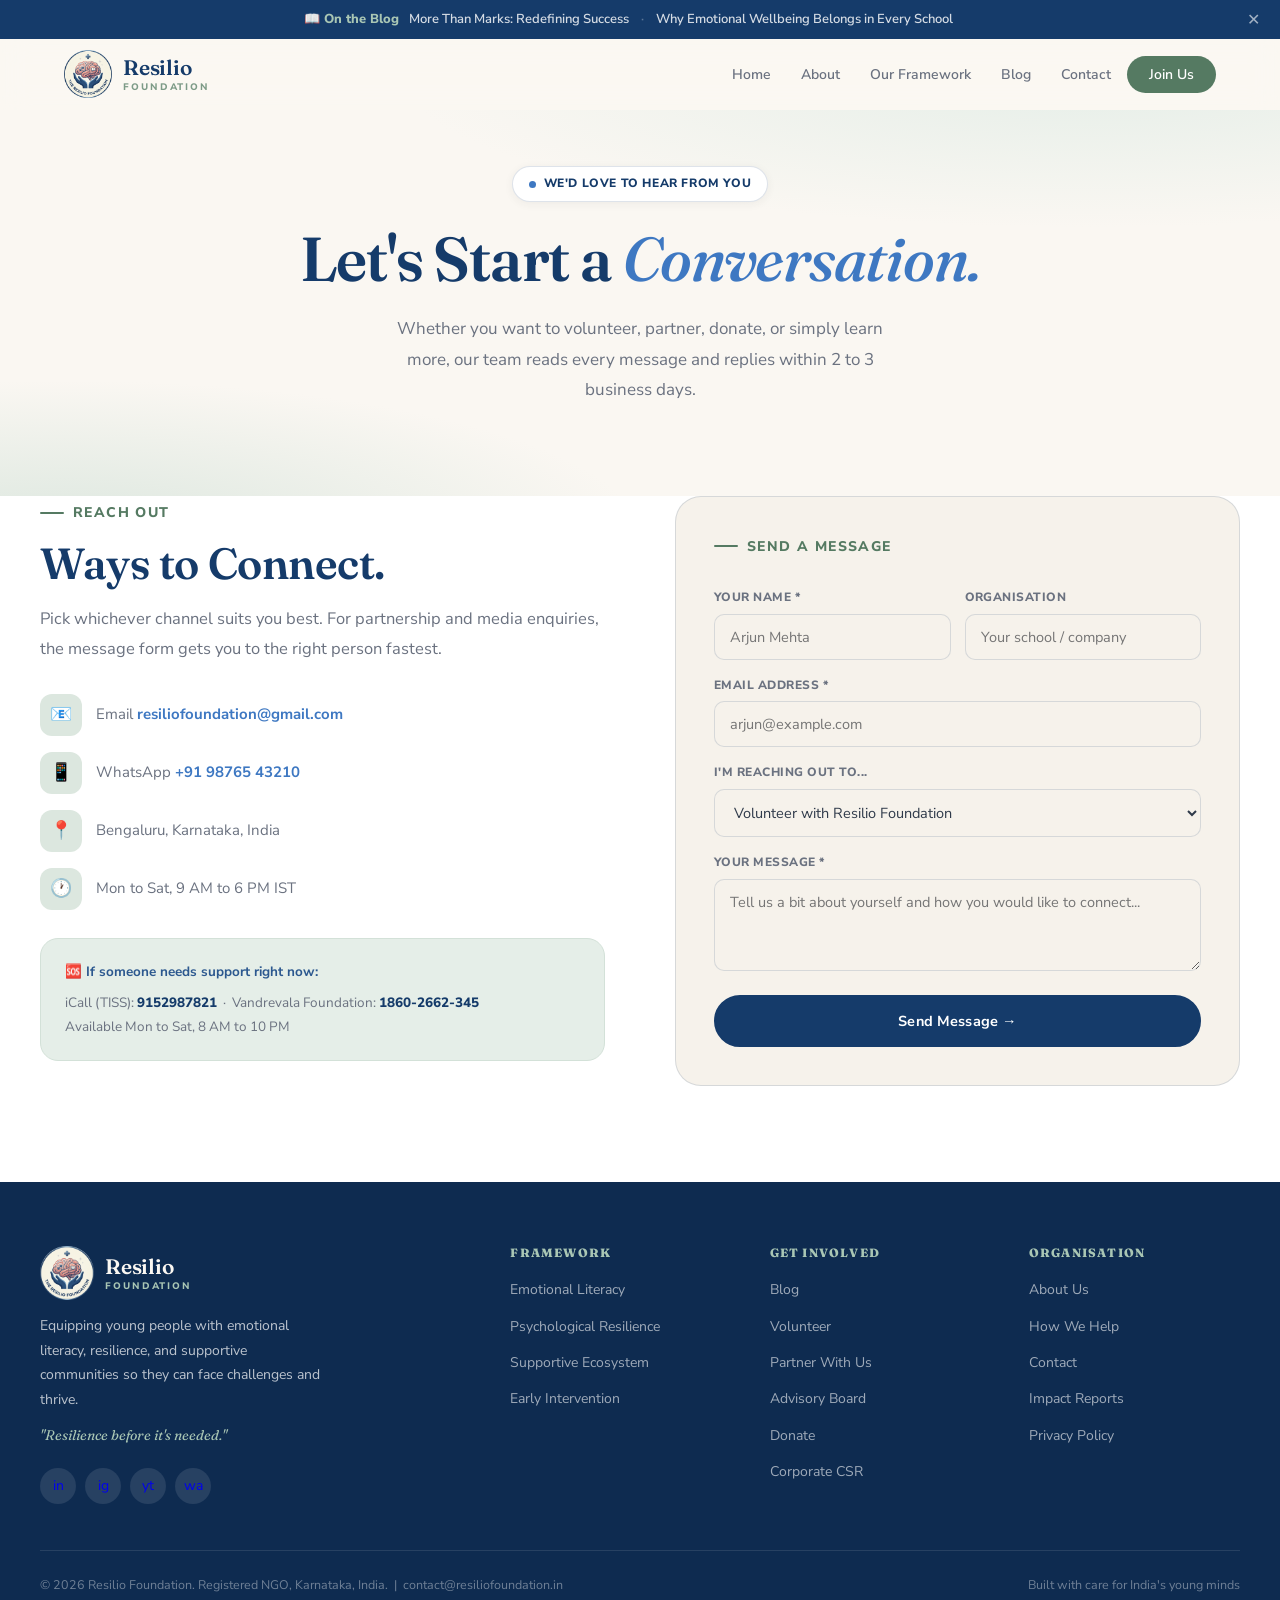
<file: contact.html>
<!DOCTYPE html>
<html lang="en">
<head>
  <meta charset="UTF-8">
  <meta name="viewport" content="width=device-width, initial-scale=1.0">
  <title>Contact Us — Resilio Foundation</title>
  <meta name="description" content="Get in touch with Resilio Foundation. Volunteer, partner, donate, or simply learn more about our work building resilience in young minds across India.">
  <link rel="preconnect" href="https://fonts.googleapis.com">
  <link rel="preconnect" href="https://fonts.gstatic.com" crossorigin>
  <link href="https://fonts.googleapis.com/css2?family=Fraunces:ital,opsz,wght@0,9..144,400;0,9..144,500;0,9..144,600;0,9..144,700;1,9..144,400;1,9..144,500&family=Nunito+Sans:ital,opsz,wght@0,6..12,300;0,6..12,400;0,6..12,500;0,6..12,600;0,6..12,700;0,6..12,800;0,6..12,900&display=swap" rel="stylesheet">
  <link rel="stylesheet" href="css/style.css">
</head>
<body>

<!-- ══ STICKY HEADER ══ -->
<div class="site-header">

  <!-- Notification bar -->
  <div class="notif-bar" id="notifBar">
    <span class="tag">📖 On the Blog</span>
    <a href="blog-more-than-marks.html">More Than Marks: Redefining Success</a>
    <span class="notif-sep">·</span>
    <a href="blog-wellbeing-in-schools.html">Why Emotional Wellbeing Belongs in Every School</a>
    <button class="notif-close" onclick="closeNotif()" aria-label="Dismiss">✕</button>
  </div>

  <!-- Mobile menu -->
  <div class="mob-menu" id="mobMenu">
    <button class="mob-close" onclick="closeMob()" aria-label="Close">✕</button>
    <a href="index.html" onclick="closeMob()">Home</a>
    <a href="about.html" onclick="closeMob()">About</a>
    <a href="index.html#framework" onclick="closeMob()">Our Framework</a>
    <a href="blog.html" onclick="closeMob()">Blog</a>
    <a href="contact.html" onclick="closeMob()">Contact</a>
    <img src="images/logo-badge.png" alt="The Resilio Foundation" style="width:82px;height:82px;margin:6px 0">
    <a href="#" class="btn btn-primary" onclick="openModal('volModal');closeMob()">Join Us</a>
  </div>

  <!-- Nav -->
  <nav id="mainNav">
    <div class="nav-inner">
      <a href="index.html" class="nav-logo brand-lockup" aria-label="The Resilio Foundation home">
        <img src="images/logo-badge.png" alt="The Resilio Foundation">
        <span class="bl-name">Resilio<small>Foundation</small></span>
      </a>
      <ul class="nav-links">
        <li><a href="index.html">Home</a></li>
        <li><a href="about.html">About</a></li>
        <li><a href="index.html#framework">Our Framework</a></li>
        <li><a href="blog.html">Blog</a></li>
        <li><a href="contact.html">Contact</a></li>
        <li><a href="#" class="nav-cta" onclick="openModal('volModal');return false;">Join Us</a></li>
      </ul>
      <button class="nav-burger" onclick="document.getElementById('mobMenu').classList.add('open')" aria-label="Open menu">
        <span></span><span></span><span></span>
      </button>
    </div>
  </nav>

</div><!-- /site-header -->

<!-- ══ PAGE HERO ══ -->
<section class="hero" style="padding-bottom:56px">
  <div class="hero-inner" style="grid-template-columns:1fr;text-align:center">
    <div class="hero-content reveal" style="max-width:720px;margin:0 auto">
      <div class="hero-badge" style="margin-left:auto;margin-right:auto"><span class="hero-badge-dot"></span>We'd Love to Hear From You</div>
      <h1 class="hero-title">Let's Start a <em>Conversation.</em></h1>
      <p class="hero-sub" style="margin-left:auto;margin-right:auto">Whether you want to volunteer, partner, donate, or simply learn more, our team reads every message and replies within 2 to 3 business days.</p>
    </div>
  </div>
</section>

<!-- ══ CONTACT ══ -->
<section class="contact" id="contact" style="padding-top:0">
  <div class="inner">
    <div class="contact-grid">
      <div class="contact-info reveal">
        <div class="sec-label">Reach Out</div>
        <h2 class="sec-title">Ways to Connect.</h2>
        <p class="lead">Pick whichever channel suits you best. For partnership and media enquiries, the message form gets you to the right person fastest.</p>
        <div class="contact-items">
          <div class="contact-item">
            <div class="ci-icon">📧</div>
            <span>Email <a href="mailto:resiliofoundation@gmail.com">resiliofoundation@gmail.com</a></span>
          </div>
          <div class="contact-item">
            <div class="ci-icon">📱</div>
            <span>WhatsApp <a href="https://wa.me/919876543210">+91 98765 43210</a></span>
          </div>
          <div class="contact-item">
            <div class="ci-icon">📍</div>
            <span>Bengaluru, Karnataka, India</span>
          </div>
          <div class="contact-item">
            <div class="ci-icon">🕐</div>
            <span>Mon to Sat, 9 AM to 6 PM IST</span>
          </div>
        </div>
        <div class="helpline-box">
          <strong>🆘 If someone needs support right now:</strong>
          <p>iCall (TISS): <span>9152987821</span> &nbsp;·&nbsp; Vandrevala Foundation: <span>1860-2662-345</span><br>Available Mon to Sat, 8 AM to 10 PM</p>
        </div>
      </div>
      <div class="reveal d2">
        <div class="contact-cta-box" style="padding:38px">
          <div class="sec-label">Send a Message</div>
          <form id="contactForm" action="https://formspree.io/f/xzdneqoz" method="POST" onsubmit="handleContactSubmit(event)" style="width:100%">
        <input type="hidden" name="_subject" value="New Contact Message — Resilio Foundation">
            <input type="text" name="_gotcha" style="display:none" tabindex="-1" autocomplete="off">
        <div class="form-row">
              <div class="form-group">
                <label>Your Name *</label>
                <input type="text" name="Name" placeholder="Arjun Mehta" required>
              </div>
              <div class="form-group">
                <label>Organisation</label>
                <input type="text" name="Organisation" placeholder="Your school / company">
              </div>
            </div>
            <div class="form-group">
              <label>Email Address *</label>
              <input type="email" name="email" placeholder="arjun@example.com" required>
            </div>
            <div class="form-group">
              <label>I'm reaching out to...</label>
              <select name="Reaching out to">
                <option>Volunteer with Resilio Foundation</option>
                <option>Partner as a School / College</option>
                <option>Partner as a Healthcare Provider</option>
                <option>Join the Advisory Board</option>
                <option>Support / Donate</option>
                <option>Corporate CSR Partnership</option>
                <option>Media / Press Inquiry</option>
                <option>Just learning more</option>
              </select>
            </div>
            <div class="form-group">
              <label>Your Message *</label>
              <textarea name="Message" placeholder="Tell us a bit about yourself and how you would like to connect..." required></textarea>
            </div>
            <button type="submit" class="btn btn-primary" style="width:100%;justify-content:center">Send Message →</button>
          </form>
          <div class="form-success" id="contactSuccess">
            Your message has been sent. We will get back to you within 2 to 3 business days. Thank you for reaching out to Resilio Foundation.
          </div>
        </div>
      </div>
    </div>
  </div>
</section>

<!-- ══ FOOTER ══ -->
<footer>
  <div class="footer-inner">
    <div class="footer-grid">
      <div class="footer-brand">
        <div class="brand-lockup">
          <img src="images/logo-badge.png" alt="The Resilio Foundation">
          <span class="bl-name">Resilio<small>Foundation</small></span>
        </div>
        <p>Equipping young people with emotional literacy, resilience, and supportive communities so they can face challenges and thrive.</p>
        <div class="footer-tagline">"Resilience before it's needed."</div>
        <div class="footer-social">
          <a href="#" title="LinkedIn">in</a>
          <a href="#" title="Instagram">ig</a>
          <a href="#" title="YouTube">yt</a>
          <a href="#" title="WhatsApp">wa</a>
        </div>
      </div>
      <div class="footer-col">
        <h5>Framework</h5>
        <ul>
          <li><a href="index.html#framework">Emotional Literacy</a></li>
          <li><a href="index.html#framework">Psychological Resilience</a></li>
          <li><a href="index.html#framework">Supportive Ecosystem</a></li>
          <li><a href="index.html#framework">Early Intervention</a></li>
        </ul>
      </div>
      <div class="footer-col">
        <h5>Get Involved</h5>
        <ul>
          <li><a href="blog.html">Blog</a></li>
          <li><a href="#" onclick="openModal('volModal');return false">Volunteer</a></li>
          <li><a href="contact.html">Partner With Us</a></li>
          <li><a href="index.html#advisory">Advisory Board</a></li>
          <li><a href="contact.html">Donate</a></li>
          <li><a href="contact.html">Corporate CSR</a></li>
        </ul>
      </div>
      <div class="footer-col">
        <h5>Organisation</h5>
        <ul>
          <li><a href="about.html">About Us</a></li>
          <li><a href="index.html#change">How We Help</a></li>
          <li><a href="contact.html">Contact</a></li>
          <li><a href="#" onclick="return false">Impact Reports</a></li>
          <li><a href="#" onclick="return false">Privacy Policy</a></li>
        </ul>
      </div>
    </div>
    <div class="footer-bottom">
      <span>© 2026 Resilio Foundation. Registered NGO, Karnataka, India. &nbsp;|&nbsp; contact@resiliofoundation.in</span>
      <span>Built with care for India's young minds</span>
    </div>
  </div>
</footer>

<!-- ══ VOLUNTEER MODAL ══ -->
<div class="modal-backdrop" id="volModal" onclick="handleBackdropClick(event,'volModal')">
  <div class="modal-box" role="dialog" aria-modal="true">
    <div class="modal-header">
      <div class="modal-header-text">
        <h3>Express Your Interest</h3>
        <p>Join our movement. We will reach out within 3 business days.</p>
      </div>
      <button class="modal-close" onclick="closeModal('volModal')" aria-label="Close">✕</button>
    </div>
    <div class="modal-body">
      <form id="volForm" action="https://formspree.io/f/xzdneqoz" method="POST" onsubmit="handleVolSubmit(event)">
        <input type="hidden" name="_subject" value="New Volunteer Interest — Resilio Foundation">
        <input type="text" name="_gotcha" style="display:none" tabindex="-1" autocomplete="off">
        <div class="form-row">
          <div class="form-group">
            <label>Full Name *</label>
            <input type="text" name="Full Name" placeholder="e.g., Priya Sharma" required>
          </div>
          <div class="form-group">
            <label>Age *</label>
            <input type="number" name="Age" placeholder="e.g., 21" min="16" max="70" required>
          </div>
        </div>
        <div class="form-group">
          <label>Email Address *</label>
          <input type="email" name="email" placeholder="priya@example.com" required>
        </div>
        <div class="form-group">
          <label>Phone Number *</label>
          <input type="tel" name="Phone" placeholder="+91 98765 43210" required>
        </div>
        <div class="form-group">
          <label>Choose Your Background *</label>
          <select name="Background" required>
            <option value="">Select your background</option>
            <option>Psychology Student</option>
            <option>Medical Student</option>
            <option>Social Work Student</option>
            <option>Educator / Teacher</option>
            <option>General College Student</option>
            <option>Working Professional</option>
            <option>Other</option>
          </select>
        </div>
        <div class="form-group">
          <label>What inspires you to join our resilience-building mission? *</label>
          <textarea name="Motivation" placeholder="Tell us what draws you to building resilience in young people..." required></textarea>
        </div>
        <button type="submit" class="btn btn-primary" style="width:100%;justify-content:center">Submit My Interest &amp; Join Us →</button>
      </form>
      <div class="form-success" id="volSuccess">
        Welcome to Resilio Foundation. We have received your expression of interest and will be in touch within 3 business days. Thank you for stepping forward for India's young minds.
      </div>
    </div>
  </div>
</div>

<script src="js/script.js"></script>
</body>
</html>
</file>
<file: css/style.css>
*, *::before, *::after { box-sizing: border-box; margin: 0; padding: 0; }

:root {
  /* â”€â”€ BRAND PALETTE â”€â”€ */
  --navy:        #153B6A;   /* Deep Navy â€” primary brand, headings, footer */
  --cream-bg:    #FAF7F2;   /* Warm Cream â€” page & section backgrounds */
  --gold:        #557A62;   /* Green accent â€” labels, primary CTA */
  --sage-green:  #7D9B87;   /* Sage Green â€” wellbeing, secondary accents */
  --terra:       #3E78C2;   /* Sky Blue â€” emphasis (harmonises with Deep Navy) */
  --grey:        #6B7280;   /* Soft Grey â€” body & secondary text */

  /* â”€â”€ Semantic roles mapped onto the brand palette â”€â”€ */
  --sage:        #7D9B87;   /* Sage Green */
  --rose:        #A9C6B4;   /* Light sage â€” accent on dark surfaces */
  --rust:        #3E78C2;   /* Sky Blue â€” emphasis */
  --oak:         #557A62;   /* Green accent */
  --bone:        #EFE9DF;   /* deep warm-cream section */

  /* Derived tones */
  --sage-dark:   #5F7D6A;   /* darker sage */
  --sage-deep:   #153B6A;   /* Deep Navy â€” headings, dark sections */
  --sage-soft:   #DCE7DF;   /* pale sage tint */
  --rose-soft:   #E5EEE8;   /* pale sage tint */
  --rose-light:  #D3E1D8;   /* soft sage tint */
  --rust-dark:   #2C588F;   /* darker sky blue */
  --oak-dark:    #2C588F;   /* deep blue accent */
  --oak-soft:    #E2EBF6;   /* pale blue tint */

  --bone-2:      #F3EEE7;   /* lighter card surface */
  --bone-3:      #F6F2EB;   /* near-white warm */
  --cream:       #FAF7F2;   /* Warm Cream */

  --deep:        #12325A;   /* deep navy, dark sections */
  --deep-2:      #0E2B50;   /* darkest navy */

  --text:        #2F3A4A;   /* primary text (deep navy-slate) */
  --mid:         #6B7280;   /* Soft Grey â€” body / secondary */
  --soft:        #9AA1AC;   /* muted grey */
  --white:       #FFFFFF;
  --line:        rgba(21,59,106,0.14);

  --r-sm: 10px; --r-md: 18px; --r-lg: 26px; --r-xl: 42px;
  --sh-sm: 0 2px 10px rgba(58,54,46,0.06);
  --sh-md: 0 12px 36px rgba(58,54,46,0.10);
  --sh-lg: 0 26px 70px rgba(58,54,46,0.16);
}

html { scroll-behavior: smooth; }
body { font-family: 'Nunito Sans', sans-serif; background: var(--cream); color: var(--text); line-height: 1.65; overflow-x: hidden; -webkit-font-smoothing: antialiased; }
h1,h2,h3,h4,h5 { font-family: 'Fraunces', Georgia, serif; line-height: 1.15; font-weight: 600; }
::selection { background: var(--rose); color: var(--sage-deep); }

/* â”€â”€ STICKY HEADER â”€â”€ */
.site-header { position: sticky; top: 0; z-index: 1000; }

.notif-bar {
  background: var(--sage-deep); color: rgba(255,255,255,0.88);
  padding: 9px 48px 9px 24px; display: flex; align-items: center;
  justify-content: center; gap: 6px; font-size: 13px; font-weight: 600; position: relative; flex-wrap: wrap;
}
.notif-bar > span.tag { color: var(--rose); font-weight: 800; margin-right: 4px; }
.notif-bar a { color: rgba(255,255,255,0.82); text-decoration: none; transition: color 0.2s; }
.notif-bar a:hover { color: var(--rose); text-decoration: underline; }
.notif-sep { opacity: 0.35; margin: 0 6px; }
.notif-close {
  position: absolute; right: 16px; top: 50%; transform: translateY(-50%);
  background: none; border: none; color: rgba(255,255,255,0.6);
  font-size: 16px; cursor: pointer; line-height: 1; padding: 4px;
}
.notif-close:hover { color: var(--white); }

/* â”€â”€ NAV â”€â”€ */
nav {
  background: rgba(251,248,243,0.85); backdrop-filter: blur(14px);
  border-bottom: 1px solid transparent; transition: box-shadow 0.3s, border-color 0.3s, background 0.3s;
}
nav.scrolled { box-shadow: var(--sh-sm); border-color: var(--line); background: rgba(251,248,243,0.96); }
.nav-inner { max-width: 1200px; margin: 0 auto; padding: 0 24px; display: flex; align-items: center; justify-content: space-between; height: 70px; }
.nav-logo { display: flex; align-items: center; text-decoration: none; }
/* â”€â”€ BRAND LOCKUP (badge logo + wordmark) â”€â”€ */
.brand-lockup { display: flex; align-items: center; gap: 11px; text-decoration: none; }
.brand-lockup img { height: 48px; width: 48px; display: block; }
.brand-lockup .bl-name { font-family: 'Fraunces', Georgia, serif; font-weight: 600; font-size: 21px; line-height: 1.02; letter-spacing: -0.01em; color: var(--sage-deep); }
.brand-lockup .bl-name small { display: block; font-family: 'Nunito Sans', sans-serif; font-size: 9.5px; font-weight: 800; letter-spacing: 0.2em; text-transform: uppercase; color: var(--sage); margin-top: 4px; }
footer .brand-lockup img { height: 54px; width: 54px; }
footer .brand-lockup .bl-name { color: #FAF7F2; }
footer .brand-lockup .bl-name small { color: var(--rose); }
.nav-links { display: flex; align-items: center; gap: 2px; list-style: none; }
.nav-links a { font-size: 14px; font-weight: 600; color: var(--mid); text-decoration: none; padding: 8px 14px; border-radius: 22px; transition: all 0.2s; }
.nav-links a:hover { background: var(--sage-soft); color: var(--sage-deep); }
.nav-cta { background: var(--gold) !important; color: var(--white) !important; padding: 9px 22px !important; border-radius: 24px !important; }
.nav-cta:hover { background: #45614F !important; color: var(--white) !important; box-shadow: var(--sh-sm); }
.nav-burger { display: none; flex-direction: column; gap: 5px; background: none; border: none; cursor: pointer; padding: 4px; }
.nav-burger span { display: block; width: 22px; height: 2px; background: var(--sage-deep); border-radius: 2px; }

.mob-menu { display: none; position: fixed; inset: 0; z-index: 2500; background: var(--cream); flex-direction: column; align-items: center; justify-content: center; gap: 26px; }
.mob-menu.open { display: flex; }
.mob-menu a { font-family: 'Fraunces', serif; font-size: 26px; color: var(--sage-deep); text-decoration: none; font-weight: 600; }
.mob-close { position: absolute; top: 22px; right: 22px; font-size: 26px; background: none; border: none; cursor: pointer; color: var(--sage); }

/* â”€â”€ BUTTONS â”€â”€ */
.btn { display: inline-flex; align-items: center; gap: 8px; padding: 14px 30px; border-radius: var(--r-xl); font-size: 14.5px; font-weight: 700; font-family: 'Nunito Sans', sans-serif; text-decoration: none; border: 2px solid transparent; cursor: pointer; transition: all 0.25s; letter-spacing: 0.01em; }
.btn-primary { background: var(--navy); color: var(--white); border-color: var(--navy); }
.btn-primary:hover { background: var(--deep); border-color: var(--deep); transform: translateY(-2px); box-shadow: var(--sh-md); }
.btn-outline { background: transparent; color: var(--sage-dark); border-color: var(--sage); }
.btn-outline:hover { background: var(--sage-soft); transform: translateY(-2px); }
.btn-soft { background: var(--rose); color: var(--sage-deep); border-color: var(--rose); }
.btn-soft:hover { background: var(--rose-light); border-color: var(--rose-light); transform: translateY(-2px); }
.btn-light-outline { background: transparent; color: var(--white); border-color: rgba(255,255,255,0.45); }
.btn-light-outline:hover { border-color: var(--white); background: rgba(255,255,255,0.08); }

/* â”€â”€ SECTION HELPERS â”€â”€ */
section { padding: 96px 24px; }
.inner { max-width: 1200px; margin: 0 auto; }
.sec-label { display: inline-flex; align-items: center; gap: 9px; font-size: 14px; font-weight: 800; letter-spacing: 0.1em; text-transform: uppercase; color: var(--gold); margin-bottom: 14px; }
.sec-label::before { content: ''; display: block; width: 24px; height: 2px; background: var(--gold); border-radius: 2px; }
.sec-title { font-size: clamp(28px, 3.4vw, 46px); font-weight: 600; color: var(--sage-deep); margin-bottom: 16px; letter-spacing: -0.01em; }
.sec-title em { font-style: italic; color: var(--rust); font-weight: 500; }
.sec-sub { font-size: 16.5px; color: var(--mid); line-height: 1.8; max-width: 620px; }
.sec-head { margin-bottom: 56px; }
.sec-head.c { text-align: center; }
.sec-head.c .sec-label { justify-content: center; }
.sec-head.c .sec-sub { margin: 0 auto; }

/* â”€â”€ PHOTO BAND (real imagery) â”€â”€ */
.photo-band { position: relative; border-radius: var(--r-lg); overflow: hidden; box-shadow: var(--sh-md); margin-bottom: 56px; }
.photo-band img { display: block; width: 100%; height: clamp(260px, 40vw, 440px); object-fit: cover; }
.photo-band .pb-caption { position: absolute; left: 0; right: 0; bottom: 0; padding: 44px 32px 24px; color: var(--white);
  background: linear-gradient(to top, rgba(45,42,36,0.78) 0%, rgba(45,42,36,0.25) 55%, transparent 100%); }
.photo-band .pb-caption .pb-tag { display: inline-block; font-size: 11px; font-weight: 800; letter-spacing: 0.14em; text-transform: uppercase; color: var(--rose); margin-bottom: 6px; }
.photo-band .pb-caption p { font-family: 'Fraunces', serif; font-size: clamp(18px, 2.4vw, 26px); font-weight: 500; line-height: 1.35; max-width: 620px; }

.reveal { opacity: 0; transform: translateY(24px); transition: opacity 0.7s cubic-bezier(.2,.7,.2,1), transform 0.7s cubic-bezier(.2,.7,.2,1); }
.reveal.vis { opacity: 1; transform: none; }
.d1 { transition-delay: 0.08s; } .d2 { transition-delay: 0.16s; } .d3 { transition-delay: 0.24s; } .d4 { transition-delay: 0.32s; }

/* â”€â”€ HERO â”€â”€ */
.hero { position: relative; padding: 56px 24px 96px; overflow: hidden; background:
   radial-gradient(120% 90% at 85% -10%, var(--rose-soft) 0%, transparent 45%),
   radial-gradient(90% 80% at 5% 110%, var(--sage-soft) 0%, transparent 50%),
   var(--cream); }
.hero-inner { max-width: 1200px; margin: 0 auto; display: grid; grid-template-columns: 1.05fr 0.95fr; gap: 60px; align-items: center; }
.hero-badge { display: inline-flex; align-items: center; gap: 8px; background: var(--white); color: var(--sage-deep); font-size: 12px; font-weight: 800; padding: 7px 16px; border-radius: 22px; letter-spacing: 0.05em; text-transform: uppercase; margin-bottom: 24px; border: 1px solid var(--line); box-shadow: var(--sh-sm); }
.hero-badge-dot { width: 7px; height: 7px; border-radius: 50%; background: var(--rust); animation: pulse 2s infinite; }
@keyframes pulse { 0%,100% { transform:scale(1); opacity:1; } 50% { transform:scale(1.6); opacity:0.45; } }
.hero-title { font-size: clamp(38px, 5vw, 62px); font-weight: 600; color: var(--sage-deep); margin-bottom: 22px; letter-spacing: -0.02em; line-height: 1.06; }
.hero-title em { font-style: italic; color: var(--rust); font-weight: 500; }
.hero-sub { font-size: 17px; line-height: 1.8; color: var(--mid); margin-bottom: 34px; max-width: 520px; }
.hero-actions { display: flex; gap: 14px; flex-wrap: wrap; }
.hero-trust { display: flex; gap: 26px; margin-top: 38px; flex-wrap: wrap; }
.hero-trust-item { display: flex; flex-direction: column; }
.hero-trust-num { font-family: 'Fraunces', serif; font-size: 30px; font-weight: 600; color: var(--rust); line-height: 1; }
.hero-trust-label { font-size: 12.5px; color: var(--soft); font-weight: 600; margin-top: 4px; }

/* Hero visual */
.hero-visual { position: relative; }
.hero-card { position: relative; border-radius: var(--r-xl); overflow: hidden; box-shadow: var(--sh-lg); aspect-ratio: 4/4.4; background: linear-gradient(160deg, var(--sage) 0%, var(--oak) 100%); }
.hero-card svg { position: absolute; inset: 0; width: 100%; height: 100%; }
.hero-card img { position: absolute; inset: 0; width: 100%; height: 100%; object-fit: cover; object-position: center 30%; }
.hero-float { position: absolute; background: var(--white); border-radius: 18px; padding: 14px 18px; box-shadow: var(--sh-md); display: flex; align-items: center; gap: 12px; }
.hero-float .hf-emoji { width: 42px; height: 42px; border-radius: 12px; display: flex; align-items: center; justify-content: center; font-size: 21px; flex-shrink: 0; }
.hero-float .hf-title { font-size: 13.5px; font-weight: 800; color: var(--sage-deep); line-height: 1.2; }
.hero-float .hf-sub { font-size: 11.5px; color: var(--soft); font-weight: 600; }
.hf-1 { top: 22px; left: -22px; animation: floaty 5s ease-in-out infinite; }
.hf-2 { bottom: 28px; right: -20px; animation: floaty 6s ease-in-out infinite 0.6s; }
.hf-3 { bottom: 130px; left: -30px; animation: floaty 5.5s ease-in-out infinite 1.1s; }
@keyframes floaty { 0%,100% { transform: translateY(0); } 50% { transform: translateY(-10px); } }

/* â”€â”€ MEANING (what is resilio) â”€â”€ */
.meaning { background: var(--white); }
.meaning-grid { display: grid; grid-template-columns: 0.85fr 1.15fr; gap: 64px; align-items: center; }
.meaning-word { font-family: 'Fraunces', serif; font-style: italic; font-size: clamp(54px, 8vw, 100px); font-weight: 500; color: var(--sage-deep); line-height: 0.95; letter-spacing: -0.02em; }
.meaning-word span { display: block; font-style: normal; font-family: 'Nunito Sans', sans-serif; font-size: 13px; font-weight: 800; letter-spacing: 0.2em; text-transform: uppercase; color: var(--rust); margin-top: 18px; }
.meaning-pron { font-size: 15px; color: var(--soft); font-weight: 600; margin-top: 10px; font-style: italic; }
.meaning-text .lead { font-family: 'Fraunces', serif; font-size: clamp(22px, 2.6vw, 30px); font-weight: 500; color: var(--sage-deep); line-height: 1.4; margin-bottom: 20px; }
.meaning-text p { font-size: 16.5px; color: var(--mid); line-height: 1.85; margin-bottom: 16px; }
.meaning-text .accent { color: var(--rust); font-weight: 700; }

/* â”€â”€ WHY RESILIENCE MATTERS â”€â”€ */
.why { background: var(--bone); }
.why-top { display: grid; grid-template-columns: 1fr 1fr; gap: 64px; align-items: start; margin-bottom: 64px; }
.why-chips { display: flex; flex-wrap: wrap; gap: 10px; margin-top: 22px; }
.why-chip { background: var(--white); border: 1px solid var(--line); color: var(--mid); font-size: 14px; font-weight: 700; padding: 9px 18px; border-radius: 30px; transition: all 0.2s; }
.why-chip:hover { border-color: var(--rust); color: var(--rust); transform: translateY(-2px); }
.why-goal { background: var(--sage-deep); color: var(--white); border-radius: var(--r-lg); padding: 40px 38px; align-self: stretch; display: flex; flex-direction: column; justify-content: center; position: relative; overflow: hidden; }
.why-goal::before { content: 'â€œ'; position: absolute; top: -10px; right: 24px; font-family: 'Fraunces', serif; font-size: 120px; color: rgba(255,255,255,0.08); line-height: 1; }
.why-goal p { font-size: 18px; line-height: 1.7; color: rgba(255,255,255,0.82); margin-bottom: 14px; position: relative; }
.why-goal .punch { font-family: 'Fraunces', serif; font-size: 26px; font-weight: 600; color: var(--rose); line-height: 1.3; }
.why-includes-head { text-align: center; margin-bottom: 34px; }
.why-includes-head h3 { font-size: clamp(22px, 2.6vw, 30px); color: var(--sage-deep); }
.resilience-grid { display: grid; grid-template-columns: repeat(3, 1fr); gap: 18px; }
.res-card { background: var(--white); border: 1px solid var(--line); border-radius: var(--r-md); padding: 26px 24px; display: flex; align-items: center; gap: 16px; transition: all 0.3s; }
.res-card:hover { transform: translateY(-4px); box-shadow: var(--sh-md); border-color: transparent; }
.res-emoji { width: 52px; height: 52px; border-radius: 14px; background: var(--rose-soft); display: flex; align-items: center; justify-content: center; font-size: 24px; flex-shrink: 0; }
.res-card p { font-size: 15.5px; font-weight: 700; color: var(--sage-deep); line-height: 1.35; }

/* â”€â”€ VISION & MISSION â”€â”€ */
.vm { background: var(--white); }
.vm-grid { display: grid; grid-template-columns: 1fr 1fr; gap: 28px; }
.vm-card { border-radius: var(--r-lg); padding: 46px 42px; position: relative; overflow: hidden; }
.vm-card.vision { background: linear-gradient(155deg, var(--sage) 0%, var(--sage-dark) 100%); color: var(--white); }
.vm-card.mission { background: linear-gradient(155deg, var(--rust) 0%, var(--rust-dark) 100%); color: var(--white); }
.vm-icon { width: 60px; height: 60px; border-radius: 16px; background: rgba(255,255,255,0.16); display: flex; align-items: center; justify-content: center; font-size: 28px; margin-bottom: 22px; }
.vm-card .vm-tag { font-size: 12px; font-weight: 800; letter-spacing: 0.18em; text-transform: uppercase; color: rgba(255,255,255,0.7); margin-bottom: 12px; display: block; }
.vm-card h3 { font-size: clamp(22px, 2.6vw, 28px); color: var(--white); line-height: 1.4; font-weight: 500; }

/* â”€â”€ PILLARS (impact framework) â”€â”€ */
.pillars { background: var(--bone-3); }
.pillars-grid { display: grid; grid-template-columns: repeat(2, 1fr); gap: 24px; }
.pillar-card { background: var(--white); border: 1px solid var(--line); border-radius: var(--r-lg); padding: 38px 34px; transition: all 0.3s; position: relative; overflow: hidden; }
.pillar-card::before { content: ''; position: absolute; top: 0; left: 0; width: 4px; height: 0; background: var(--accent, var(--sage)); transition: height 0.35s; }
.pillar-card:hover { transform: translateY(-5px); box-shadow: var(--sh-md); }
.pillar-card:hover::before { height: 100%; }
.pillar-top { display: flex; align-items: center; gap: 18px; margin-bottom: 18px; }
.pillar-num { font-family: 'Fraunces', serif; font-size: 17px; font-weight: 600; color: var(--white); width: 46px; height: 46px; border-radius: 13px; background: var(--accent, var(--sage)); display: flex; align-items: center; justify-content: center; flex-shrink: 0; }
.pillar-card h3 { font-size: 21px; color: var(--sage-deep); line-height: 1.25; }
.pillar-card > p { font-size: 15px; color: var(--mid); line-height: 1.7; margin-bottom: 20px; }
.pillar-tags { display: flex; flex-wrap: wrap; gap: 8px; }
.pillar-tag { font-size: 12.5px; font-weight: 700; padding: 6px 13px; border-radius: 20px; background: var(--bone-2); color: var(--mid); }
.pc-1 { --accent: var(--oak); } .pc-2 { --accent: var(--oak); } .pc-3 { --accent: var(--oak); } .pc-4 { --accent: var(--oak); }
.pc-4 .pillar-num { color: var(--white); }

/* â”€â”€ CORE VALUES â”€â”€ */
.values { background: var(--white); }
.values-grid { display: grid; grid-template-columns: repeat(3, 1fr); gap: 20px; }
.value-card { padding: 32px 28px; border-radius: var(--r-md); background: var(--bone-3); border: 1px solid var(--line); transition: all 0.3s; }
.value-card:hover { background: var(--white); box-shadow: var(--sh-md); transform: translateY(-4px); }
.value-icon { width: 54px; height: 54px; border-radius: 50%; display: flex; align-items: center; justify-content: center; font-size: 25px; margin-bottom: 16px; background: var(--rose-soft); }
.value-card h4 { font-size: 19px; color: var(--sage-deep); margin-bottom: 7px; }
.value-card p { font-size: 14.5px; color: var(--mid); line-height: 1.6; }

/* â”€â”€ WHO WE SERVE â”€â”€ */
.serve { background: var(--bone); }
.serve-grid { display: grid; grid-template-columns: repeat(4, 1fr); gap: 20px; }
.serve-card { background: var(--white); border-radius: var(--r-lg); padding: 34px 26px; text-align: center; border: 1px solid var(--line); transition: all 0.3s; }
.serve-card:hover { transform: translateY(-6px); box-shadow: var(--sh-md); }
.serve-emoji { width: 72px; height: 72px; border-radius: 50%; margin: 0 auto 18px; display: flex; align-items: center; justify-content: center; font-size: 32px; }
.serve-card:nth-child(1) .serve-emoji { background: var(--sage-soft); }
.serve-card:nth-child(2) .serve-emoji { background: var(--rose-soft); }
.serve-card:nth-child(3) .serve-emoji { background: var(--oak-soft); }
.serve-card:nth-child(4) .serve-emoji { background: var(--rose-light); }
.serve-card h4 { font-size: 20px; color: var(--sage-deep); margin-bottom: 8px; }
.serve-card p { font-size: 14.5px; color: var(--mid); line-height: 1.6; }

/* â”€â”€ HOW WE CREATE CHANGE â”€â”€ */
.change { background: var(--white); }
.change-grid { display: grid; grid-template-columns: repeat(3, 1fr); gap: 24px; }
.change-card { background: var(--bone-3); border: 1px solid var(--line); border-radius: var(--r-lg); padding: 32px; transition: all 0.3s; position: relative; overflow: hidden; }
.change-card::after { content: ''; position: absolute; bottom: 0; left: 0; right: 0; height: 4px; background: var(--rust); transform: scaleX(0); transform-origin: left; transition: transform 0.35s; }
.change-card:hover { transform: translateY(-5px); box-shadow: var(--sh-md); background: var(--white); }
.change-card:hover::after { transform: scaleX(1); }
.change-icon { width: 60px; height: 60px; border-radius: 16px; background: var(--sage-soft); display: flex; align-items: center; justify-content: center; font-size: 28px; margin-bottom: 18px; }
.change-num { font-size: 11.5px; font-weight: 800; letter-spacing: 0.12em; text-transform: uppercase; color: var(--oak-dark); margin-bottom: 8px; }
.change-card h3 { font-size: 20px; color: var(--sage-deep); margin-bottom: 10px; line-height: 1.25; }
.change-card p { font-size: 15px; color: var(--mid); line-height: 1.7; }
.change-card.wide { grid-column: span 1; }

/* â”€â”€ PROMISE â”€â”€ */
.promise { background: var(--sage-deep); position: relative; overflow: hidden; }
.promise::before { content: ''; position: absolute; inset: 0; background: radial-gradient(ellipse at 80% 10%, rgba(209,169,165,0.18), transparent 55%), radial-gradient(ellipse at 10% 90%, rgba(165,139,113,0.16), transparent 50%); }
.promise-inner { position: relative; z-index: 1; max-width: 1000px; margin: 0 auto; text-align: center; }
.promise .sec-label { color: var(--rose); justify-content: center; }
.promise .sec-label::before { background: var(--rose); }
.promise h2 { font-size: clamp(28px, 3.6vw, 44px); color: var(--white); margin-bottom: 12px; font-weight: 500; }
.promise h2 em { font-style: italic; color: var(--rose); }
.promise > .promise-inner > p { font-size: 17px; color: rgba(255,255,255,0.72); max-width: 560px; margin: 0 auto 48px; line-height: 1.7; }
.promise-grid { display: grid; grid-template-columns: repeat(5, 1fr); gap: 16px; }
.promise-item { background: rgba(255,255,255,0.06); border: 1px solid rgba(255,255,255,0.12); border-radius: var(--r-md); padding: 28px 18px; transition: all 0.3s; }
.promise-item:hover { background: rgba(255,255,255,0.12); transform: translateY(-5px); }
.promise-emoji { font-size: 32px; margin-bottom: 14px; display: block; }
.promise-item p { font-size: 14.5px; color: var(--white); font-weight: 700; line-height: 1.4; }

/* â”€â”€ SKILLS NOBODY TAUGHT â”€â”€ */
.skills { background: var(--bone); }
.skills-grid { display: grid; grid-template-columns: 1fr 1fr; gap: 64px; align-items: center; }
.skills-list { display: flex; flex-direction: column; gap: 14px; }
.skill-line { display: flex; align-items: center; gap: 16px; background: var(--white); border: 1px solid var(--line); border-radius: 16px; padding: 18px 22px; transition: all 0.3s; }
.skill-line:hover { transform: translateX(6px); border-color: var(--rust); box-shadow: var(--sh-sm); }
.skill-x { width: 30px; height: 30px; border-radius: 50%; background: var(--rose-soft); color: var(--rust); display: flex; align-items: center; justify-content: center; font-size: 15px; font-weight: 800; flex-shrink: 0; }
.skill-line p { font-size: 16px; color: var(--text); font-weight: 600; }
.skills-text .sec-title { margin-bottom: 22px; }
.skills-text p { font-size: 17px; color: var(--mid); line-height: 1.85; margin-bottom: 18px; }
.skills-text .closing { background: var(--white); border-left: 4px solid var(--rust); border-radius: 0 14px 14px 0; padding: 22px 26px; font-family: 'Fraunces', serif; font-size: 19px; font-style: italic; color: var(--sage-deep); line-height: 1.6; }

/* â”€â”€ IMPACT STATS â”€â”€ */
.impact { background: var(--deep); }
.impact-inner { max-width: 1100px; margin: 0 auto; }
.impact-head { text-align: center; margin-bottom: 52px; }
.impact-head .sec-label { color: var(--rose); justify-content: center; }
.impact-head .sec-label::before { background: var(--rose); }
.impact-head h2 { font-size: clamp(24px, 3vw, 38px); color: var(--white); font-weight: 500; }
.impact-grid { display: grid; grid-template-columns: repeat(4, 1fr); gap: 2px; background: rgba(255,255,255,0.08); border-radius: var(--r-md); overflow: hidden; }
.impact-item { text-align: center; padding: 38px 22px; background: var(--deep-2); }
.impact-num { font-family: 'Fraunces', serif; font-size: 46px; font-weight: 600; color: var(--rose); line-height: 1; margin-bottom: 10px; }
.impact-label { font-size: 13.5px; color: rgba(255,255,255,0.68); font-weight: 600; line-height: 1.5; }
.impact-note { margin-top: 30px; background: rgba(255,255,255,0.05); border: 1px solid rgba(255,255,255,0.1); border-radius: var(--r-md); padding: 24px 30px; text-align: center; font-size: 14.5px; color: rgba(255,255,255,0.75); line-height: 1.7; }
.impact-note strong { color: var(--rose); }

/* â”€â”€ GET INVOLVED â”€â”€ */
.involved { background: var(--bone-3); }
.involved-grid { display: grid; grid-template-columns: repeat(3, 1fr); gap: 24px; }
.inv-card { background: var(--white); border-radius: var(--r-lg); padding: 38px 34px; border: 1px solid var(--line); transition: all 0.3s; display: flex; flex-direction: column; }
.inv-card:hover { transform: translateY(-6px); box-shadow: var(--sh-lg); }
.inv-card.feat { background: linear-gradient(160deg, var(--rust) 0%, var(--rust-dark) 100%); border-color: transparent; }
.inv-icon { width: 66px; height: 66px; border-radius: 18px; background: var(--sage-soft); display: flex; align-items: center; justify-content: center; font-size: 30px; margin-bottom: 20px; }
.inv-card.feat .inv-icon { background: rgba(255,255,255,0.18); }
.inv-card h3 { font-size: 23px; color: var(--sage-deep); margin-bottom: 10px; }
.inv-card.feat h3 { color: var(--white); }
.inv-card > p { font-size: 14.5px; color: var(--mid); line-height: 1.65; margin-bottom: 20px; }
.inv-card.feat > p { color: rgba(255,255,255,0.82); }
.inv-tags { display: flex; flex-wrap: wrap; gap: 7px; margin-bottom: 26px; }
.inv-tag { background: var(--bone-2); color: var(--mid); font-size: 12px; font-weight: 700; padding: 5px 12px; border-radius: 14px; }
.inv-card.feat .inv-tag { background: rgba(255,255,255,0.18); color: var(--white); }
.btn-card { display: block; width: 100%; padding: 13px; border-radius: 26px; font-size: 14px; font-weight: 700; text-align: center; text-decoration: none; background: var(--navy); color: var(--white); border: 2px solid var(--navy); font-family: 'Nunito Sans', sans-serif; cursor: pointer; transition: all 0.2s; margin-top: auto; }
.btn-card:hover { background: var(--deep); border-color: var(--deep); }
.inv-card.feat .btn-card { background: var(--white); color: var(--navy); border-color: var(--white); }
.inv-card.feat .btn-card:hover { background: var(--rose-soft); border-color: var(--rose-soft); }

/* â”€â”€ ADVISORY â”€â”€ */
.advisory { background: var(--white); }
.advisory-grid { display: grid; grid-template-columns: repeat(3, 1fr); gap: 22px; }
.adv-card { background: var(--bone-3); border-radius: var(--r-lg); padding: 32px 28px; text-align: center; border: 1px solid var(--line); }
.adv-avatar { width: 70px; height: 70px; border-radius: 50%; background: var(--sage-soft); display: flex; align-items: center; justify-content: center; font-size: 28px; margin: 0 auto 16px; border: 3px solid var(--white); box-shadow: var(--sh-sm); }
.adv-card h4 { font-size: 18px; color: var(--sage-deep); margin-bottom: 4px; }
.adv-role { font-size: 13px; color: var(--rust); font-weight: 700; margin-bottom: 12px; }
.adv-card p { font-size: 13.5px; color: var(--mid); line-height: 1.6; }
.adv-badge { display: inline-block; background: var(--oak-soft); color: var(--oak-dark); font-size: 11px; font-weight: 800; padding: 4px 12px; border-radius: 12px; margin-top: 14px; letter-spacing: 0.04em; }

/* â”€â”€ VISION CTA â”€â”€ */
.cta { background:
   radial-gradient(110% 90% at 90% 0%, var(--rose-soft) 0%, transparent 50%),
   var(--bone); text-align: center; }
.cta-inner { max-width: 720px; margin: 0 auto; }
.cta-chip { display: inline-block; background: var(--white); color: var(--rust); font-size: 11.5px; font-weight: 800; letter-spacing: 0.14em; text-transform: uppercase; padding: 7px 18px; border-radius: 22px; margin-bottom: 24px; border: 1px solid var(--line); }
.cta h2 { font-size: clamp(30px, 4vw, 50px); color: var(--sage-deep); margin-bottom: 18px; font-weight: 600; letter-spacing: -0.01em; }
.cta h2 em { font-style: italic; color: var(--rust); font-weight: 500; }
.cta p { font-size: 17px; color: var(--mid); line-height: 1.8; margin-bottom: 38px; }
.cta-btns { display: flex; gap: 14px; justify-content: center; flex-wrap: wrap; }

/* â”€â”€ CONTACT â”€â”€ */
.contact { background: var(--white); }
.contact-grid { display: grid; grid-template-columns: 1fr 1fr; gap: 70px; }
.contact-info p.lead { font-size: 16.5px; color: var(--mid); line-height: 1.8; margin-bottom: 30px; }
.contact-items { display: flex; flex-direction: column; gap: 16px; }
.contact-item { display: flex; align-items: center; gap: 14px; font-size: 15px; color: var(--mid); }
.ci-icon { width: 42px; height: 42px; flex-shrink: 0; background: var(--sage-soft); border-radius: 12px; display: flex; align-items: center; justify-content: center; font-size: 18px; }
.contact-item a { color: var(--rust); font-weight: 700; text-decoration: none; }
.contact-item a:hover { text-decoration: underline; }
.helpline-box { margin-top: 28px; background: var(--rose-soft); border: 1px solid var(--rose-light); border-radius: var(--r-md); padding: 22px 24px; }
.helpline-box strong { font-size: 13.5px; color: var(--rust-dark); display: block; margin-bottom: 8px; }
.helpline-box p { font-size: 13.5px; color: var(--mid); line-height: 1.75; }
.helpline-box span { color: var(--sage-deep); font-weight: 800; }
.contact-cta-box { background: var(--bone-3); border: 1px solid var(--line); border-radius: var(--r-lg); padding: 46px; display: flex; flex-direction: column; align-items: flex-start; justify-content: center; gap: 16px; }
.contact-cta-box .emoji { font-size: 48px; }
.contact-cta-box h3 { font-size: 27px; color: var(--sage-deep); }
.contact-cta-box p { font-size: 15.5px; color: var(--mid); line-height: 1.7; }

/* â”€â”€ FOOTER â”€â”€ */
footer { background: var(--deep-2); color: rgba(255,255,255,0.72); padding: 64px 24px 30px; }
.footer-inner { max-width: 1200px; margin: 0 auto; }
.footer-grid { display: grid; grid-template-columns: 2fr 1fr 1fr 1fr; gap: 48px; margin-bottom: 46px; }
.footer-brand p { font-size: 14px; line-height: 1.75; max-width: 280px; margin-top: 14px; }
.footer-tagline { font-family: 'Fraunces', serif; font-size: 14px; color: var(--rose); font-style: italic; margin-top: 12px; }
.footer-social { display: flex; gap: 9px; margin-top: 20px; }
.footer-social a { width: 36px; height: 36px; border-radius: 50%; background: rgba(255,255,255,0.1); display: flex; align-items: center; justify-content: center; font-size: 14px; text-decoration: none; transition: background 0.2s; }
.footer-social a:hover { background: var(--rust); }
.footer-col h5 { font-size: 12px; font-weight: 800; letter-spacing: 0.1em; text-transform: uppercase; color: var(--rose); margin-bottom: 16px; }
.footer-col ul { list-style: none; display: flex; flex-direction: column; gap: 10px; }
.footer-col ul a { font-size: 14px; color: rgba(255,255,255,0.6); text-decoration: none; transition: color 0.2s; }
.footer-col ul a:hover { color: var(--white); }
.footer-bottom { border-top: 1px solid rgba(255,255,255,0.1); padding-top: 24px; display: flex; align-items: center; justify-content: space-between; font-size: 12.5px; color: rgba(255,255,255,0.4); gap: 12px; }

/* â”€â”€ MODAL â”€â”€ */
.modal-backdrop { display: none; position: fixed; inset: 0; background: rgba(45,42,36,0.6); backdrop-filter: blur(4px); z-index: 3000; align-items: center; justify-content: center; padding: 20px; }
.modal-backdrop.open { display: flex; }
.modal-box { background: var(--white); border-radius: var(--r-lg); width: 100%; max-width: 560px; max-height: 92vh; overflow-y: auto; box-shadow: var(--sh-lg); position: relative; animation: popIn 0.32s cubic-bezier(.2,.8,.2,1); }
@keyframes popIn { from { transform: scale(0.94) translateY(18px); opacity: 0; } to { transform: none; opacity: 1; } }
.modal-header { padding: 30px 34px 0; display: flex; align-items: flex-start; justify-content: space-between; gap: 16px; }
.modal-header-text h3 { font-size: 24px; color: var(--sage-deep); margin-bottom: 5px; }
.modal-header-text p { font-size: 14px; color: var(--soft); }
.modal-close { background: var(--bone-2); border: none; width: 34px; height: 34px; border-radius: 50%; cursor: pointer; font-size: 15px; display: flex; align-items: center; justify-content: center; flex-shrink: 0; color: var(--mid); transition: all 0.2s; }
.modal-close:hover { background: var(--rose-soft); color: var(--rust); }
.modal-body { padding: 26px 34px 34px; }
.form-group { margin-bottom: 16px; }
.form-group label { display: block; font-size: 12px; font-weight: 800; color: var(--mid); margin-bottom: 6px; letter-spacing: 0.04em; text-transform: uppercase; }
.form-group input, .form-group select, .form-group textarea {
  width: 100%; padding: 12px 15px; background: var(--bone-3); border: 1.5px solid var(--line);
  border-radius: var(--r-sm); font-family: 'Nunito Sans', sans-serif; font-size: 14.5px; color: var(--text); outline: none; transition: border-color 0.2s, background 0.2s;
}
.form-group input:focus, .form-group select:focus, .form-group textarea:focus { border-color: var(--sage); background: var(--white); }
.form-group textarea { resize: vertical; min-height: 92px; }
.form-row { display: grid; grid-template-columns: 1fr 1fr; gap: 14px; }
.form-success { display: none; background: var(--sage-soft); color: var(--sage-deep); border: 1px solid var(--sage); border-radius: var(--r-sm); padding: 18px; font-size: 14.5px; font-weight: 600; line-height: 1.6; margin-top: 12px; }

/* â•â•â•â•â•â•â•â•â•â•â•â•â•â•â•â•â•â•â•â•â•â•â•â•â•â•â•â•â•â•â•â•â•â•â•â•â•â•â•â•â•â•â•â•â•â•â•
   BLOG â€” listing page
   â•â•â•â•â•â•â•â•â•â•â•â•â•â•â•â•â•â•â•â•â•â•â•â•â•â•â•â•â•â•â•â•â•â•â•â•â•â•â•â•â•â•â•â•â•â•â• */
.blog-list { background: var(--cream); }
.blog-featured {
  display: grid; grid-template-columns: 1.05fr 0.95fr; gap: 0;
  background: var(--white); border: 1px solid var(--line); border-radius: var(--r-lg);
  overflow: hidden; box-shadow: var(--sh-md); margin-bottom: 48px;
}
.blog-featured .bf-media { position: relative; min-height: 320px; }
.blog-featured .bf-media img { position: absolute; inset: 0; width: 100%; height: 100%; object-fit: cover; }
.blog-featured .bf-body { padding: 44px 46px; display: flex; flex-direction: column; justify-content: center; }
.blog-tag { display: inline-flex; align-items: center; gap: 8px; align-self: flex-start; background: var(--rose-soft); color: var(--oak-dark); font-size: 11.5px; font-weight: 800; letter-spacing: 0.1em; text-transform: uppercase; padding: 6px 14px; border-radius: 20px; margin-bottom: 18px; }
.blog-featured h2 { font-size: clamp(26px, 3vw, 36px); color: var(--sage-deep); line-height: 1.18; margin-bottom: 16px; font-weight: 600; letter-spacing: -0.01em; }
.blog-featured p { font-size: 16px; color: var(--mid); line-height: 1.75; margin-bottom: 22px; }
.blog-meta { display: flex; align-items: center; gap: 14px; font-size: 13px; color: var(--soft); font-weight: 600; margin-bottom: 24px; }
.blog-meta .dot { width: 4px; height: 4px; border-radius: 50%; background: var(--soft); }
.blog-read { display: inline-flex; align-items: center; gap: 8px; align-self: flex-start; background: var(--navy); color: var(--white); font-size: 14px; font-weight: 700; padding: 12px 26px; border-radius: var(--r-xl); text-decoration: none; transition: all 0.25s; }
.blog-read:hover { background: var(--deep); transform: translateY(-2px); box-shadow: var(--sh-md); }
.blog-grid { display: grid; grid-template-columns: repeat(3, 1fr); gap: 24px; }
.blog-card { background: var(--white); border: 1px solid var(--line); border-radius: var(--r-lg); overflow: hidden; transition: all 0.3s; display: flex; flex-direction: column; }
.blog-card:hover { transform: translateY(-5px); box-shadow: var(--sh-md); }
.blog-card .bc-media { height: 190px; overflow: hidden; }
.blog-card .bc-media img { width: 100%; height: 100%; object-fit: cover; transition: transform 0.5s; }
.blog-card:hover .bc-media img { transform: scale(1.05); }
.blog-card .bc-body { padding: 26px 26px 30px; display: flex; flex-direction: column; flex: 1; }
.blog-card h3 { font-size: 20px; color: var(--sage-deep); line-height: 1.28; margin-bottom: 10px; }
.blog-card p { font-size: 14.5px; color: var(--mid); line-height: 1.65; margin-bottom: 16px; flex: 1; }
.blog-card a.bc-link { font-size: 13.5px; font-weight: 800; color: var(--rust); text-decoration: none; }
.blog-card a.bc-link:hover { text-decoration: underline; }
.blog-soon { background: var(--bone-3); border: 1px dashed var(--line); box-shadow: none; }
.blog-soon .bc-media { height: 190px; background: var(--sage-soft); display: flex; align-items: center; justify-content: center; font-size: 44px; }
.blog-soon:hover { transform: none; box-shadow: none; }

/* â•â•â•â•â•â•â•â•â•â•â•â•â•â•â•â•â•â•â•â•â•â•â•â•â•â•â•â•â•â•â•â•â•â•â•â•â•â•â•â•â•â•â•â•â•â•â•
   BLOG â€” article page
   â•â•â•â•â•â•â•â•â•â•â•â•â•â•â•â•â•â•â•â•â•â•â•â•â•â•â•â•â•â•â•â•â•â•â•â•â•â•â•â•â•â•â•â•â•â•â• */
.article { background: var(--cream); padding-top: 60px; }
.article-inner { max-width: 760px; margin: 0 auto; }
.article-back { display: inline-flex; align-items: center; gap: 7px; font-size: 13.5px; font-weight: 700; color: var(--mid); text-decoration: none; margin-bottom: 30px; transition: color 0.2s; }
.article-back:hover { color: var(--rust); }
.article-head { text-align: center; margin-bottom: 40px; }
.article-cat { display: inline-flex; align-items: center; gap: 8px; background: var(--rose-soft); color: var(--oak-dark); font-size: 11.5px; font-weight: 800; letter-spacing: 0.12em; text-transform: uppercase; padding: 7px 16px; border-radius: 20px; margin-bottom: 22px; }
.article-title { font-size: clamp(32px, 4.4vw, 52px); color: var(--sage-deep); line-height: 1.1; letter-spacing: -0.02em; font-weight: 600; margin-bottom: 20px; }
.article-title em { font-style: italic; color: var(--rust); font-weight: 500; }
.article-dek { font-family: 'Fraunces', serif; font-size: clamp(18px, 2.2vw, 22px); font-style: italic; font-weight: 400; color: var(--mid); line-height: 1.5; max-width: 620px; margin: 0 auto 28px; }
.article-byline { display: flex; align-items: center; justify-content: center; gap: 12px; font-size: 13.5px; color: var(--soft); font-weight: 600; }
.article-byline .dot { width: 4px; height: 4px; border-radius: 50%; background: var(--soft); }
.article-byline strong { color: var(--sage-deep); font-weight: 800; }

.article-figure { margin: 0 0 44px; border-radius: var(--r-lg); overflow: hidden; box-shadow: var(--sh-md); }
.article-figure.wide { max-width: 1080px; margin-left: auto; margin-right: auto; }
.article-figure img { display: block; width: 100%; height: clamp(240px, 42vw, 480px); object-fit: cover; }
.article-figure figcaption { font-size: 12.5px; color: var(--soft); text-align: center; padding: 12px 20px 0; font-style: italic; }
.article-figure.wide figcaption { padding-bottom: 4px; }

.article-body { font-size: 18px; line-height: 1.85; color: var(--text); }
.article-body > p { margin-bottom: 24px; }
.article-body > p.lead { font-size: 20.5px; line-height: 1.7; color: var(--sage-deep); font-weight: 500; }
.article-body h2 { font-size: clamp(24px, 3vw, 32px); color: var(--sage-deep); line-height: 1.22; margin: 48px 0 18px; letter-spacing: -0.01em; }
.article-body h2::before { content: ''; display: block; width: 44px; height: 3px; background: var(--rose); border-radius: 2px; margin-bottom: 20px; }
.article-body strong { color: var(--sage-deep); font-weight: 800; }
.article-body em { font-style: italic; }

.pullquote { margin: 44px 0; padding: 8px 0 8px 34px; border-left: 4px solid var(--rust); }
.pullquote p { font-family: 'Fraunces', serif; font-size: clamp(22px, 2.8vw, 30px); font-style: italic; font-weight: 400; color: var(--sage-deep); line-height: 1.4; }

.ref-book { display: flex; gap: 18px; align-items: flex-start; background: var(--white); border: 1px solid var(--line); border-left: 4px solid var(--oak); border-radius: 0 var(--r-md) var(--r-md) 0; padding: 22px 26px; margin: 32px 0; box-shadow: var(--sh-sm); }
.ref-book .rb-icon { font-size: 26px; line-height: 1; flex-shrink: 0; }
.ref-book .rb-title { font-family: 'Fraunces', serif; font-size: 17px; font-weight: 600; color: var(--sage-deep); font-style: italic; margin-bottom: 3px; }
.ref-book .rb-author { font-size: 13px; color: var(--rust); font-weight: 700; margin-bottom: 8px; }
.ref-book p { font-size: 15px; color: var(--mid); line-height: 1.65; margin: 0; }

.stat-quote { margin: 40px 0; background: var(--white); border: 1px solid var(--line); border-left: 4px solid var(--rust); border-radius: 0 var(--r-lg) var(--r-lg) 0; padding: 32px 38px; box-shadow: var(--sh-sm); display: grid; grid-template-columns: auto 1fr; gap: 30px; align-items: center; }
.stat-quote .sq-num { font-family: 'Fraunces', serif; font-size: clamp(46px, 7vw, 66px); font-weight: 600; color: var(--rust); line-height: 0.95; text-align: center; }
.stat-quote .sq-num small { display: block; font-family: 'Nunito Sans', sans-serif; font-size: 11.5px; font-weight: 800; letter-spacing: 0.1em; text-transform: uppercase; color: var(--soft); margin-top: 10px; }
.stat-quote blockquote { font-family: 'Fraunces', serif; font-size: 16.5px; font-style: italic; color: var(--sage-deep); line-height: 1.6; margin: 0; }
.stat-quote cite { display: block; font-style: normal; font-family: 'Nunito Sans', sans-serif; font-size: 12.5px; color: var(--soft); font-weight: 600; margin-top: 12px; }
.stat-quote cite a { color: var(--rust); text-decoration: none; }
.stat-quote cite a:hover { text-decoration: underline; }

.country-list { margin: 28px 0 8px; display: flex; flex-direction: column; gap: 14px; }
.country-item { background: var(--white); border: 1px solid var(--line); border-radius: var(--r-md); padding: 20px 24px; transition: all 0.25s; }
.country-item:hover { border-color: var(--sage); box-shadow: var(--sh-sm); transform: translateX(4px); }
.country-item .ci-flag { font-size: 20px; margin-right: 8px; }
.country-item strong { font-family: 'Fraunces', serif; font-style: normal; font-size: 18px; color: var(--sage-deep); font-weight: 600; }
.country-item p { font-size: 15.5px; color: var(--mid); line-height: 1.65; margin: 6px 0 0; }

.article-end { margin: 48px 0 0; padding: 40px 42px; background: var(--sage-deep); border-radius: var(--r-lg); text-align: center; position: relative; overflow: hidden; }
.article-end::before { content: 'â€œ'; position: absolute; top: -18px; left: 28px; font-family: 'Fraunces', serif; font-size: 130px; color: rgba(255,255,255,0.08); line-height: 1; }
.article-end p { position: relative; font-family: 'Fraunces', serif; font-size: clamp(22px, 3vw, 30px); font-style: italic; color: var(--white); line-height: 1.4; }
.article-end p em { color: var(--rose); }

.article-cta { max-width: 760px; margin: 56px auto 0; background: var(--bone-3); border: 1px solid var(--line); border-radius: var(--r-lg); padding: 40px 44px; text-align: center; }
.article-cta h3 { font-size: 25px; color: var(--sage-deep); margin-bottom: 10px; }
.article-cta p { font-size: 15.5px; color: var(--mid); line-height: 1.7; margin-bottom: 24px; max-width: 520px; margin-left: auto; margin-right: auto; }
.article-cta .cta-btns { justify-content: center; }
.article-share { display: flex; align-items: center; justify-content: center; gap: 14px; margin-top: 44px; padding-top: 30px; border-top: 1px solid var(--line); }
.article-share span { font-size: 13px; font-weight: 800; letter-spacing: 0.08em; text-transform: uppercase; color: var(--soft); }
.article-share a { width: 40px; height: 40px; border-radius: 50%; background: var(--white); border: 1px solid var(--line); display: flex; align-items: center; justify-content: center; font-size: 14px; font-weight: 800; color: var(--mid); text-decoration: none; transition: all 0.2s; }
.article-share a:hover { background: var(--sage-deep); color: var(--white); border-color: var(--sage-deep); }

/* â”€â”€ RESPONSIVE â”€â”€ */
@media (max-width: 1024px) {
  .hero-inner { grid-template-columns: 1fr; gap: 56px; }
  .hero-visual { max-width: 460px; margin: 0 auto; width: 100%; }
  .meaning-grid { grid-template-columns: 1fr; gap: 36px; text-align: center; }
  .meaning-word span { margin-left: auto; margin-right: auto; }
  .why-top { grid-template-columns: 1fr; gap: 36px; }
  .vm-grid { grid-template-columns: 1fr; }
  .pillars-grid { grid-template-columns: 1fr; }
  .values-grid { grid-template-columns: 1fr 1fr; }
  .serve-grid { grid-template-columns: 1fr 1fr; }
  .change-grid { grid-template-columns: 1fr 1fr; }
  .promise-grid { grid-template-columns: repeat(3, 1fr); }
  .skills-grid { grid-template-columns: 1fr; gap: 40px; }
  .resilience-grid { grid-template-columns: 1fr 1fr; }
  .contact-grid { grid-template-columns: 1fr; gap: 44px; }
  .impact-grid { grid-template-columns: 1fr 1fr; }
  .footer-grid { grid-template-columns: 1fr 1fr; }
  .blog-featured { grid-template-columns: 1fr; }
  .blog-featured .bf-media { min-height: 260px; }
  .blog-grid { grid-template-columns: 1fr 1fr; }
}
@media (max-width: 768px) {
  .nav-links { display: none; }
  .nav-burger { display: flex; }
  .involved-grid { grid-template-columns: 1fr; max-width: 460px; margin: 0 auto; }
  .advisory-grid { grid-template-columns: 1fr; max-width: 460px; margin: 0 auto; }
  .change-grid { grid-template-columns: 1fr; }
  .promise-grid { grid-template-columns: 1fr 1fr; }
  .resilience-grid { grid-template-columns: 1fr; }
  section { padding: 70px 20px; }
  .footer-grid { grid-template-columns: 1fr; gap: 32px; }
  .footer-bottom { flex-direction: column; gap: 8px; text-align: center; }
  .blog-grid { grid-template-columns: 1fr; max-width: 460px; margin: 0 auto; }
  .blog-featured .bf-body { padding: 34px 28px; }
  .article-body { font-size: 17px; }
  .pullquote { margin: 34px 0; padding-left: 24px; }
  .ref-book { padding: 20px; }
  .article-end { padding: 32px 26px; }
  .article-cta { padding: 32px 26px; }
  .stat-quote { grid-template-columns: 1fr; gap: 14px; padding: 26px 24px; text-align: center; }
  .stat-quote .sq-num { text-align: center; }
  .country-item { padding: 18px 20px; }
  .notif-bar { font-size: 12px; padding: 8px 40px 8px 16px; }
}
@media (max-width: 520px) {
  .hero-actions { flex-direction: column; }
  .hero-actions .btn { justify-content: center; }
  .values-grid { grid-template-columns: 1fr; }
  .serve-grid { grid-template-columns: 1fr; }
  .impact-grid { grid-template-columns: 1fr 1fr; }
  .promise-grid { grid-template-columns: 1fr; }
  .form-row { grid-template-columns: 1fr; }
  .hero-float { display: none; }
}
@media (prefers-reduced-motion: reduce) {
  .reveal { opacity: 1; transform: none; transition: none; }
  .hf-1,.hf-2,.hf-3,.hero-badge-dot { animation: none; }
  html { scroll-behavior: auto; }
}
</file>
